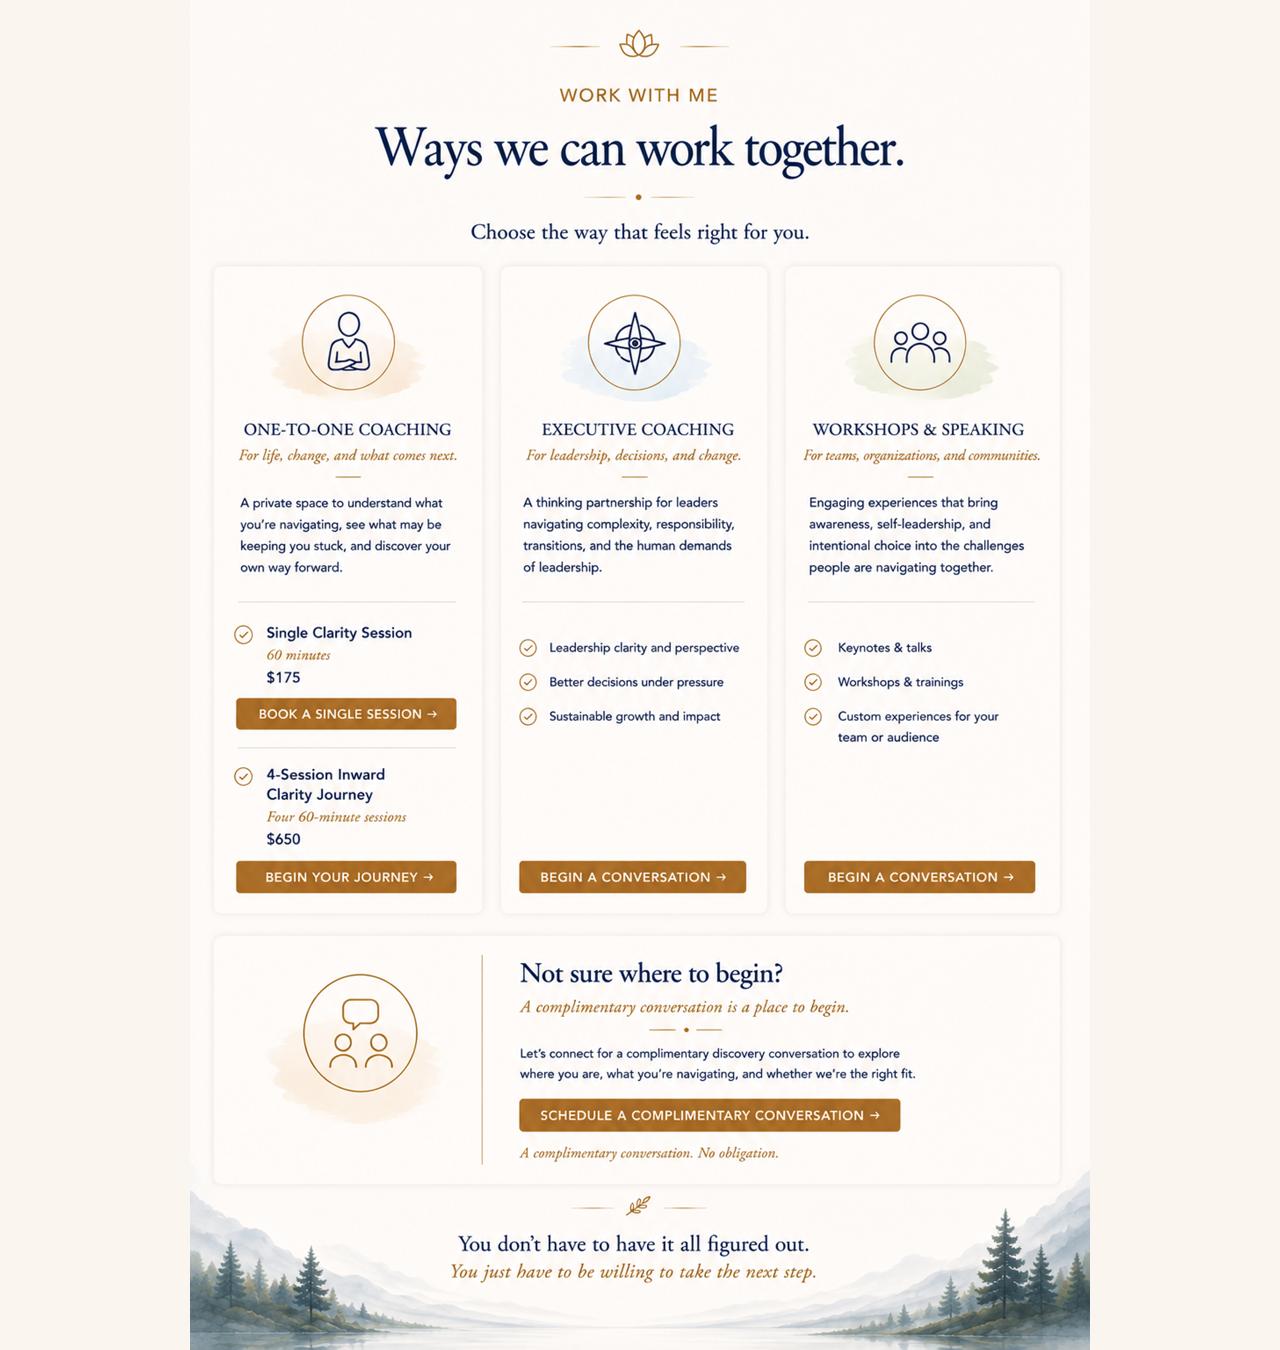
<file: ways-to-work-together/index.html>
<!doctype html>
<html lang="en"><head><meta charset="utf-8"><meta name="viewport" content="width=device-width,initial-scale=1">
<title>Ways We Can Work Together — Inward Clarity</title><link rel="stylesheet" href="styles.css"></head>
<body><main class="screen">
<img src="screen-12.png" alt="Ways we can work together">
<a class="single" href="#" aria-label="Book a single session"></a>
<a class="journey" href="#" aria-label="Begin your journey"></a>
<a class="executive" href="#" aria-label="Begin a conversation about executive coaching"></a>
<a class="workshops" href="#" aria-label="Begin a conversation about workshops and speaking"></a>
<a class="complimentary" href="#" aria-label="Schedule a complimentary conversation"></a>
</main></body></html>
</file>
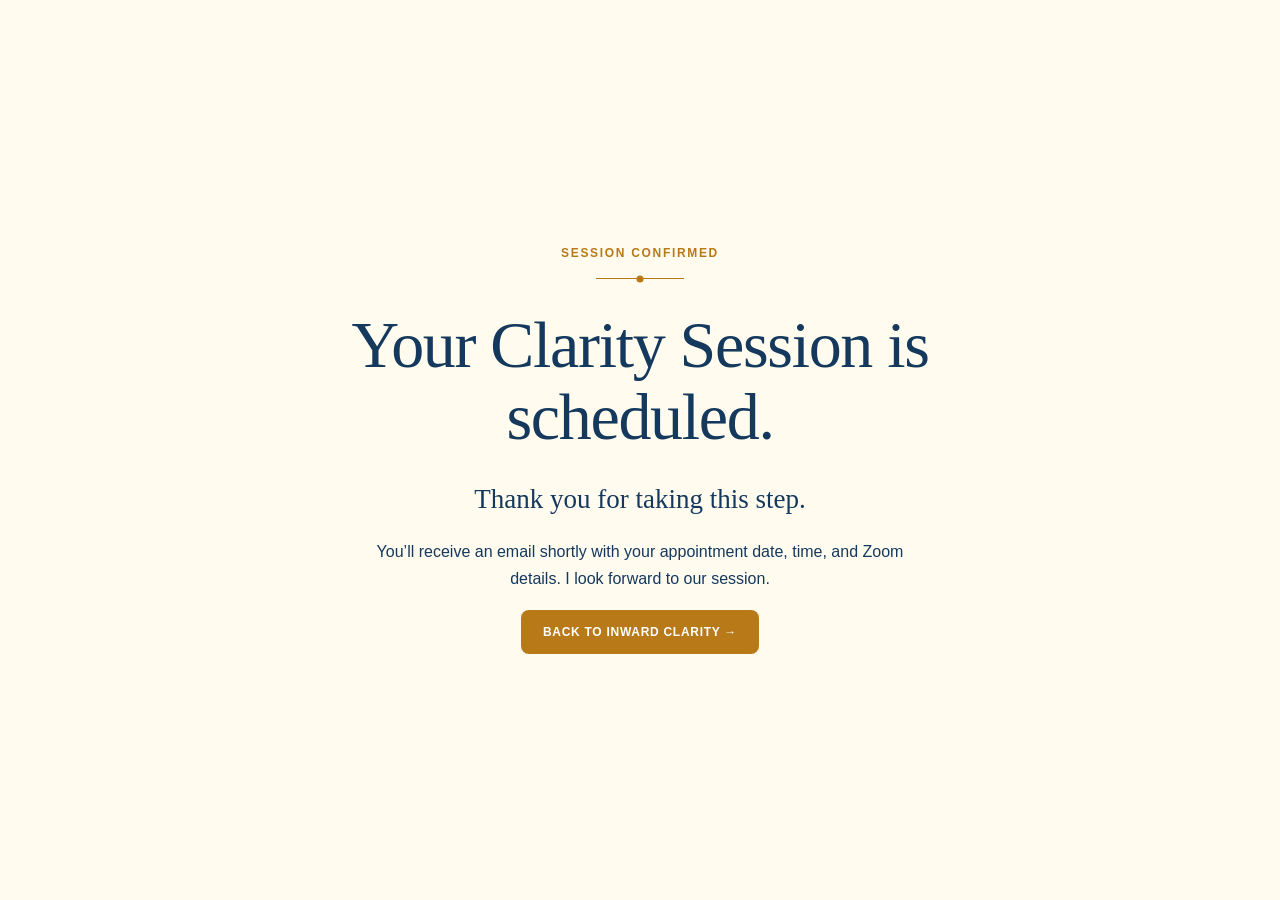
<file: clarity-session-confirmed.html>
<!doctype html>
<html lang="en">
<head>
  <meta charset="utf-8" />
  <meta name="viewport" content="width=device-width, initial-scale=1" />
  <title>Your Clarity Session Is Scheduled | Inward Clarity</title>
  <style>
    :root{
      --ivory:#FFFCEF;
      --navy:#15385D;
      --gold:#B87918;
      --white:#FFFFFF;
    }
    *{box-sizing:border-box;}
    html,body{margin:0;min-height:100%;background:var(--ivory);color:var(--navy);}
    body{font-family:Arial,Helvetica,sans-serif;}
    .page{
      min-height:100vh;min-height:100svh;
      display:flex;align-items:center;justify-content:center;
      padding:48px 24px;background:var(--ivory);
    }
    .content{width:min(760px,100%);text-align:center;margin:0 auto;}
    .eyebrow{
      margin:0 0 18px;font-size:12px;line-height:1.2;letter-spacing:.14em;
      font-weight:700;color:var(--gold);text-transform:uppercase;
    }
    .rule{
      width:88px;height:1px;background:var(--gold);margin:0 auto 30px;position:relative;
    }
    .rule::after{
      content:"";width:7px;height:7px;border-radius:50%;background:var(--gold);
      position:absolute;left:50%;top:50%;transform:translate(-50%,-50%);
    }
    h1{
      margin:0 auto;max-width:720px;font-family:Georgia,"Times New Roman",serif;
      font-weight:400;font-size:clamp(38px,6vw,66px);line-height:1.08;letter-spacing:-.02em;
      color:var(--navy);
    }
    .lead{
      margin:28px auto 0;max-width:560px;font-family:Georgia,"Times New Roman",serif;
      font-size:clamp(20px,2.8vw,27px);line-height:1.45;color:var(--navy);
    }
    .detail{
      margin:20px auto 0;max-width:560px;font-size:16px;line-height:1.65;color:var(--navy);
    }
    .return-note{margin:36px auto 0;font-size:13px;line-height:1.5;color:var(--navy);opacity:.78;}
    .cta{
      display:inline-flex;align-items:center;justify-content:center;margin-top:18px;
      padding:13px 22px;min-height:44px;border-radius:8px;background:var(--gold);
      color:var(--white);text-decoration:none;font-size:12px;line-height:1;
      letter-spacing:.06em;font-weight:700;text-transform:uppercase;
    }
    .cta:focus-visible{outline:3px solid var(--navy);outline-offset:4px;}
    @media (max-width:600px){
      .page{padding:36px 22px;}
      .eyebrow{margin-bottom:16px;}
      .rule{margin-bottom:26px;}
      .lead{margin-top:24px;}
      .detail{font-size:15px;}
      .return-note{margin-top:30px;}
    }
  </style>
</head>
<body>
  <main class="page" aria-labelledby="confirmation-title">
    <section class="content">
      <p class="eyebrow">Session Confirmed</p>
      <div class="rule" aria-hidden="true"></div>
      <h1 id="confirmation-title">Your Clarity Session is scheduled.</h1>
      <p class="lead">Thank you for taking this step.</p>
      <p class="detail">
        You’ll receive an email shortly with your appointment date, time, and Zoom details.
        I look forward to our session.
      </p>
      
      <a class="cta" href="/">Back to Inward Clarity →</a>
    </section>
  </main>
</body>
</html>
</file>
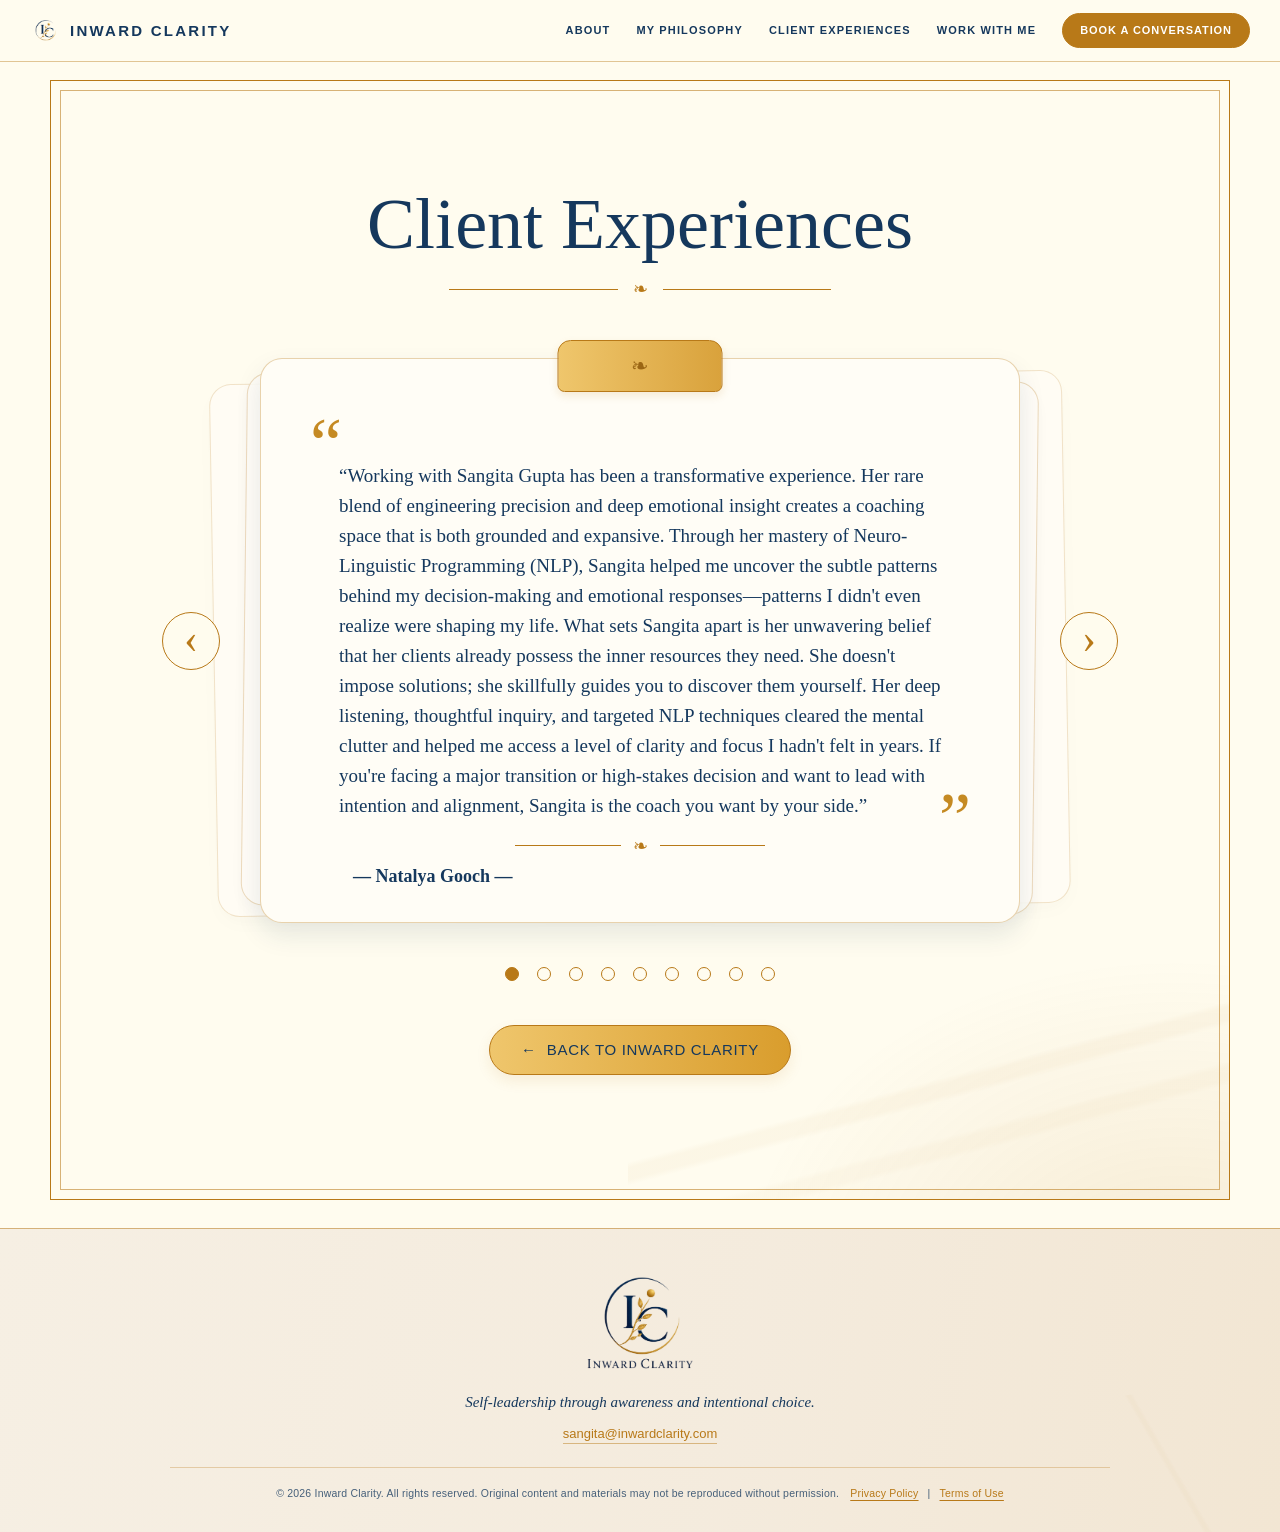
<file: client-experiences.html>
<!doctype html><html lang="en"><head><meta charset="utf-8"><meta name="viewport" content="width=device-width, initial-scale=1, viewport-fit=cover"><title>Client Experiences | Inward Clarity</title>
<style>
:root{--ivory:#FFFCEF;--navy:#15385D;--gold:#B87918;--paper:#fffdf6;--line:rgba(184,121,24,.76)}*{box-sizing:border-box}html,body{margin:0;background:var(--ivory);color:var(--navy)}body{font-family:Georgia,'Times New Roman',serif;-webkit-font-smoothing:antialiased}
.shell{position:relative;width:min(1180px,calc(100% - 32px));margin:18px auto 28px;min-height:1120px;padding:105px 80px 42px;overflow:hidden;border:1.5px solid var(--gold);background:var(--ivory)}.shell:before{content:"";position:absolute;inset:9px;border:1px solid rgba(184,121,24,.56);pointer-events:none}.shell:after{content:"";position:absolute;right:-11%;bottom:-7%;width:62%;height:36%;background:radial-gradient(ellipse at 75% 100%,rgba(184,121,24,.13),transparent 56%),linear-gradient(165deg,transparent 0 48%,rgba(184,121,24,.045) 49% 51%,transparent 52% 58%,rgba(184,121,24,.032) 59% 61%,transparent 62%);pointer-events:none}
.content{position:relative;z-index:3;max-width:980px;margin:auto}h1{font-size:clamp(48px,5.7vw,72px);font-weight:500;line-height:1.06;text-align:center;margin:0 0 16px;color:var(--navy)}.orn{display:flex;align-items:center;gap:15px;width:39%;margin:0 auto 58px;color:var(--gold)}.orn:before,.orn:after,.card-orn:before,.card-orn:after{content:"";height:1px;background:var(--gold);flex:1}.orn span,.card-orn span{font-size:18px}
.deck{position:relative;width:min(760px,80vw);height:565px;margin:0 auto 44px}.deck:before,.deck:after{content:"";position:absolute;left:50%;top:19px;transform:translateX(-50%);height:94%;border:1px solid rgba(184,121,24,.30);border-radius:22px;background:#fffdf7;box-shadow:0 8px 20px rgba(21,56,93,.035)}.deck:before{width:112%;transform:translateX(-50%) rotate(-1deg);opacity:.65}.deck:after{width:104%;transform:translateX(-50%) rotate(.7deg);opacity:.86}.tab{position:absolute;z-index:8;left:50%;top:-18px;transform:translateX(-50%);width:165px;height:52px;border:1px solid var(--gold);border-radius:13px 13px 7px 7px;background:linear-gradient(90deg,#efc66c,#d9a23c);box-shadow:0 4px 9px rgba(184,121,24,.14)}.tab:after{content:"❧";position:absolute;inset:0;display:grid;place-items:center;color:#9b6614;font-size:21px}
.card{position:absolute;z-index:6;inset:0;display:none;flex-direction:column;border:1px solid rgba(184,121,24,.33);border-radius:22px;background:#fffdf6;box-shadow:0 12px 26px rgba(21,56,93,.10);padding:74px 58px 34px}.card.active{display:flex}.quote-sign{position:absolute;color:#c58a23;font-size:72px;line-height:1;font-family:Georgia,serif}.quote-sign.open{top:49px;left:49px}.quote-sign.close{right:48px;bottom:68px}.quote-scroll{flex:1;min-height:0;overflow-y:auto;padding:24px 18px 8px 20px;margin-top:4px;scrollbar-width:thin;scrollbar-color:rgba(184,121,24,.55) transparent}.quote-scroll::-webkit-scrollbar{width:7px}.quote-scroll::-webkit-scrollbar-thumb{background:rgba(184,121,24,.48);border-radius:10px}.quote-scroll p{margin:0;font-size:19px;line-height:1.58;font-style:normal;text-align:left;color:var(--navy)}.card-orn{display:flex;align-items:center;gap:12px;width:39%;margin:10px auto 8px;color:var(--gold)}.person{flex:none;text-align:left;padding-left:34px;font-size:18px;font-weight:700;line-height:1.3;color:var(--navy)}
.arrow{position:absolute;z-index:10;top:50%;transform:translateY(-50%);width:58px;height:58px;border-radius:50%;border:1.5px solid var(--gold);background:rgba(255,252,239,.94);color:var(--gold);font:300 42px/1 Georgia,serif;cursor:pointer;display:grid;place-items:center;padding:0 0 4px}.prev{left:-98px}.next{right:-98px}.dots{display:flex;justify-content:center;gap:18px;margin:0 0 44px}.dot{width:14px;height:14px;padding:0;border:1.5px solid var(--gold);border-radius:50%;background:transparent;cursor:pointer}.dot.active{background:var(--gold)}.back-wrap{text-align:center}.back{display:inline-flex;align-items:center;gap:10px;background:linear-gradient(90deg,#efc66c,#d99d2d);color:var(--navy);text-decoration:none;border:1px solid var(--gold);border-radius:999px;padding:15px 31px;font:500 15px/1.2 Arial,sans-serif;letter-spacing:.045em;box-shadow:0 6px 14px rgba(184,121,24,.11)}
.botanical{position:absolute;z-index:1;pointer-events:none}.botanical path{fill:none;stroke-linecap:round;stroke-linejoin:round}.topbranch{right:-5px;top:4px;width:240px;height:320px;opacity:.68}.topbranch path{stroke:var(--gold);stroke-width:1.15}.topbranch .navy{stroke:var(--navy);opacity:.7}.leftbranch{left:-25px;bottom:55px;width:160px;height:460px;opacity:.58}.leftbranch path{stroke:var(--gold);stroke-width:1.15}.tree{right:2px;bottom:44px;width:310px;height:470px;opacity:.12}.tree path{stroke:var(--gold);stroke-width:1.05}
@media(max-width:980px){.shell{width:100%;margin:0;min-height:100vh;padding:66px 22px 34px;border-left:0;border-right:0}.shell:before{inset:7px}h1{font-size:42px}.orn{width:60%;margin-bottom:42px}.deck{width:calc(100% - 54px);height:540px}.deck:before{width:108%}.deck:after{width:103%}.card{padding:66px 38px 30px}.quote-scroll{padding:18px 10px 8px 12px}.quote-scroll p{font-size:17px;line-height:1.55}.quote-sign{font-size:58px}.quote-sign.open{top:44px;left:30px}.quote-sign.close{right:28px;bottom:64px}.person{font-size:16px;padding-left:12px}.prev{left:-42px}.next{right:-42px}.arrow{width:48px;height:48px;font-size:34px}.topbranch{width:150px;opacity:.34}.leftbranch{width:95px;opacity:.22}.tree{width:190px;opacity:.06}.dots{gap:11px}.dot{width:11px;height:11px}}

.botanical,.tree,.scenery,.landscape{display:none!important}
</style><link rel="stylesheet" href="site-chrome.css">
</head><body>
<header class="ic-header" id="site-header">
  <div class="ic-header-inner">
    <a class="ic-brand" href="index.html#welcome"><img class="ic-brand-mark" src="assets/header-logo-mark.png" alt=""><span>INWARD CLARITY</span></a>
    <button class="ic-menu-toggle" type="button" aria-label="Open navigation" aria-expanded="false"><span></span><span></span><span></span></button>
    <nav class="ic-nav" aria-label="Primary navigation">
      <a href="index.html#screen9">ABOUT</a>
      <a href="index.html#my-philosophy">MY PHILOSOPHY</a>
      <a href="client-experiences.html">CLIENT EXPERIENCES</a>
      <a href="index.html#begin-where-you-are">WORK WITH ME</a>
      <a class="ic-book" href="https://app.paperbell.com/checkout/bookings/new?package_id=143138">BOOK A CONVERSATION</a>
    </nav>
  </div>
</header>
<main class="shell">
<div class="content"><h1>Client Experiences</h1><div class="orn"><span>❧</span></div><div class="deck"><div class="tab" aria-hidden="true"></div><article class="card active" data-index="0" aria-hidden="false"><div class="quote-sign open">“</div><div class="quote-scroll"><p>“Working with Sangita Gupta has been a transformative experience. Her rare blend of engineering precision and deep emotional insight creates a coaching space that is both grounded and expansive. Through her mastery of Neuro-Linguistic Programming (NLP), Sangita helped me uncover the subtle patterns behind my decision-making and emotional responses—patterns I didn't even realize were shaping my life. What sets Sangita apart is her unwavering belief that her clients already possess the inner resources they need. She doesn't impose solutions; she skillfully guides you to discover them yourself. Her deep listening, thoughtful inquiry, and targeted NLP techniques cleared the mental clutter and helped me access a level of clarity and focus I hadn't felt in years. If you're facing a major transition or high-stakes decision and want to lead with intention and alignment, Sangita is the coach you want by your side.”</p></div><div class="quote-sign close">”</div><div class="card-orn"><span>❧</span></div><div class="person">— Natalya Gooch —</div></article><article class="card" data-index="1" aria-hidden="true"><div class="quote-sign open">“</div><div class="quote-scroll"><p>“I'm grateful for my hour-long coaching session with Sangita at RLLB2025. She created a calm, focused space and acted as a precise mirror, reflecting my own language back to me so I could clearly hear the patterns in my thinking. Together we mapped where those patterns help, where they get in the way, and what they tend to protect. Sangita offered straightforward practices for noticing when I'm slipping into unhelpful loops and for interrupting and redirecting them. The session felt both insightful and actionable. I left with clarity, a couple of easy habits to apply immediately, and renewed confidence. I would wholeheartedly recommend working with her.”</p></div><div class="quote-sign close">”</div><div class="card-orn"><span>❧</span></div><div class="person">— Gabriel Saunders —</div></article><article class="card" data-index="2" aria-hidden="true"><div class="quote-sign open">“</div><div class="quote-scroll"><p>“Working with Sangita as my life coach has been truly transformative. Her calm, grounded presence created a safe space for me to navigate some of the most difficult times in my life. With her support, I was able to reach milestones I never thought possible. Healing wasn't a quick fix—it was a journey, and Sangita walked every step of it with me. I'm deeply grateful for her patience and wisdom, and I couldn't recommend her more highly to anyone looking for real, lasting change. It's truly an inward clarity that simple review won't give it justice.”</p></div><div class="quote-sign close">”</div><div class="card-orn"><span>❧</span></div><div class="person">— Nermine George —</div></article><article class="card" data-index="3" aria-hidden="true"><div class="quote-sign open">“</div><div class="quote-scroll"><p>“I've sampled a lot of "executive coaching," and this was the first session that felt both human and actionable. Sangita built rapid trust, mirrored my story accurately, and then—through precise, well-timed questions—helped me turn vague frustration into a specific routine I can start today. I liked how she connected mindset to environment (who's in the room, what I see, what success looks like) and anchored it with NLP techniques. If you want clarity plus promptly usable steps, she delivers.”</p></div><div class="quote-sign close">”</div><div class="card-orn"><span>❧</span></div><div class="person">— Marc Mandel (Wellness Company General Counsel) —</div></article><article class="card" data-index="4" aria-hidden="true"><div class="quote-sign open">“</div><div class="quote-scroll"><p>“Working with Sangita was an incredibly valuable experience! She has a natural ability to engage deeply in conversation, asking thoughtful and insightful questions that unlocked clarity and guided me toward practical next steps. What stood out to me most was how seamlessly she created a space for reflection, while also grounding our session in actionable strategies I could immediately apply. Although executive coaching is often seen as a resource for more experienced professionals, I found it immeasurable in my early career. Sangita provided tools and perspectives that are already helping me strengthen my skill set, build authority, and position myself for long-term advancement. I left the session not only with greater clarity, but also with a renewed sense of confidence and purpose in how I can grow as a professional. I would recommend Sangita's coaching to professionals at any stage of their careers who are serious about elevating their impact and unlocking new levels of growth.”</p></div><div class="quote-sign close">”</div><div class="card-orn"><span>❧</span></div><div class="person">— Tatiana Milner —</div></article><article class="card" data-index="5" aria-hidden="true"><div class="quote-sign open">“</div><div class="quote-scroll"><p>“Working with Sangita has been truly transformational. Her calm presence and deep listening created a space of trust where I felt seen and understood. She helped me raise awareness, reframe limiting beliefs that no longer served me, and open up to new perspectives. As a result, I've made wiser decisions and adjusted my behavior in ways that feel more aligned, authentic, and supportive of my goals. Sangita's strong rapport, clarity, and intuitive guidance make her an exceptional coach.”</p></div><div class="quote-sign close">”</div><div class="card-orn"><span>❧</span></div><div class="person">— Ségolène Thiébeauld —</div></article><article class="card" data-index="6" aria-hidden="true"><div class="quote-sign open">“</div><div class="quote-scroll"><p>“I really enjoyed my session with Sangita during a business conference in August. Though our time was short, I found her insights and guidance incredibly helpful and empowering. She was incredibly gentle as I talked through some of the challenges I wanted to overcome in my professional career and helped me realize what could be the sources of these issues and how I might overcome them. I hope to work with Sangita again. She has incredible energy, and I know I have much to learn from her.”</p></div><div class="quote-sign close">”</div><div class="card-orn"><span>❧</span></div><div class="person">— Arianna Recidoro —</div></article><article class="card" data-index="7" aria-hidden="true"><div class="quote-sign open">“</div><div class="quote-scroll"><p>“I had the chance to work with Sangita Gupta during the Running Legal Like a Business conference, and it was such a valuable experience. She gave me clear and thoughtful guidance on how to approach a challenging situation at work. She encouraged me to clarify my own intentions and go into difficult conversations with more openness and confidence. It was simple but powerful advice that really shifted my perspective on handling a difficult situation. Sangita has a warm and approachable style, and I left our session with tools I could use immediately. I'd highly recommend her to anyone looking for practical, supportive and insightful coaching.”</p></div><div class="quote-sign close">”</div><div class="card-orn"><span>❧</span></div><div class="person">— Anna Wirth-Granlund —</div></article><article class="card" data-index="8" aria-hidden="true"><div class="quote-sign open">“</div><div class="quote-scroll"><p>“When I think of an exceptional coach, Sangita immediately comes to mind. She has a rare ability to hold a deep, spacious presence; one that allows you to explore the inner landscape of your thoughts, behaviors, and intentions without fear or judgment. What sets Sangita apart is her gentle, intuitive way of guiding you back to your own strength. With kindness and unwavering support, she asks just the right questions, the kind that shift your perspective and bring you back to resourcefulness, even in the toughest moments. Sangita supported me through one of the most challenging times of my life,  a time marked by grief and a deep sense of uncertainty. With her, I felt completely seen. Not just understood, but truly seen for who I am at my core. Her getting me was transformative in its own merit but it didn’t stop there, she then supported me in finding my own solution- I felt so empowered and supported which set me straight to the path of taking action towards my desired goal. Sangita has a powerful magic, the ability to recognize your true nature and help you flourish , whether it’s a state of mind, a newfound confidence, or a clear, actionable strategy. What makes Sangita truly extraordinary is her belief in your potential. She wants you to succeed on your own terms, and she brings her full presence and skill to help you get there from feeling stuck, to realization, to meaningful action, and ultimately, to measurable success. I can’t recommend Sangita enough to anyone who is navigating a major transition and seeking real, lasting success through self-empowerment. Working with her has been a gift.”</p></div><div class="quote-sign close">”</div><div class="card-orn"><span>❧</span></div><div class="person">— Antigona Ulndreaj —</div></article><button class="arrow prev" aria-label="Previous client experience">‹</button><button class="arrow next" aria-label="Next client experience">›</button></div><div class="dots"><button class="dot active" data-go="0" aria-label="Show client experience 1"></button><button class="dot" data-go="1" aria-label="Show client experience 2"></button><button class="dot" data-go="2" aria-label="Show client experience 3"></button><button class="dot" data-go="3" aria-label="Show client experience 4"></button><button class="dot" data-go="4" aria-label="Show client experience 5"></button><button class="dot" data-go="5" aria-label="Show client experience 6"></button><button class="dot" data-go="6" aria-label="Show client experience 7"></button><button class="dot" data-go="7" aria-label="Show client experience 8"></button><button class="dot" data-go="8" aria-label="Show client experience 9"></button></div><div class="back-wrap"><a class="back" href="index.html#client-experiences">← <span>BACK TO INWARD CLARITY</span></a></div></div></main>
<script>const cards=[...document.querySelectorAll('.card')],dots=[...document.querySelectorAll('.dot')];let current=0;function show(n){current=(n+cards.length)%cards.length;cards.forEach((c,i)=>{c.classList.toggle('active',i===current);c.setAttribute('aria-hidden',i===current?'false':'true');if(i===current)c.querySelector('.quote-scroll').scrollTop=0});dots.forEach((d,i)=>d.classList.toggle('active',i===current));}document.querySelector('.prev').onclick=()=>show(current-1);document.querySelector('.next').onclick=()=>show(current+1);dots.forEach(d=>d.onclick=()=>show(+d.dataset.go));document.addEventListener('keydown',e=>{if(e.key==='ArrowLeft')show(current-1);if(e.key==='ArrowRight')show(current+1)});</script>
<footer class="ic-footer">
  <div class="ic-footer-brand"><img class="ic-footer-logo" src="assets/footer-logo-full.png" alt="Inward Clarity"></div>
  <p class="ic-footer-tagline">Self-leadership through awareness and intentional choice.</p>
  <a class="ic-footer-email" href="mailto:sangita@inwardclarity.com">sangita@inwardclarity.com</a>
  <div class="ic-footer-legal">
    © 2026 Inward Clarity. All rights reserved. Original content and materials may not be reproduced without permission.
    <span class="legal-links"><a href="privacy-policy.html">Privacy Policy</a><span aria-hidden="true">|</span><a href="terms-of-use.html">Terms of Use</a></span>
  </div>
</footer>
<script>
(function(){var h=document.getElementById('site-header');if(!h)return;var b=h.querySelector('.ic-menu-toggle');b.addEventListener('click',function(){var o=h.classList.toggle('menu-open');b.setAttribute('aria-expanded',o?'true':'false')});h.querySelectorAll('.ic-nav a').forEach(function(a){a.addEventListener('click',function(){h.classList.remove('menu-open');b.setAttribute('aria-expanded','false')})});})();
</script>

</body></html>
</file>
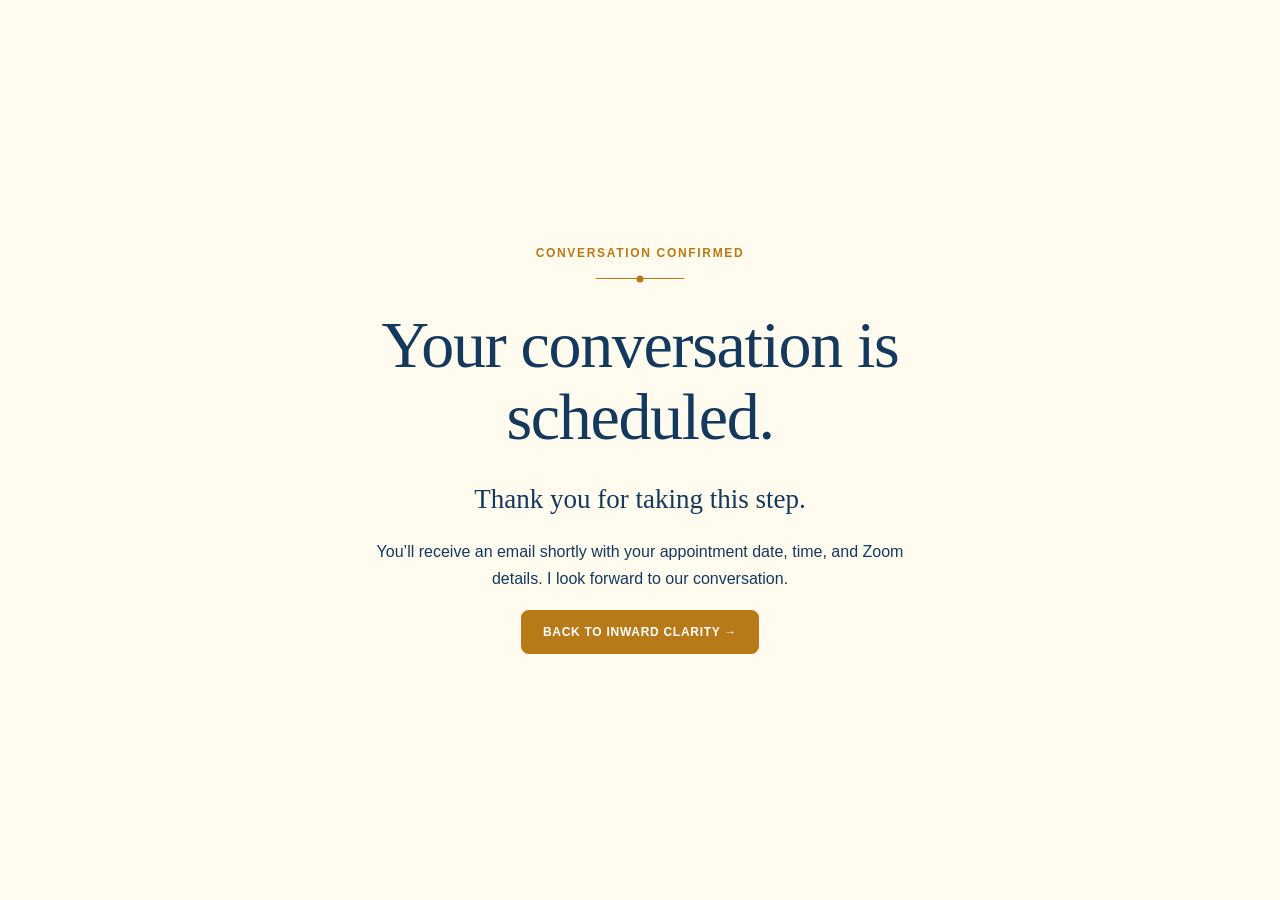
<file: conversation-confirmed.html>
<!doctype html>
<html lang="en">
<head>
  <meta charset="utf-8" />
  <meta name="viewport" content="width=device-width, initial-scale=1" />
  <title>Your Conversation Is Scheduled | Inward Clarity</title>
  <style>
    :root{
      --ivory:#FFFCEF;
      --navy:#15385D;
      --gold:#B87918;
      --white:#FFFFFF;
    }
    *{box-sizing:border-box;}
    html,body{margin:0;min-height:100%;background:var(--ivory);color:var(--navy);}
    body{font-family:Arial,Helvetica,sans-serif;}
    .page{
      min-height:100vh;min-height:100svh;
      display:flex;align-items:center;justify-content:center;
      padding:48px 24px;background:var(--ivory);
    }
    .content{width:min(760px,100%);text-align:center;margin:0 auto;}
    .eyebrow{
      margin:0 0 18px;font-size:12px;line-height:1.2;letter-spacing:.14em;
      font-weight:700;color:var(--gold);text-transform:uppercase;
    }
    .rule{
      width:88px;height:1px;background:var(--gold);margin:0 auto 30px;position:relative;
    }
    .rule::after{
      content:"";width:7px;height:7px;border-radius:50%;background:var(--gold);
      position:absolute;left:50%;top:50%;transform:translate(-50%,-50%);
    }
    h1{
      margin:0 auto;max-width:720px;font-family:Georgia,"Times New Roman",serif;
      font-weight:400;font-size:clamp(38px,6vw,66px);line-height:1.08;letter-spacing:-.02em;
      color:var(--navy);
    }
    .lead{
      margin:28px auto 0;max-width:560px;font-family:Georgia,"Times New Roman",serif;
      font-size:clamp(20px,2.8vw,27px);line-height:1.45;color:var(--navy);
    }
    .detail{
      margin:20px auto 0;max-width:560px;font-size:16px;line-height:1.65;color:var(--navy);
    }
    .return-note{margin:36px auto 0;font-size:13px;line-height:1.5;color:var(--navy);opacity:.78;}
    .cta{
      display:inline-flex;align-items:center;justify-content:center;margin-top:18px;
      padding:13px 22px;min-height:44px;border-radius:8px;background:var(--gold);
      color:var(--white);text-decoration:none;font-size:12px;line-height:1;
      letter-spacing:.06em;font-weight:700;text-transform:uppercase;
    }
    .cta:focus-visible{outline:3px solid var(--navy);outline-offset:4px;}
    @media (max-width:600px){
      .page{padding:36px 22px;}
      .eyebrow{margin-bottom:16px;}
      .rule{margin-bottom:26px;}
      .lead{margin-top:24px;}
      .detail{font-size:15px;}
      .return-note{margin-top:30px;}
    }
  </style>
</head>
<body>
  <main class="page" aria-labelledby="confirmation-title">
    <section class="content">
      <p class="eyebrow">Conversation Confirmed</p>
      <div class="rule" aria-hidden="true"></div>
      <h1 id="confirmation-title">Your conversation is scheduled.</h1>
      <p class="lead">Thank you for taking this step.</p>
      <p class="detail">
        You’ll receive an email shortly with your appointment date, time, and Zoom details.
        I look forward to our conversation.
      </p>
      
      <a class="cta" href="/">Back to Inward Clarity →</a>
    </section>
  </main>
</body>
</html>
</file>
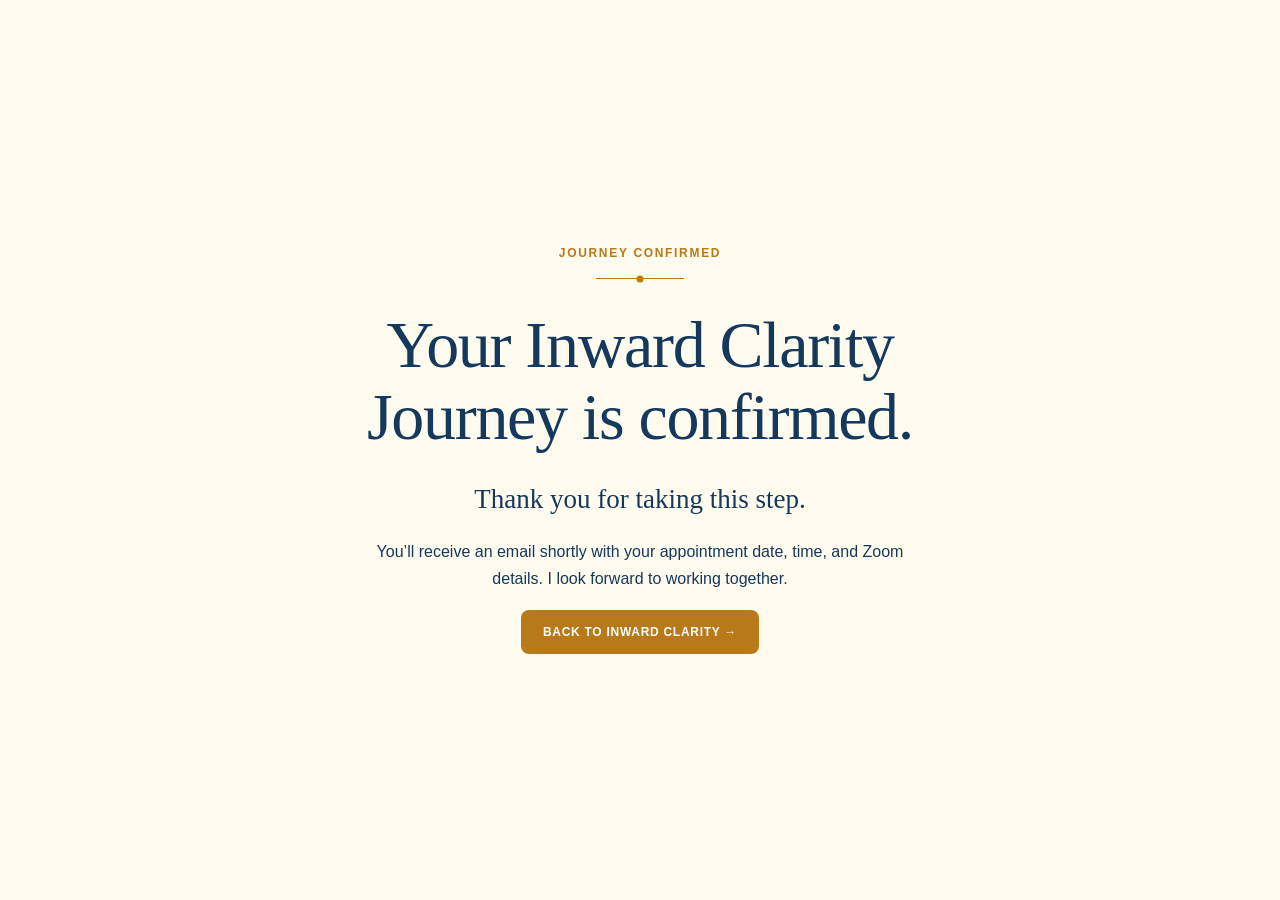
<file: inward-clarity-journey-confirmed.html>
<!doctype html>
<html lang="en">
<head>
  <meta charset="utf-8" />
  <meta name="viewport" content="width=device-width, initial-scale=1" />
  <title>Your Inward Clarity Journey Is Confirmed | Inward Clarity</title>
  <style>
    :root{
      --ivory:#FFFCEF;
      --navy:#15385D;
      --gold:#B87918;
      --white:#FFFFFF;
    }
    *{box-sizing:border-box;}
    html,body{margin:0;min-height:100%;background:var(--ivory);color:var(--navy);}
    body{font-family:Arial,Helvetica,sans-serif;}
    .page{
      min-height:100vh;min-height:100svh;
      display:flex;align-items:center;justify-content:center;
      padding:48px 24px;background:var(--ivory);
    }
    .content{width:min(760px,100%);text-align:center;margin:0 auto;}
    .eyebrow{
      margin:0 0 18px;font-size:12px;line-height:1.2;letter-spacing:.14em;
      font-weight:700;color:var(--gold);text-transform:uppercase;
    }
    .rule{
      width:88px;height:1px;background:var(--gold);margin:0 auto 30px;position:relative;
    }
    .rule::after{
      content:"";width:7px;height:7px;border-radius:50%;background:var(--gold);
      position:absolute;left:50%;top:50%;transform:translate(-50%,-50%);
    }
    h1{
      margin:0 auto;max-width:720px;font-family:Georgia,"Times New Roman",serif;
      font-weight:400;font-size:clamp(38px,6vw,66px);line-height:1.08;letter-spacing:-.02em;
      color:var(--navy);
    }
    .lead{
      margin:28px auto 0;max-width:560px;font-family:Georgia,"Times New Roman",serif;
      font-size:clamp(20px,2.8vw,27px);line-height:1.45;color:var(--navy);
    }
    .detail{
      margin:20px auto 0;max-width:560px;font-size:16px;line-height:1.65;color:var(--navy);
    }
    .return-note{margin:36px auto 0;font-size:13px;line-height:1.5;color:var(--navy);opacity:.78;}
    .cta{
      display:inline-flex;align-items:center;justify-content:center;margin-top:18px;
      padding:13px 22px;min-height:44px;border-radius:8px;background:var(--gold);
      color:var(--white);text-decoration:none;font-size:12px;line-height:1;
      letter-spacing:.06em;font-weight:700;text-transform:uppercase;
    }
    .cta:focus-visible{outline:3px solid var(--navy);outline-offset:4px;}
    @media (max-width:600px){
      .page{padding:36px 22px;}
      .eyebrow{margin-bottom:16px;}
      .rule{margin-bottom:26px;}
      .lead{margin-top:24px;}
      .detail{font-size:15px;}
      .return-note{margin-top:30px;}
    }
  </style>
</head>
<body>
  <main class="page" aria-labelledby="confirmation-title">
    <section class="content">
      <p class="eyebrow">Journey Confirmed</p>
      <div class="rule" aria-hidden="true"></div>
      <h1 id="confirmation-title">Your Inward Clarity Journey is confirmed.</h1>
      <p class="lead">Thank you for taking this step.</p>
      <p class="detail">
        You’ll receive an email shortly with your appointment date, time, and Zoom details.
        I look forward to working together.
      </p>
      
      <a class="cta" href="/">Back to Inward Clarity →</a>
    </section>
  </main>
</body>
</html>
</file>
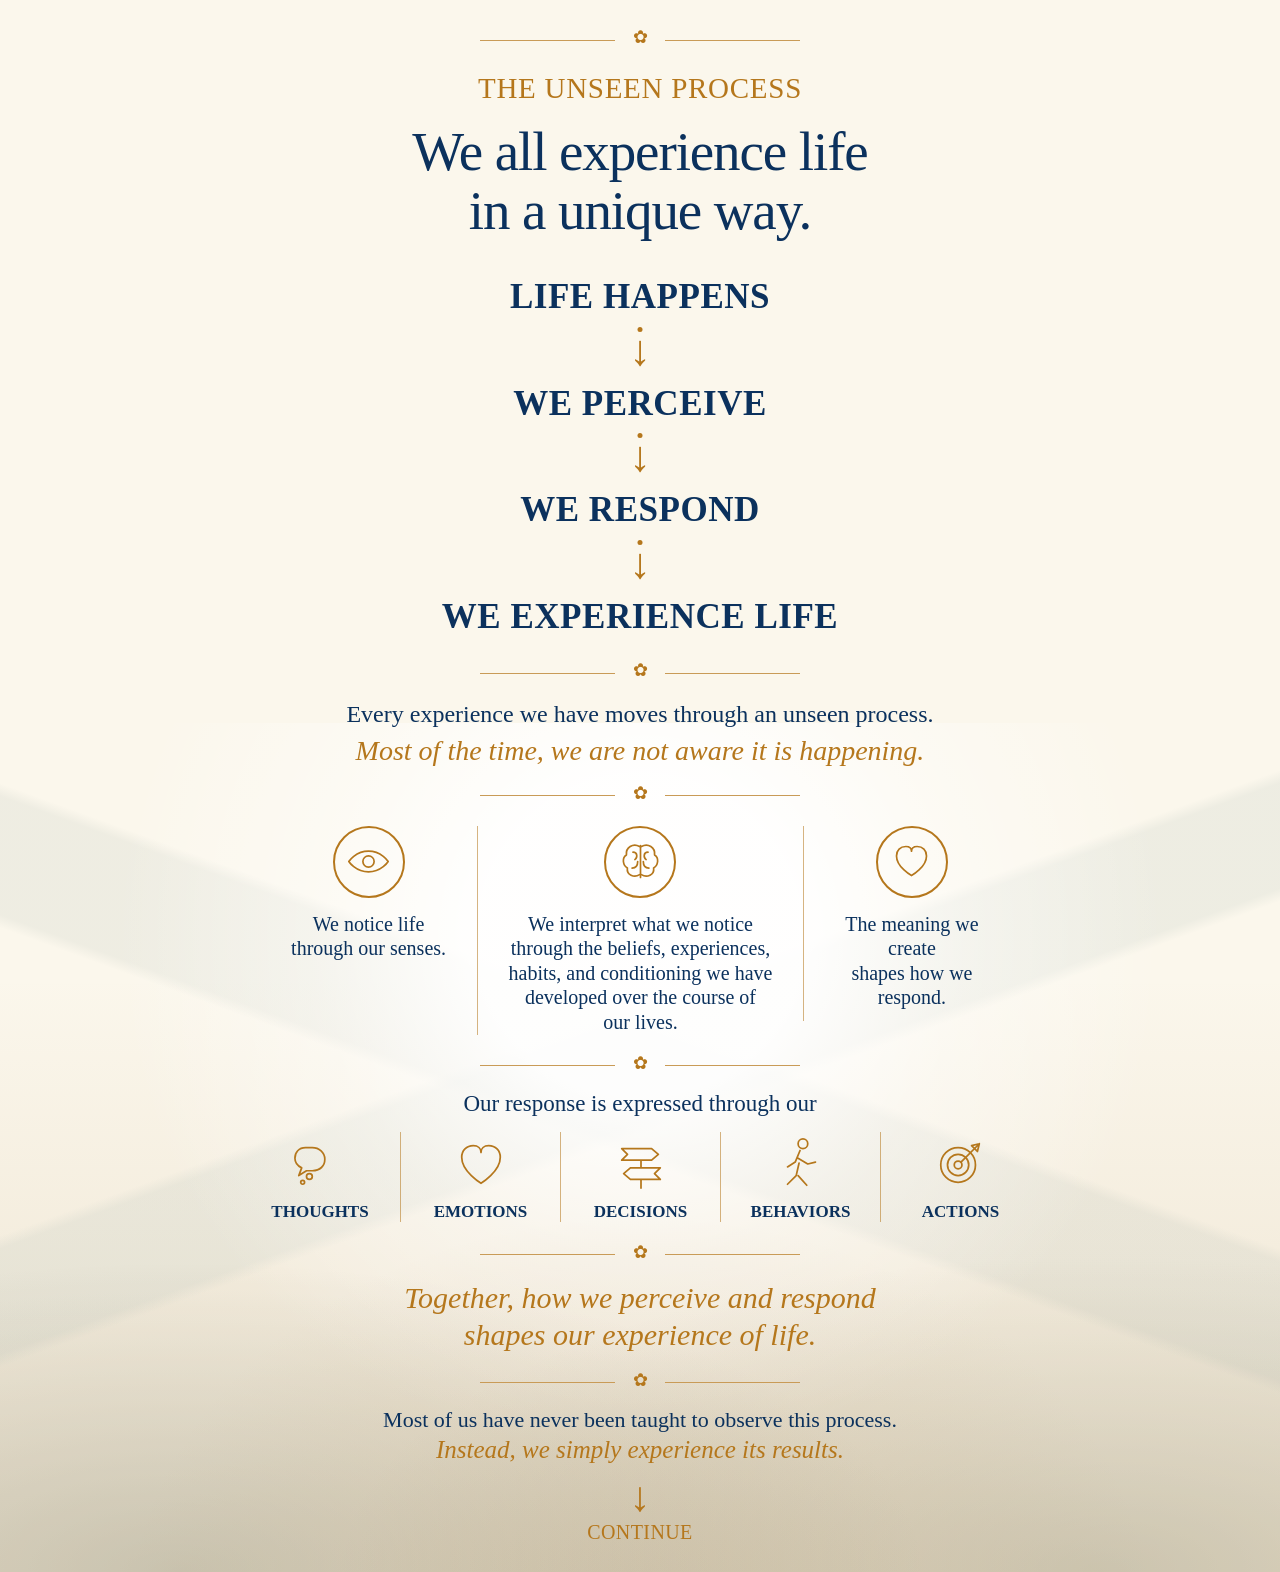
<file: Inward_Clarity_Screen4_Responsive_v1.html>
<!doctype html>
<html lang="en">
<head>
<meta charset="utf-8">
<meta name="viewport" content="width=device-width, initial-scale=1, viewport-fit=cover">
<title>Inward Clarity — The Unseen Process</title>
<style>
:root{
  --ivory:#fbf7ec;
  --navy:#0b315d;
  --gold:#b5771c;
  --gold-soft:#c99b57;
  --serif: Georgia, "Times New Roman", serif;
}
*{box-sizing:border-box}
html{scroll-behavior:smooth}
body{
  margin:0;
  background:var(--ivory);
  color:var(--navy);
  font-family:var(--serif);
}
.screen4{
  position:relative;
  isolation:isolate;
  overflow:hidden;
  min-height:100vh;
  background:
    linear-gradient(to bottom,
      rgba(251,247,236,1) 0%,
      rgba(251,247,236,1) 48%,
      rgba(251,247,236,.92) 60%,
      rgba(251,247,236,.52) 79%,
      rgba(251,247,236,.14) 100%);
}
.screen4::before{
  content:"";
  position:absolute;
  z-index:-2;
  left:0; right:0; bottom:0;
  height:54%;
  background:
    radial-gradient(ellipse at 50% 25%, rgba(255,255,255,.94) 0 18%, rgba(255,255,255,.40) 36%, transparent 58%),
    linear-gradient(160deg, transparent 0 39%, rgba(184,196,188,.20) 40% 48%, transparent 49%),
    linear-gradient(200deg, transparent 0 40%, rgba(181,190,181,.18) 41% 50%, transparent 51%),
    linear-gradient(to top, rgba(188,155,107,.24), transparent 70%);
}
.screen4::after{
  content:"";
  position:absolute;
  z-index:-1;
  left:0; right:0; bottom:0;
  height:29%;
  opacity:.72;
  background:
    radial-gradient(ellipse at 14% 100%, rgba(87,96,76,.32), transparent 48%),
    radial-gradient(ellipse at 86% 100%, rgba(99,103,76,.32), transparent 49%),
    radial-gradient(ellipse at 50% 112%, rgba(176,130,71,.20), transparent 57%);
}
.inner{
  width:min(900px, 100%);
  margin:0 auto;
  padding:32px 42px 28px;
  text-align:center;
}
.divider{
  display:flex;
  width:min(320px, 55%);
  margin:0 auto;
  align-items:center;
  justify-content:center;
  gap:17px;
  color:var(--gold);
}
.divider::before,.divider::after{
  content:"";
  height:1px;
  background:var(--gold-soft);
  flex:1 1 auto;
}
.rosette{
  display:block;
  width:16px;
  height:16px;
  position:relative;
  flex:0 0 16px;
}
.rosette::before{
  content:"✿";
  position:absolute;
  inset:-4px 0 0;
  font-size:18px;
  line-height:18px;
  color:var(--gold);
}
.top-divider{margin-bottom:25px}
.eyebrow{
  margin:0 0 20px;
  color:var(--gold);
  font-size:29px;
  line-height:1.05;
  font-weight:500;
  letter-spacing:.025em;
}
h1{
  margin:0 auto 38px;
  max-width:650px;
  font-size:55px;
  line-height:1.06;
  font-weight:500;
  letter-spacing:-.02em;
}
.process{
  margin:0 auto 29px;
}
.process-step{
  font-size:35px;
  line-height:1.1;
  font-weight:700;
  letter-spacing:.015em;
}
.down{
  height:68px;
  position:relative;
  color:var(--gold);
}
.down::before{
  content:"";
  position:absolute;
  left:50%;
  top:10px;
  width:5px;height:5px;
  border-radius:50%;
  background:var(--gold);
  transform:translateX(-50%);
}
.down::after{
  content:"↓";
  position:absolute;
  left:50%;
  top:12px;
  transform:translateX(-50%);
  font-size:43px;
  font-weight:400;
  line-height:1;
}
.mid-divider{margin-top:25px;margin-bottom:18px}
.explain{
  margin:0 auto 19px;
  max-width:720px;
  font-size:24px;
  line-height:1.28;
}
.explain em{
  display:block;
  margin-top:3px;
  color:var(--gold);
  font-size:28px;
}
.detail-divider{margin-bottom:22px}
.three{
  display:grid;
  grid-template-columns:1fr 1.5fr 1fr;
  align-items:start;
  margin:0 auto 23px;
  max-width:760px;
}
.detail{
  padding:0 22px;
  min-height:195px;
}
.detail + .detail{border-left:1px solid rgba(181,119,28,.55)}
.icon{
  width:72px;height:72px;
  margin:0 auto 14px;
  border:2px solid var(--gold);
  border-radius:50%;
  display:grid;
  place-items:center;
  color:var(--gold);
}
.icon svg{
  width:45px;height:45px;
  fill:none;
  stroke:currentColor;
  stroke-width:1.8;
  stroke-linecap:round;
  stroke-linejoin:round;
}
.detail p{
  margin:0;
  font-size:20px;
  line-height:1.23;
}
.response-divider{margin-bottom:17px}
.response-intro{
  margin:0 0 15px;
  font-size:23px;
}
.response-grid{
  display:grid;
  grid-template-columns:repeat(5,1fr);
  max-width:800px;
  margin:0 auto 25px;
}
.response-item{
  padding:0 15px;
}
.response-item + .response-item{border-left:1px solid rgba(181,119,28,.55)}
.response-icon{
  height:65px;
  display:grid;
  place-items:center;
  color:var(--gold);
}
.response-icon svg{
  width:54px;height:54px;
  fill:none;
  stroke:currentColor;
  stroke-width:1.8;
  stroke-linecap:round;
  stroke-linejoin:round;
}
.response-label{
  margin-top:5px;
  font-size:17px;
  font-weight:700;
}
.together-divider{margin-bottom:16px}
.together{
  margin:0 auto 21px;
  max-width:690px;
  color:var(--gold);
  font-size:30px;
  line-height:1.25;
  font-style:italic;
}
.final-divider{margin-bottom:15px}
.final{
  margin:0 auto;
  max-width:690px;
  font-size:22px;
  line-height:1.28;
}
.final em{
  display:block;
  color:var(--gold);
  font-size:25px;
}
.continue{
  display:inline-flex;
  flex-direction:column;
  align-items:center;
  margin-top:13px;
  color:var(--gold);
  text-decoration:none;
  font-size:20px;
  letter-spacing:.02em;
}
.continue .arrow{
  font-size:42px;
  line-height:.9;
  margin-bottom:4px;
}

@media (max-width:600px){
  .inner{
    padding:34px 24px 38px;
  }
  .divider{
    width:min(330px, 72%);
    gap:14px;
  }
  .top-divider{margin-bottom:22px}
  .eyebrow{
    font-size:21px;
    margin-bottom:18px;
  }
  h1{
    max-width:355px;
    font-size:40px;
    line-height:1.09;
    margin-bottom:35px;
  }
  .process{
    margin-bottom:24px;
  }
  .process-step{
    font-size:26px;
  }
  .down{
    height:57px;
  }
  .down::after{
    font-size:37px;
  }
  .mid-divider{
    margin-top:20px;
    margin-bottom:18px;
  }
  .explain{
    max-width:355px;
    font-size:19px;
    line-height:1.35;
    margin-bottom:18px;
  }
  .explain em{
    font-size:21px;
    line-height:1.3;
  }
  .detail-divider{
    margin-bottom:24px;
  }
  .three{
    display:block;
    max-width:370px;
    margin-bottom:24px;
  }
  .detail{
    min-height:0;
    padding:0 5px 27px;
  }
  .detail + .detail{
    border-left:0;
    border-top:1px solid rgba(181,119,28,.45);
    padding-top:27px;
  }
  .icon{
    width:66px;height:66px;
    margin-bottom:13px;
  }
  .icon svg{width:41px;height:41px}
  .detail p{
    font-size:18px;
    line-height:1.3;
    max-width:330px;
    margin:auto;
  }
  .response-divider{
    margin-bottom:17px;
  }
  .response-intro{
    font-size:19px;
    line-height:1.3;
    margin-bottom:20px;
  }
  .response-grid{
    grid-template-columns:repeat(2,1fr);
    max-width:370px;
    margin-bottom:25px;
  }
  .response-item{
    padding:17px 8px 18px;
    border-bottom:1px solid rgba(181,119,28,.42);
  }
  .response-item + .response-item{
    border-left:0;
  }
  .response-item:nth-child(even){
    border-left:1px solid rgba(181,119,28,.42);
  }
  .response-item:last-child{
    grid-column:1 / -1;
    border-left:0;
    border-bottom:0;
    width:50%;
    justify-self:center;
  }
  .response-icon{height:58px}
  .response-icon svg{width:49px;height:49px}
  .response-label{font-size:16px}
  .together-divider{margin-bottom:17px}
  .together{
    max-width:360px;
    font-size:24px;
    line-height:1.28;
    margin-bottom:22px;
  }
  .final-divider{margin-bottom:17px}
  .final{
    max-width:360px;
    font-size:19px;
    line-height:1.32;
  }
  .final em{
    font-size:21px;
    line-height:1.3;
    margin-top:3px;
  }
  .continue{
    margin-top:17px;
    font-size:18px;
  }
  .continue .arrow{font-size:39px}
  .screen4::before{height:52%}
  .screen4::after{height:24%}
}
</style>
</head>
<body>
<section class="screen4" id="unseen-process">
  <div class="inner">

    <div class="divider top-divider"><span class="rosette" aria-hidden="true"></span></div>

    <div class="eyebrow">THE UNSEEN PROCESS</div>
    <h1>We all experience life<br>in a unique way.</h1>

    <div class="process" aria-label="Life happens, we perceive, we respond, we experience life">
      <div class="process-step">LIFE HAPPENS</div>
      <div class="down" aria-hidden="true"></div>
      <div class="process-step">WE PERCEIVE</div>
      <div class="down" aria-hidden="true"></div>
      <div class="process-step">WE RESPOND</div>
      <div class="down" aria-hidden="true"></div>
      <div class="process-step">WE EXPERIENCE LIFE</div>
    </div>

    <div class="divider mid-divider"><span class="rosette" aria-hidden="true"></span></div>

    <p class="explain">
      Every experience we have moves through an unseen process.
      <em>Most of the time, we are not aware it is happening.</em>
    </p>

    <div class="divider detail-divider"><span class="rosette" aria-hidden="true"></span></div>

    <div class="three">
      <div class="detail">
        <div class="icon" aria-hidden="true">
          <svg viewBox="0 0 48 48"><path d="M3 24s7-11 21-11 21 11 21 11-7 11-21 11S3 24 3 24Z"/><circle cx="24" cy="24" r="6"/></svg>
        </div>
        <p>We notice life<br>through our senses.</p>
      </div>

      <div class="detail">
        <div class="icon" aria-hidden="true">
          <svg viewBox="0 0 48 48"><path d="M23 8c-7-4-15 1-14 9-5 3-4 11 1 14-1 7 7 11 13 7"/><path d="M25 8c7-4 15 1 14 9 5 3 4 11-1 14 1 7-7 11-13 7"/><path d="M24 7v34M16 14c5 0 5 6 2 8m14-8c-5 0-5 6-2 8M15 31c4 0 6-3 6-7m12 7c-4 0-6-3-6-7"/></svg>
        </div>
        <p>We interpret what we notice<br>through the beliefs, experiences,<br>habits, and conditioning we have<br>developed over the course of<br>our lives.</p>
      </div>

      <div class="detail">
        <div class="icon" aria-hidden="true">
          <svg viewBox="0 0 48 48"><path d="M24 39S8 30 8 18c0-6 4-10 10-10 4 0 6 2 6 5 0-3 2-5 6-5 6 0 10 4 10 10 0 12-16 21-16 21Z"/></svg>
        </div>
        <p>The meaning we create<br>shapes how we respond.</p>
      </div>
    </div>

    <div class="divider response-divider"><span class="rosette" aria-hidden="true"></span></div>

    <p class="response-intro">Our response is expressed through our</p>

    <div class="response-grid">
      <div class="response-item">
        <div class="response-icon" aria-hidden="true">
          <svg viewBox="0 0 56 56"><path d="M13 11c-7 0-11 5-11 11 0 5 3 8 7 10l-3 8 8-5h6c8 0 13-5 13-12S27 11 20 11Z"/><circle cx="10" cy="47" r="2"/><circle cx="17" cy="41" r="3"/></svg>
        </div>
        <div class="response-label">THOUGHTS</div>
      </div>
      <div class="response-item">
        <div class="response-icon" aria-hidden="true">
          <svg viewBox="0 0 56 56"><path d="M28 48S8 36 8 21c0-7 5-12 12-12 5 0 8 3 8 7 0-4 3-7 8-7 7 0 12 5 12 12 0 15-20 27-20 27Z"/></svg>
        </div>
        <div class="response-label">EMOTIONS</div>
      </div>
      <div class="response-item">
        <div class="response-icon" aria-hidden="true">
          <svg viewBox="0 0 56 56"><path d="M8 12h31l7 6-7 6H8l6-6-6-6Zm40 20H17l-7 6 7 6h31l-6-6 6-6ZM28 24v8m0 12v9"/></svg>
        </div>
        <div class="response-label">DECISIONS</div>
      </div>
      <div class="response-item">
        <div class="response-icon" aria-hidden="true">
          <svg viewBox="0 0 56 56"><circle cx="30" cy="7" r="5"/><path d="M27 14l-5 12-8 5m11-9 10 6 8-2m-17 1-3 13-9 9m11-9 9 10"/></svg>
        </div>
        <div class="response-label">BEHAVIORS</div>
      </div>
      <div class="response-item">
        <div class="response-icon" aria-hidden="true">
          <svg viewBox="0 0 56 56"><circle cx="25" cy="29" r="18"/><circle cx="25" cy="29" r="11"/><circle cx="25" cy="29" r="4"/><path d="M28 26 47 7m-8 2 8-2-2 8m-6-6 6 6"/></svg>
        </div>
        <div class="response-label">ACTIONS</div>
      </div>
    </div>

    <div class="divider together-divider"><span class="rosette" aria-hidden="true"></span></div>

    <p class="together">Together, how we perceive and respond<br>shapes our experience of life.</p>

    <div class="divider final-divider"><span class="rosette" aria-hidden="true"></span></div>

    <p class="final">
      Most of us have never been taught to observe this process.
      <em>Instead, we simply experience its results.</em>
    </p>

    <a class="continue" href="#next-screen">
      <span class="arrow" aria-hidden="true">↓</span>
      <span>CONTINUE</span>
    </a>

  </div>
</section>
<div id="next-screen"></div>
</body>
</html>
</file>
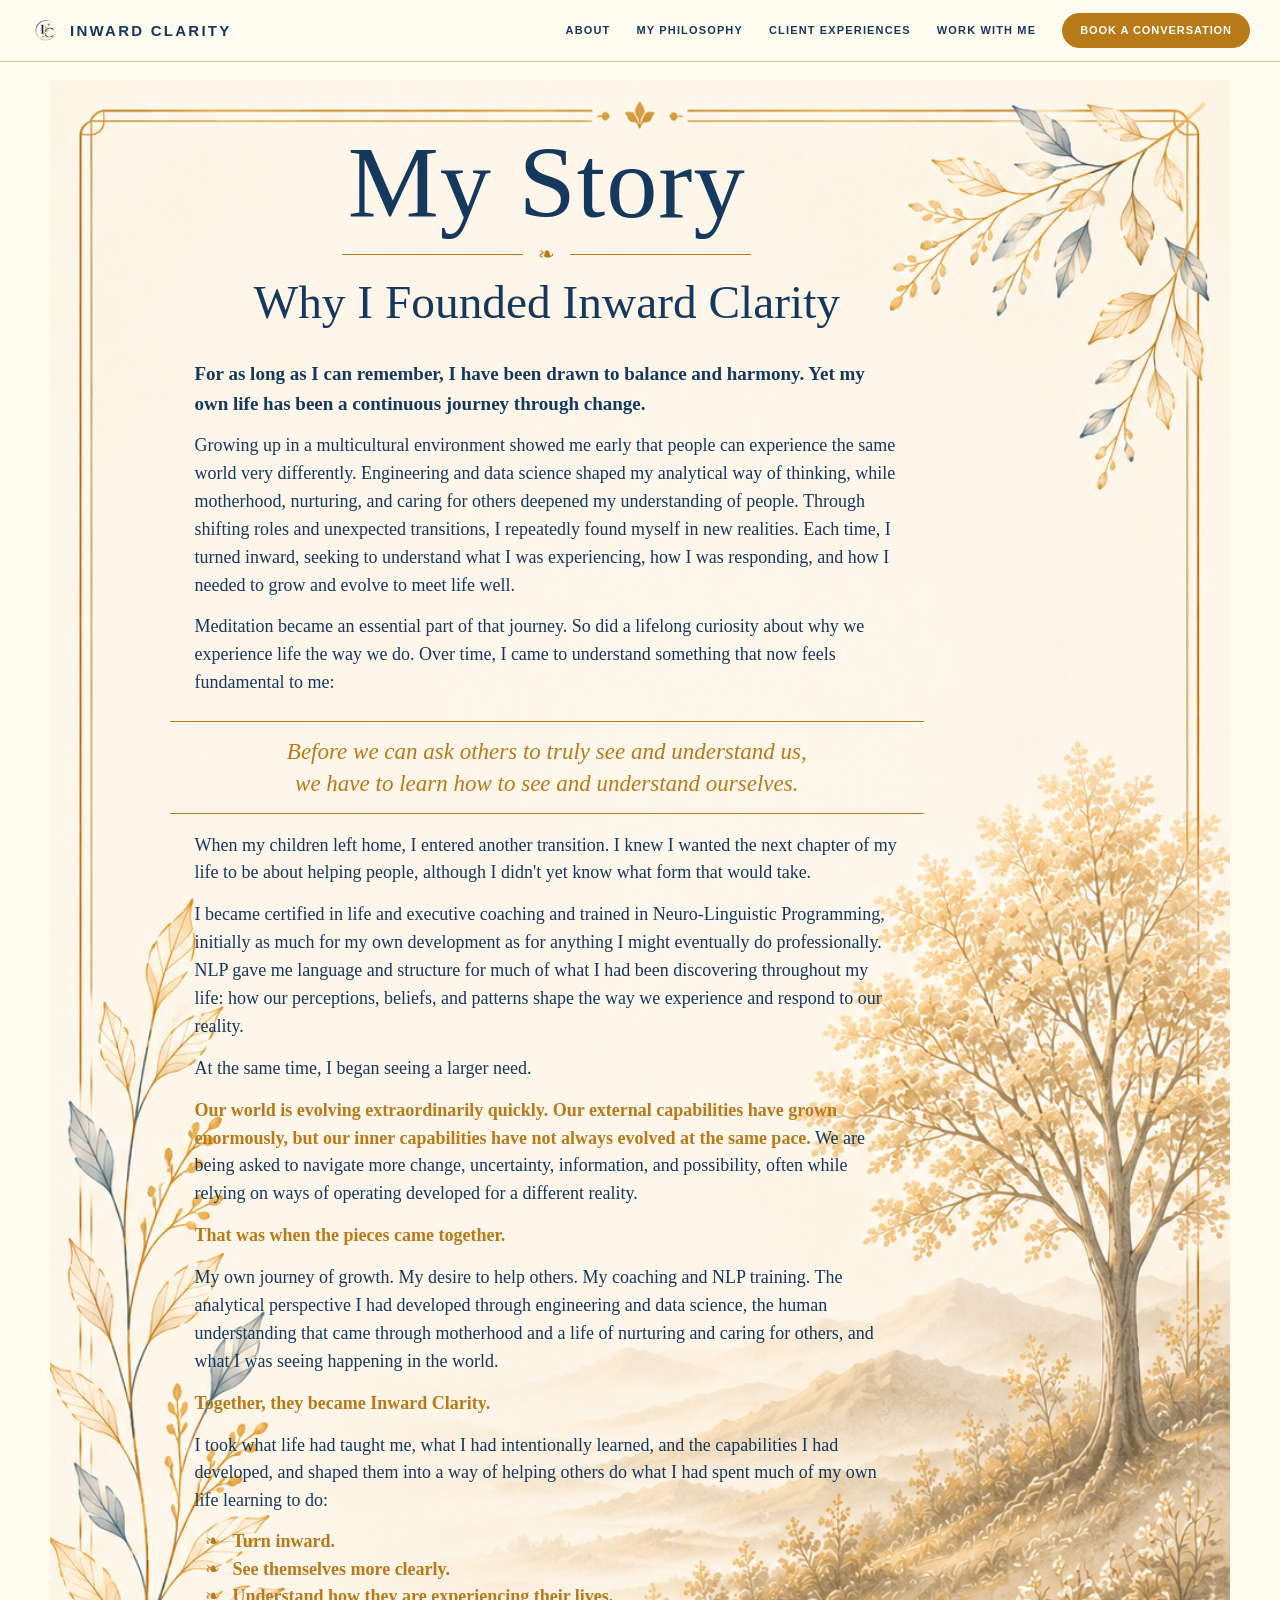
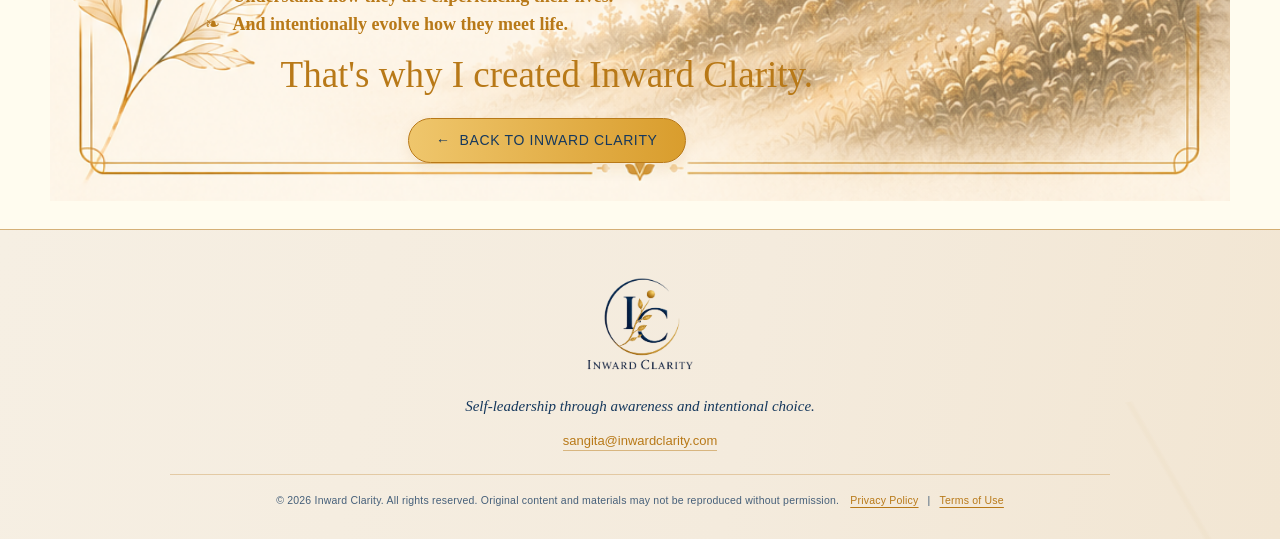
<file: my-story.html>
<!doctype html>
<html lang="en">
<head>
<meta charset="utf-8">
<meta name="viewport" content="width=device-width, initial-scale=1, viewport-fit=cover">
<title>My Story | Inward Clarity</title>
<style>
:root{--ivory:#FFFCEF;--navy:#15385D;--gold:#B87918;--paper:#fffdf6;--line:rgba(184,121,24,.82)}
*{box-sizing:border-box}html,body{margin:0;background:var(--ivory);color:var(--navy)}
body{font-family:Georgia,'Times New Roman',serif;-webkit-font-smoothing:antialiased}
.story-page{position:relative;width:min(1180px,calc(100% - 32px));margin:18px auto 28px;padding:56px 72px 38px;min-height:1480px;background:var(--ivory) url('assets/my-story/my-story-scenic-background.png') center top/100% 100% no-repeat;overflow:hidden;border:0}
.story-page:before{display:none}
.story-page:after{display:none}
.content{position:relative;z-index:3;width:min(760px,68%);margin-left:7%;}
.script{font-family:'Snell Roundhand','Apple Chancery','Bradley Hand','Segoe Print',cursive;font-weight:400}
.story-title{margin:0 0 14px;text-align:center;font-size:clamp(68px,8vw,104px);line-height:.92;letter-spacing:.01em;color:var(--navy)}
.title-ornament,.quote-ornament{display:flex;align-items:center;justify-content:center;gap:15px;color:var(--gold)}
.title-ornament{width:58%;margin:0 auto 12px}.title-ornament:before,.title-ornament:after,.quote-ornament:before,.quote-ornament:after{content:"";height:1px;background:var(--gold);flex:1}.leafmark{font-size:20px;line-height:1}
h1{font-size:clamp(38px,3.7vw,48px);font-weight:500;line-height:1.12;text-align:center;margin:0 -70px 30px;color:var(--navy);white-space:nowrap}
p{font-size:18px;line-height:1.55;margin:0 0 14px}.lead{font-size:19px}.content strong{font-weight:700}.content p:not(.lead) strong,.turning strong{color:var(--gold)}
.pullquote{margin:24px -25px 18px;padding:14px 12px 12px;border-top:1px solid var(--gold);border-bottom:1px solid var(--gold);color:var(--gold);font-size:23px;line-height:1.4;text-align:center;font-style:italic}.pullquote .quote-line{display:block;white-space:nowrap}
.turning{list-style:none;margin:14px 0 8px 38px;padding:0;font-size:18px;line-height:1.42}.turning li{margin:2px 0}.turning li:before{content:"❧";color:var(--gold);display:inline-block;width:28px;margin-left:-28px}
.closing{color:var(--gold);font-size:37px;line-height:1.2;text-align:center;margin:16px 0 20px}
.back-wrap{text-align:center;margin-top:16px}.back{display:inline-flex;align-items:center;gap:9px;background:linear-gradient(90deg,#efc66c,#d99d2d);color:var(--navy);text-decoration:none;border:1px solid var(--gold);border-radius:999px;padding:13px 27px;font:500 14px/1.2 Arial,sans-serif;letter-spacing:.045em;box-shadow:0 6px 14px rgba(184,121,24,.12)}
@media(max-width:900px){h1{white-space:normal;margin-left:0;margin-right:0}.pullquote{margin-left:0;margin-right:0}.pullquote .quote-line{white-space:normal}.story-page{width:100%;margin:0;padding:44px 24px 34px;min-height:0;border:0;background-size:cover;background-position:center top}.story-page:before{inset:7px}.content{width:100%;margin:0 auto;max-width:720px}.story-title{font-size:64px;padding-top:8px}h1{font-size:36px}.branch-top{width:170px;height:220px;opacity:.34}.branch-left{width:105px;height:330px;opacity:.24}.tree{width:230px;height:420px;opacity:.08}p,.lead,.turning{font-size:17px}.pullquote{font-size:21px;margin:22px 0}.closing{font-size:31px}.title-ornament{width:72%}}
</style>
<link rel="stylesheet" href="site-chrome.css">
</head>
<body>
<header class="ic-header" id="site-header">
  <div class="ic-header-inner">
    <a class="ic-brand" href="index.html#welcome"><img class="ic-brand-mark" src="assets/header-logo-mark.png" alt=""><span>INWARD CLARITY</span></a>
    <button class="ic-menu-toggle" type="button" aria-label="Open navigation" aria-expanded="false"><span></span><span></span><span></span></button>
    <nav class="ic-nav" aria-label="Primary navigation">
      <a href="index.html#screen9">ABOUT</a>
      <a href="index.html#my-philosophy">MY PHILOSOPHY</a>
      <a href="client-experiences.html">CLIENT EXPERIENCES</a>
      <a href="index.html#begin-where-you-are">WORK WITH ME</a>
      <a class="ic-book" href="https://app.paperbell.com/checkout/bookings/new?package_id=143138">BOOK A CONVERSATION</a>
    </nav>
  </div>
</header>

<main class="story-page">
<div class="content">
<h2 class="story-title script">My Story</h2>
<div class="title-ornament"><span class="leafmark">❧</span></div>
<h1>Why I Founded Inward Clarity</h1>
<p class="lead"><strong>For as long as I can remember, I have been drawn to balance and harmony. Yet my own life has been a continuous journey through change.</strong></p>
<p>Growing up in a multicultural environment showed me early that people can experience the same world very differently. Engineering and data science shaped my analytical way of thinking, while motherhood, nurturing, and caring for others deepened my understanding of people. Through shifting roles and unexpected transitions, I repeatedly found myself in new realities. Each time, I turned inward, seeking to understand what I was experiencing, how I was responding, and how I needed to grow and evolve to meet life well.</p>
<p>Meditation became an essential part of that journey. So did a lifelong curiosity about why we experience life the way we do. Over time, I came to understand something that now feels fundamental to me:</p>
<div class="pullquote"><span class="quote-line">Before we can ask others to truly see and understand us,</span><span class="quote-line">we have to learn how to see and understand ourselves.</span></div>
<p>When my children left home, I entered another transition. I knew I wanted the next chapter of my life to be about helping people, although I didn't yet know what form that would take.</p>
<p>I became certified in life and executive coaching and trained in Neuro-Linguistic Programming, initially as much for my own development as for anything I might eventually do professionally. NLP gave me language and structure for much of what I had been discovering throughout my life: how our perceptions, beliefs, and patterns shape the way we experience and respond to our reality.</p>
<p>At the same time, I began seeing a larger need.</p>
<p><strong>Our world is evolving extraordinarily quickly. Our external capabilities have grown enormously, but our inner capabilities have not always evolved at the same pace.</strong> We are being asked to navigate more change, uncertainty, information, and possibility, often while relying on ways of operating developed for a different reality.</p>
<p><strong>That was when the pieces came together.</strong></p>
<p>My own journey of growth. My desire to help others. My coaching and NLP training. The analytical perspective I had developed through engineering and data science, the human understanding that came through motherhood and a life of nurturing and caring for others, and what I was seeing happening in the world.</p>
<p><strong>Together, they became Inward Clarity.</strong></p>
<p>I took what life had taught me, what I had intentionally learned, and the capabilities I had developed, and shaped them into a way of helping others do what I had spent much of my own life learning to do:</p>
<ul class="turning"><li><strong>Turn inward.</strong></li><li><strong>See themselves more clearly.</strong></li><li><strong>Understand how they are experiencing their lives.</strong></li><li><strong>And intentionally evolve how they meet life.</strong></li></ul>
<p class="closing script">That's why I created Inward Clarity.</p>
<div class="back-wrap"><a class="back" href="index.html#screen9">← <span>BACK TO INWARD CLARITY</span></a></div>
</div>
</main>

<footer class="ic-footer">
  <div class="ic-footer-brand"><img class="ic-footer-logo" src="assets/footer-logo-full.png" alt="Inward Clarity"></div>
  <p class="ic-footer-tagline">Self-leadership through awareness and intentional choice.</p>
  <a class="ic-footer-email" href="mailto:sangita@inwardclarity.com">sangita@inwardclarity.com</a>
  <div class="ic-footer-legal">
    © 2026 Inward Clarity. All rights reserved. Original content and materials may not be reproduced without permission.
    <span class="legal-links"><a href="privacy-policy.html">Privacy Policy</a><span aria-hidden="true">|</span><a href="terms-of-use.html">Terms of Use</a></span>
  </div>
</footer>
<script>
(function(){var h=document.getElementById('site-header');if(!h)return;var b=h.querySelector('.ic-menu-toggle');b.addEventListener('click',function(){var o=h.classList.toggle('menu-open');b.setAttribute('aria-expanded',o?'true':'false')});h.querySelectorAll('.ic-nav a').forEach(function(a){a.addEventListener('click',function(){h.classList.remove('menu-open');b.setAttribute('aria-expanded','false')})});})();
</script>

</body></html>
</file>
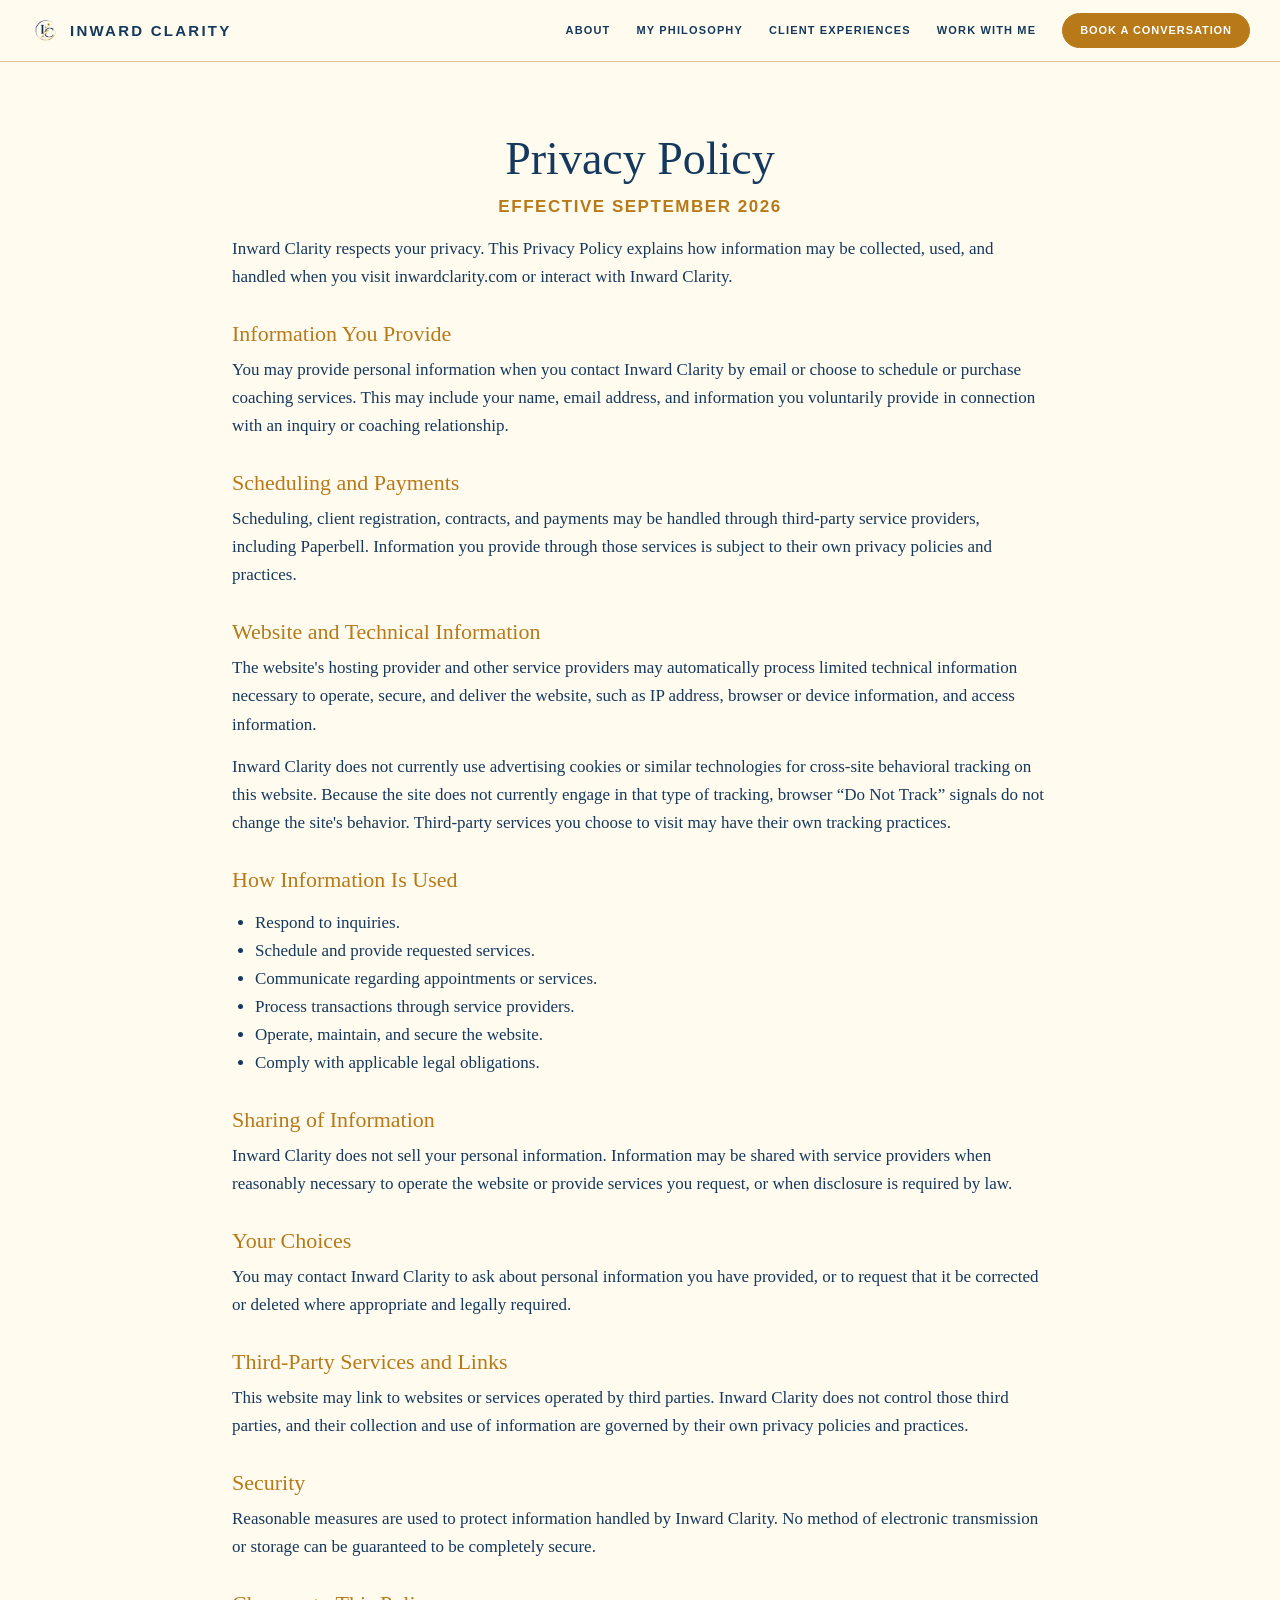
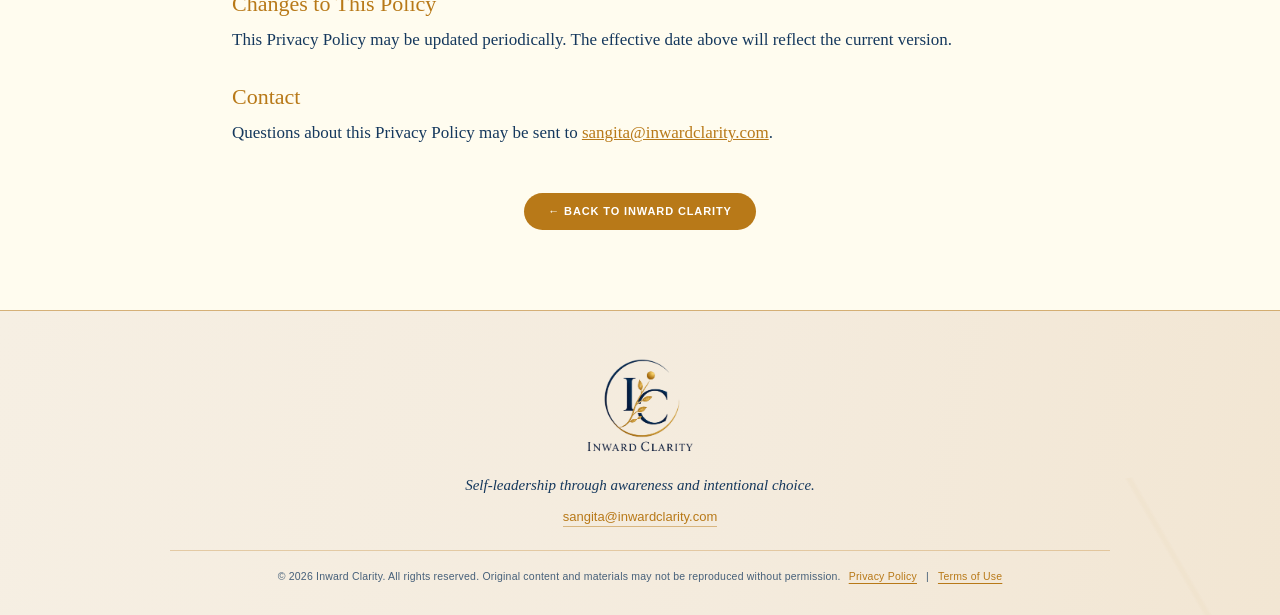
<file: privacy-policy.html>
<!doctype html><html lang="en"><head><meta charset="utf-8"><meta name="viewport" content="width=device-width,initial-scale=1,viewport-fit=cover"><title>Privacy Policy | Inward Clarity</title><style>:root{--ivory:#FFFCEF;--navy:#15385D;--gold:#B87918}*{box-sizing:border-box}html,body{margin:0;background:var(--ivory);color:var(--navy)}body{font-family:Georgia,'Times New Roman',serif}.legal-page{max-width:900px;margin:0 auto;padding:70px 42px 80px}.legal-page h1{text-align:center;font-size:46px;font-weight:500;margin:0 0 8px}.effective{text-align:center;color:var(--gold);font:600 12px/1.4 Arial,sans-serif;letter-spacing:.09em;margin:0 0 44px}.legal-page h2{font-size:22px;font-weight:500;color:var(--gold);margin:30px 0 9px}.legal-page p,.legal-page li{font-size:17px;line-height:1.65}.legal-page p{margin:0 0 14px}.legal-page ul{padding-left:23px}.legal-page a{color:var(--gold)}.back-legal{text-align:center;margin-top:46px}.back-legal a{display:inline-block;background:var(--gold);color:#fff;text-decoration:none;border-radius:999px;padding:13px 24px;font:600 11px/1 Arial,sans-serif;letter-spacing:.08em}@media(max-width:700px){.legal-page{padding:46px 24px 60px}.legal-page h1{font-size:36px}.legal-page p,.legal-page li{font-size:16px}}</style><link rel="stylesheet" href="site-chrome.css"></head><body><header class="ic-header" id="site-header"><div class="ic-header-inner"><a class="ic-brand" href="index.html#welcome"><img class="ic-brand-mark" src="assets/header-logo-mark.png" alt=""><span>INWARD CLARITY</span></a><button class="ic-menu-toggle" type="button" aria-label="Open navigation" aria-expanded="false"><span></span><span></span><span></span></button><nav class="ic-nav" aria-label="Primary navigation"><a href="index.html#screen9">ABOUT</a><a href="index.html#my-philosophy">MY PHILOSOPHY</a><a href="client-experiences.html">CLIENT EXPERIENCES</a><a href="index.html#begin-where-you-are">WORK WITH ME</a><a class="ic-book" href="https://app.paperbell.com/checkout/bookings/new?package_id=143138">BOOK A CONVERSATION</a></nav></div></header><main class="legal-page"><h1>Privacy Policy</h1><p class="effective">EFFECTIVE SEPTEMBER 2026</p><p>Inward Clarity respects your privacy. This Privacy Policy explains how information may be collected, used, and handled when you visit inwardclarity.com or interact with Inward Clarity.</p><h2>Information You Provide</h2><p>You may provide personal information when you contact Inward Clarity by email or choose to schedule or purchase coaching services. This may include your name, email address, and information you voluntarily provide in connection with an inquiry or coaching relationship.</p><h2>Scheduling and Payments</h2><p>Scheduling, client registration, contracts, and payments may be handled through third-party service providers, including Paperbell. Information you provide through those services is subject to their own privacy policies and practices.</p><h2>Website and Technical Information</h2><p>The website's hosting provider and other service providers may automatically process limited technical information necessary to operate, secure, and deliver the website, such as IP address, browser or device information, and access information.</p><p>Inward Clarity does not currently use advertising cookies or similar technologies for cross-site behavioral tracking on this website. Because the site does not currently engage in that type of tracking, browser “Do Not Track” signals do not change the site's behavior. Third-party services you choose to visit may have their own tracking practices.</p><h2>How Information Is Used</h2><ul><li>Respond to inquiries.</li><li>Schedule and provide requested services.</li><li>Communicate regarding appointments or services.</li><li>Process transactions through service providers.</li><li>Operate, maintain, and secure the website.</li><li>Comply with applicable legal obligations.</li></ul><h2>Sharing of Information</h2><p>Inward Clarity does not sell your personal information. Information may be shared with service providers when reasonably necessary to operate the website or provide services you request, or when disclosure is required by law.</p><h2>Your Choices</h2><p>You may contact Inward Clarity to ask about personal information you have provided, or to request that it be corrected or deleted where appropriate and legally required.</p><h2>Third-Party Services and Links</h2><p>This website may link to websites or services operated by third parties. Inward Clarity does not control those third parties, and their collection and use of information are governed by their own privacy policies and practices.</p><h2>Security</h2><p>Reasonable measures are used to protect information handled by Inward Clarity. No method of electronic transmission or storage can be guaranteed to be completely secure.</p><h2>Changes to This Policy</h2><p>This Privacy Policy may be updated periodically. The effective date above will reflect the current version.</p><h2>Contact</h2><p>Questions about this Privacy Policy may be sent to <a href="mailto:sangita@inwardclarity.com">sangita@inwardclarity.com</a>.</p><div class="back-legal"><a href="index.html">← BACK TO INWARD CLARITY</a></div></main><footer class="ic-footer"><div class="ic-footer-brand"><img class="ic-footer-logo" src="assets/footer-logo-full.png" alt="Inward Clarity"></div><p class="ic-footer-tagline">Self-leadership through awareness and intentional choice.</p><a class="ic-footer-email" href="mailto:sangita@inwardclarity.com">sangita@inwardclarity.com</a><div class="ic-footer-legal">© 2026 Inward Clarity. All rights reserved. Original content and materials may not be reproduced without permission.<span class="legal-links"><a href="privacy-policy.html">Privacy Policy</a><span aria-hidden="true">|</span><a href="terms-of-use.html">Terms of Use</a></span></div></footer><script>(function(){var h=document.getElementById('site-header');if(!h)return;var b=h.querySelector('.ic-menu-toggle');b.addEventListener('click',function(){var o=h.classList.toggle('menu-open');b.setAttribute('aria-expanded',o?'true':'false')});h.querySelectorAll('.ic-nav a').forEach(function(a){a.addEventListener('click',function(){h.classList.remove('menu-open');b.setAttribute('aria-expanded','false')})});})();</script></body></html>
</file>
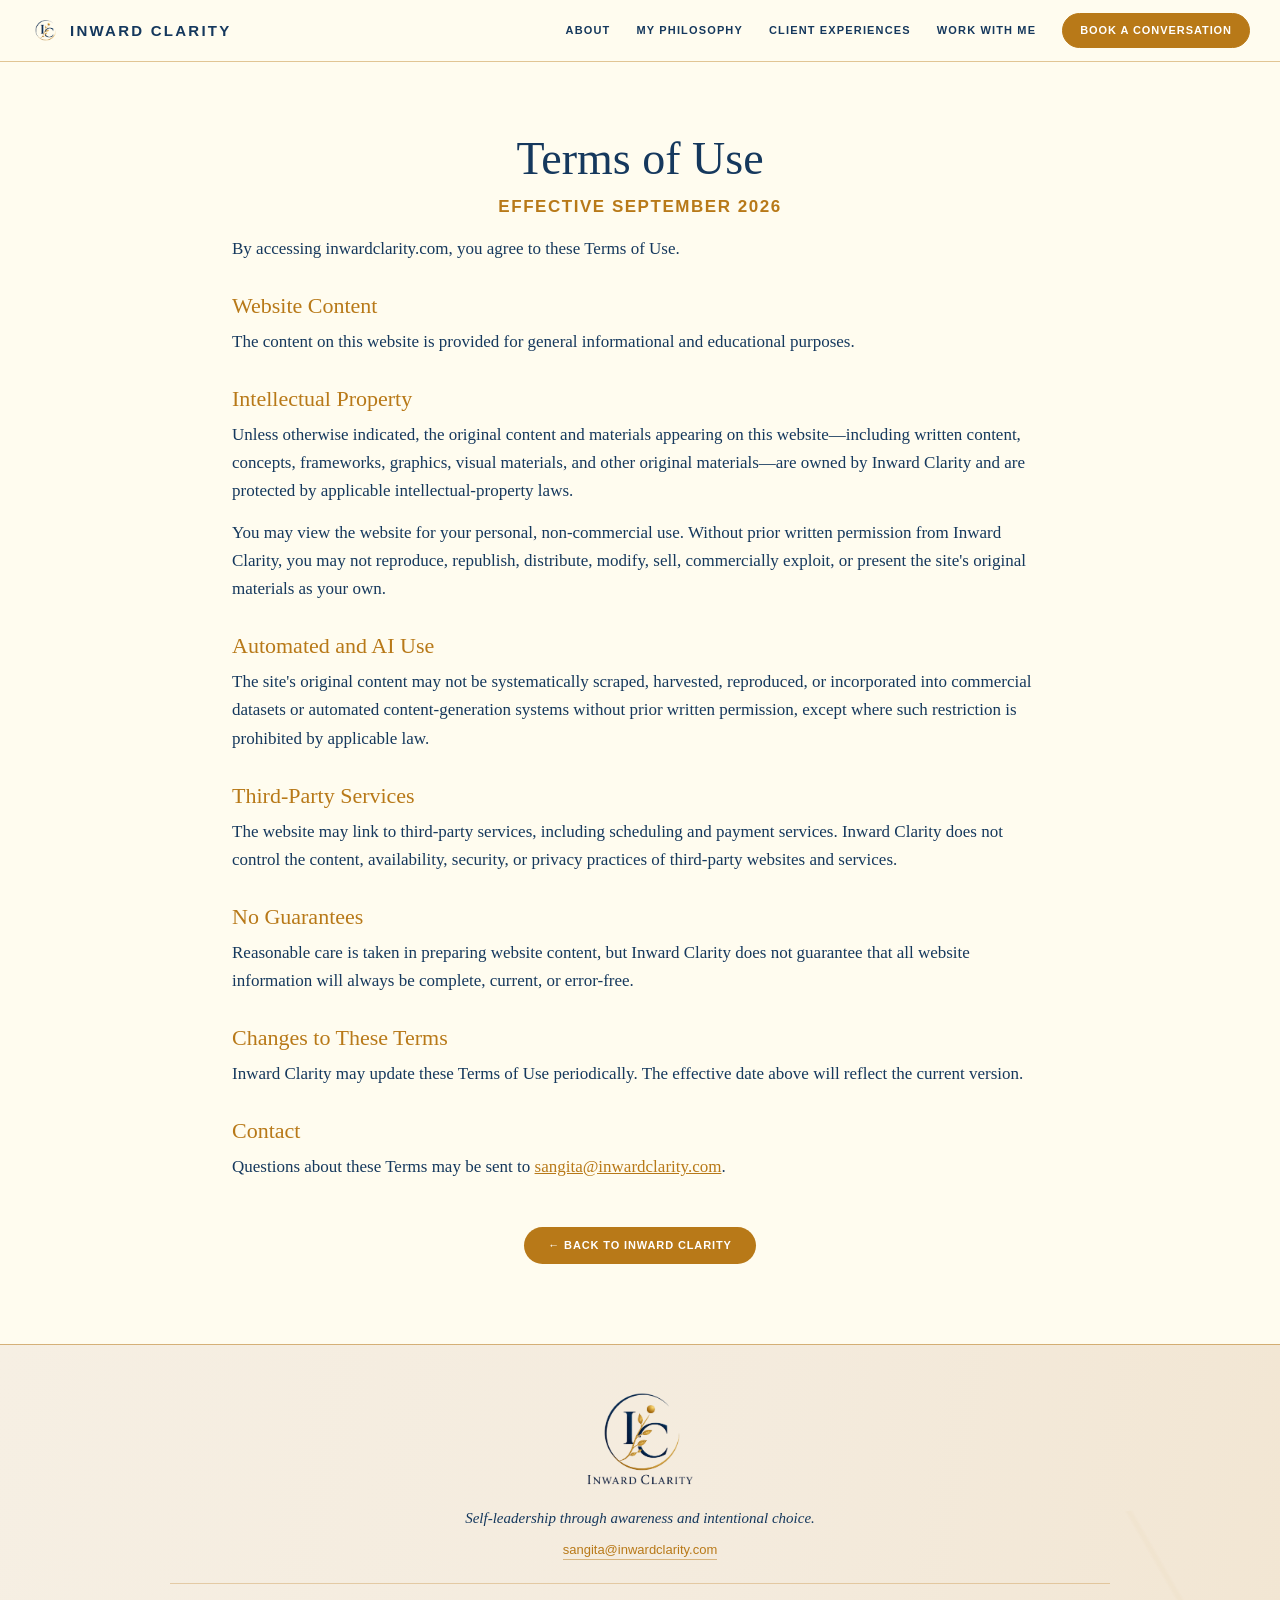
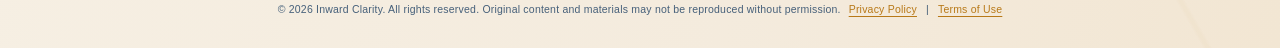
<file: terms-of-use.html>
<!doctype html><html lang="en"><head><meta charset="utf-8"><meta name="viewport" content="width=device-width,initial-scale=1,viewport-fit=cover"><title>Terms of Use | Inward Clarity</title><style>:root{--ivory:#FFFCEF;--navy:#15385D;--gold:#B87918}*{box-sizing:border-box}html,body{margin:0;background:var(--ivory);color:var(--navy)}body{font-family:Georgia,'Times New Roman',serif}.legal-page{max-width:900px;margin:0 auto;padding:70px 42px 80px}.legal-page h1{text-align:center;font-size:46px;font-weight:500;margin:0 0 8px}.effective{text-align:center;color:var(--gold);font:600 12px/1.4 Arial,sans-serif;letter-spacing:.09em;margin:0 0 44px}.legal-page h2{font-size:22px;font-weight:500;color:var(--gold);margin:30px 0 9px}.legal-page p,.legal-page li{font-size:17px;line-height:1.65}.legal-page p{margin:0 0 14px}.legal-page ul{padding-left:23px}.legal-page a{color:var(--gold)}.back-legal{text-align:center;margin-top:46px}.back-legal a{display:inline-block;background:var(--gold);color:#fff;text-decoration:none;border-radius:999px;padding:13px 24px;font:600 11px/1 Arial,sans-serif;letter-spacing:.08em}@media(max-width:700px){.legal-page{padding:46px 24px 60px}.legal-page h1{font-size:36px}.legal-page p,.legal-page li{font-size:16px}}</style><link rel="stylesheet" href="site-chrome.css"></head><body><header class="ic-header" id="site-header"><div class="ic-header-inner"><a class="ic-brand" href="index.html#welcome"><img class="ic-brand-mark" src="assets/header-logo-mark.png" alt=""><span>INWARD CLARITY</span></a><button class="ic-menu-toggle" type="button" aria-label="Open navigation" aria-expanded="false"><span></span><span></span><span></span></button><nav class="ic-nav" aria-label="Primary navigation"><a href="index.html#screen9">ABOUT</a><a href="index.html#my-philosophy">MY PHILOSOPHY</a><a href="client-experiences.html">CLIENT EXPERIENCES</a><a href="index.html#begin-where-you-are">WORK WITH ME</a><a class="ic-book" href="https://app.paperbell.com/checkout/bookings/new?package_id=143138">BOOK A CONVERSATION</a></nav></div></header><main class="legal-page"><h1>Terms of Use</h1><p class="effective">EFFECTIVE SEPTEMBER 2026</p><p>By accessing inwardclarity.com, you agree to these Terms of Use.</p><h2>Website Content</h2><p>The content on this website is provided for general informational and educational purposes.</p><h2>Intellectual Property</h2><p>Unless otherwise indicated, the original content and materials appearing on this website—including written content, concepts, frameworks, graphics, visual materials, and other original materials—are owned by Inward Clarity and are protected by applicable intellectual-property laws.</p><p>You may view the website for your personal, non-commercial use. Without prior written permission from Inward Clarity, you may not reproduce, republish, distribute, modify, sell, commercially exploit, or present the site's original materials as your own.</p><h2>Automated and AI Use</h2><p>The site's original content may not be systematically scraped, harvested, reproduced, or incorporated into commercial datasets or automated content-generation systems without prior written permission, except where such restriction is prohibited by applicable law.</p><h2>Third-Party Services</h2><p>The website may link to third-party services, including scheduling and payment services. Inward Clarity does not control the content, availability, security, or privacy practices of third-party websites and services.</p><h2>No Guarantees</h2><p>Reasonable care is taken in preparing website content, but Inward Clarity does not guarantee that all website information will always be complete, current, or error-free.</p><h2>Changes to These Terms</h2><p>Inward Clarity may update these Terms of Use periodically. The effective date above will reflect the current version.</p><h2>Contact</h2><p>Questions about these Terms may be sent to <a href="mailto:sangita@inwardclarity.com">sangita@inwardclarity.com</a>.</p><div class="back-legal"><a href="index.html">← BACK TO INWARD CLARITY</a></div></main><footer class="ic-footer"><div class="ic-footer-brand"><img class="ic-footer-logo" src="assets/footer-logo-full.png" alt="Inward Clarity"></div><p class="ic-footer-tagline">Self-leadership through awareness and intentional choice.</p><a class="ic-footer-email" href="mailto:sangita@inwardclarity.com">sangita@inwardclarity.com</a><div class="ic-footer-legal">© 2026 Inward Clarity. All rights reserved. Original content and materials may not be reproduced without permission.<span class="legal-links"><a href="privacy-policy.html">Privacy Policy</a><span aria-hidden="true">|</span><a href="terms-of-use.html">Terms of Use</a></span></div></footer><script>(function(){var h=document.getElementById('site-header');if(!h)return;var b=h.querySelector('.ic-menu-toggle');b.addEventListener('click',function(){var o=h.classList.toggle('menu-open');b.setAttribute('aria-expanded',o?'true':'false')});h.querySelectorAll('.ic-nav a').forEach(function(a){a.addEventListener('click',function(){h.classList.remove('menu-open');b.setAttribute('aria-expanded','false')})});})();</script></body></html>
</file>
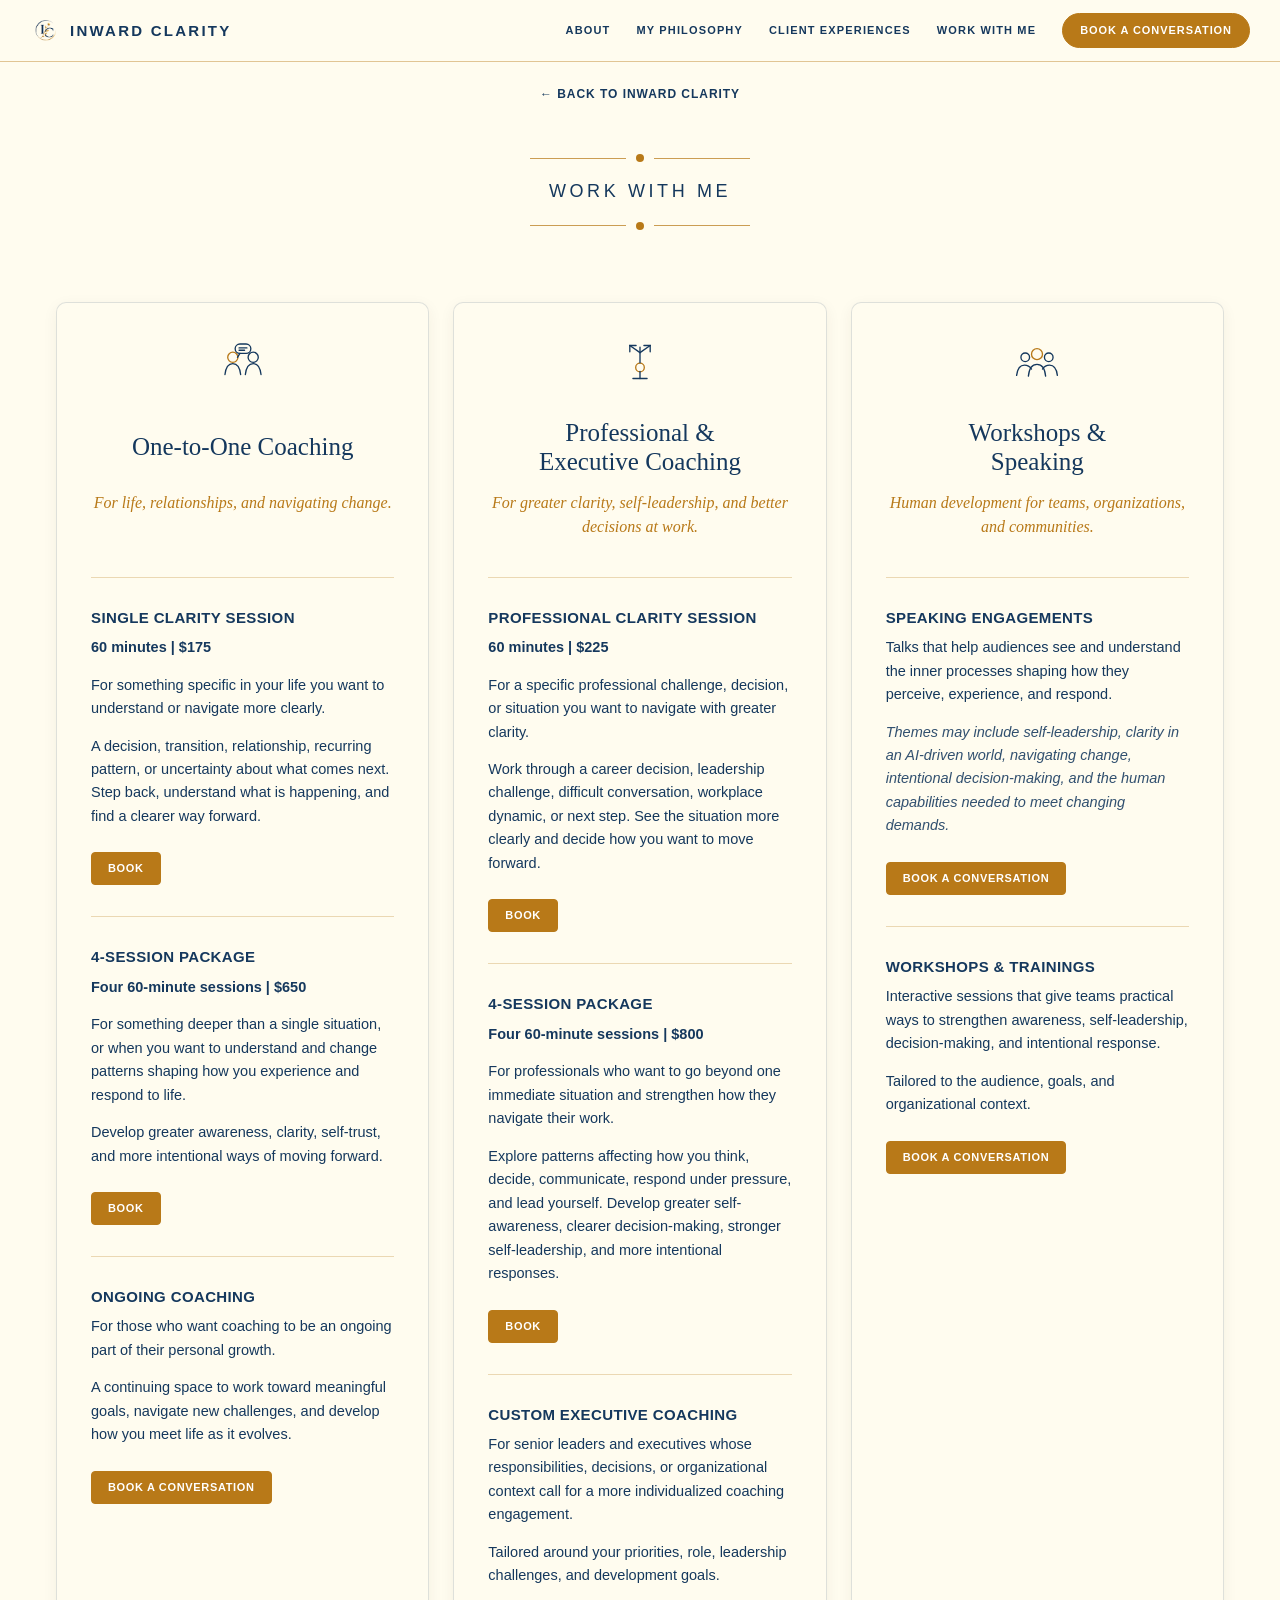
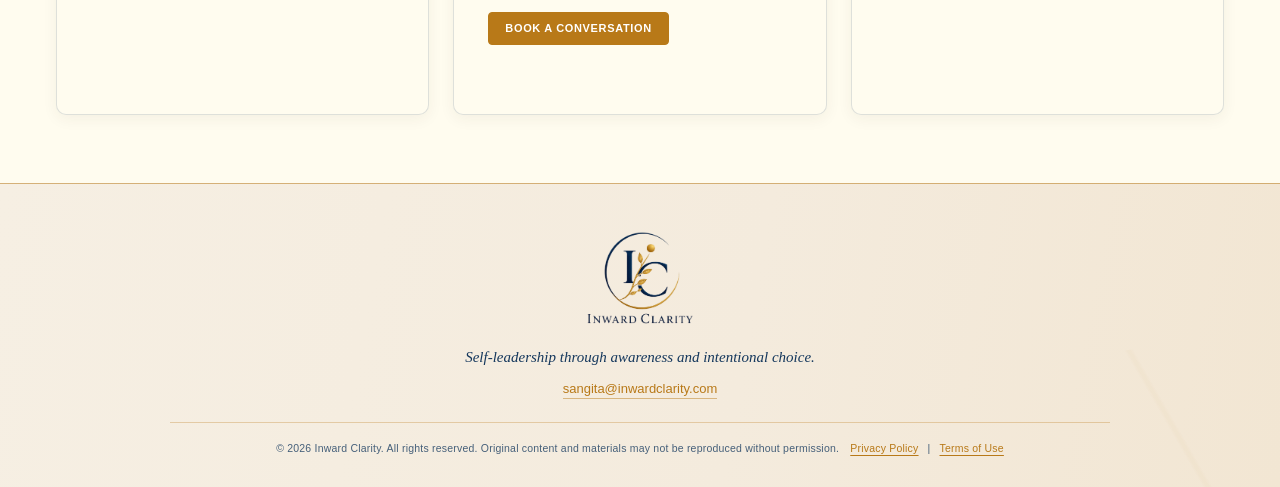
<file: work-with-me.html>
<!DOCTYPE html>

<html lang="en">
<head>
<meta charset="utf-8"/>
<meta content="width=device-width, initial-scale=1" name="viewport"/>
<title>Work With Me | Inward Clarity</title>
<link href="styles.css" rel="stylesheet"/>
<style>
    body{margin:0;background:#FFFCEF;}
    .work-page-home{display:block;text-align:center;padding:22px 20px 0;background:#FFFCEF;}
    .work-page-home a{color:#15385D;text-decoration:none;font:600 12px/1 Arial,sans-serif;letter-spacing:.08em;}
    .work-page-home a:hover{text-decoration:underline;}
  </style>
<link href="site-chrome.css" rel="stylesheet"/>
</head>
<body class="screen12-open work-with-me-redesign">
<header class="ic-header" id="site-header">
<div class="ic-header-inner">
<a class="ic-brand" href="index.html#welcome"><img alt="" class="ic-brand-mark" src="assets/header-logo-mark.png"/><span>INWARD CLARITY</span></a>
<button aria-expanded="false" aria-label="Open navigation" class="ic-menu-toggle" type="button"><span></span><span></span><span></span></button>
<nav aria-label="Primary navigation" class="ic-nav">
<a href="index.html#screen9">ABOUT</a><a href="index.html#my-philosophy">MY PHILOSOPHY</a><a href="client-experiences.html">CLIENT EXPERIENCES</a><a href="index.html#begin-where-you-are">WORK WITH ME</a><a class="ic-book" href="https://app.paperbell.com/checkout/bookings/new?package_id=143138">BOOK A CONVERSATION</a>
</nav>
</div>
</header>
<div class="work-page-home"><a href="index.html#begin-where-you-are">← BACK TO INWARD CLARITY</a></div>
<main class="wwm-page">
<section class="wwm-intro wwm-intro-v44">
  <div aria-hidden="true" class="wwm-top-rule"><span></span><b></b><span></span></div>
  <p class="wwm-eyebrow">WORK WITH ME</p>
  <div aria-hidden="true" class="wwm-bottom-rule"><span></span><b></b><span></span></div>
</section>
<section aria-label="Ways to work together" class="wwm-columns">
<article class="wwm-column">
<div class="wwm-card-icon"><svg aria-hidden="true" viewbox="0 0 74 74"><circle cx="24" cy="31" r="6.5"></circle><circle cx="50" cy="31" r="6.5"></circle><path d="M14 53c1-9 4.5-14 10-14s9 5 10 14"></path><path d="M40 53c1-9 4.5-14 10-14s9 5 10 14"></path><rect height="12" rx="6" width="20" x="27" y="14"></rect><path d="M33 26l-3 5"></path><path d="M32 19h10"></path><path d="M32 22h7"></path></svg></div>
<div class="wwm-column-body"><h2>One-to-One Coaching</h2><p class="wwm-column-sub">For life, relationships, and navigating change.</p>
<div class="wwm-offer"><h3>Single Clarity Session</h3><p class="wwm-meta">60 minutes | $175</p><p>For something specific in your life you want to understand or navigate more clearly.</p><p>A decision, transition, relationship, recurring pattern, or uncertainty about what comes next. Step back, understand what is happening, and find a clearer way forward.</p><a class="wwm-book" href="https://app.paperbell.com/checkout/bookings/new?package_id=142945">BOOK</a></div>
<div class="wwm-offer"><h3>4-Session Package</h3><p class="wwm-meta">Four 60-minute sessions | $650</p><p>For something deeper than a single situation, or when you want to understand and change patterns shaping how you experience and respond to life.</p><p>Develop greater awareness, clarity, self-trust, and more intentional ways of moving forward.</p><a class="wwm-book" href="https://app.paperbell.com/checkout/bookings/new?package_id=143130">BOOK</a></div>
<div class="wwm-offer"><h3>Ongoing Coaching</h3><p>For those who want coaching to be an ongoing part of their personal growth.</p><p>A continuing space to work toward meaningful goals, navigate new challenges, and develop how you meet life as it evolves.</p><a class="wwm-conversation" href="https://app.paperbell.com/checkout/bookings/new?package_id=143138">BOOK A CONVERSATION</a></div>
</div>
</article>
<article class="wwm-column">
<div class="wwm-card-icon"><svg aria-hidden="true" viewbox="0 0 74 74"><circle cx="37" cy="44" r="5.5"></circle><path d="M37 38V18"></path><path d="M37 25L24 16"></path><path d="M37 25L50 16"></path><path d="M24 16h8"></path><path d="M24 16v8"></path><path d="M50 16h-8"></path><path d="M50 16v8"></path><path d="M37 49v9"></path><path d="M28 58h18"></path></svg></div>
<div class="wwm-column-body"><h2>Professional &amp;<br/>Executive Coaching</h2><p class="wwm-column-sub">For greater clarity, self-leadership, and better decisions at work.</p>
<div class="wwm-offer"><h3>Professional Clarity Session</h3><p class="wwm-meta">60 minutes | $225</p><p>For a specific professional challenge, decision, or situation you want to navigate with greater clarity.</p><p>Work through a career decision, leadership challenge, difficult conversation, workplace dynamic, or next step. See the situation more clearly and decide how you want to move forward.</p><a class="wwm-book" href="https://app.paperbell.com/checkout/bookings/new?package_id=143125">BOOK</a></div>
<div class="wwm-offer"><h3>4-Session Package</h3><p class="wwm-meta">Four 60-minute sessions | $800</p><p>For professionals who want to go beyond one immediate situation and strengthen how they navigate their work.</p><p>Explore patterns affecting how you think, decide, communicate, respond under pressure, and lead yourself. Develop greater self-awareness, clearer decision-making, stronger self-leadership, and more intentional responses.</p><a class="wwm-book" href="https://app.paperbell.com/checkout/bookings/new?package_id=143121">BOOK</a></div>
<div class="wwm-offer"><h3>Custom Executive Coaching</h3><p>For senior leaders and executives whose responsibilities, decisions, or organizational context call for a more individualized coaching engagement.</p><p>Tailored around your priorities, role, leadership challenges, and development goals.</p><a class="wwm-conversation" href="https://app.paperbell.com/checkout/bookings/new?package_id=143138">BOOK A CONVERSATION</a></div>
</div>
</article>
<article class="wwm-column">
<div class="wwm-card-icon"><svg aria-hidden="true" viewbox="0 0 74 74"><circle cx="37" cy="27" r="7"></circle><circle cx="22" cy="31" r="5.5"></circle><circle cx="52" cy="31" r="5.5"></circle><path d="M26 55c1-10 4.5-15 11-15s10 5 11 15"></path><path d="M11 54c1-8 4-13 10-13 4 0 7 2 9 5"></path><path d="M63 54c-1-8-4-13-10-13-4 0-7 2-9 5"></path></svg></div>
<div class="wwm-column-body"><h2>Workshops &amp;<br/>Speaking</h2><p class="wwm-column-sub">Human development for teams, organizations, and communities.</p>
<div class="wwm-offer"><h3>Speaking Engagements</h3><p>Talks that help audiences see and understand the inner processes shaping how they perceive, experience, and respond.</p><p class="wwm-themes">Themes may include self-leadership, clarity in an AI-driven world, navigating change, intentional decision-making, and the human capabilities needed to meet changing demands.</p><a class="wwm-conversation" href="https://app.paperbell.com/checkout/bookings/new?package_id=143138">BOOK A CONVERSATION</a></div>
<div class="wwm-offer"><h3>Workshops &amp; Trainings</h3><p>Interactive sessions that give teams practical ways to strengthen awareness, self-leadership, decision-making, and intentional response.</p><p>Tailored to the audience, goals, and organizational context.</p><a class="wwm-conversation" href="https://app.paperbell.com/checkout/bookings/new?package_id=143138">BOOK A CONVERSATION</a></div>
</div>
</article>
</section>

</main>
<footer class="ic-footer">
<div class="ic-footer-brand"><img alt="Inward Clarity" class="ic-footer-logo" src="assets/footer-logo-full.png"/></div>
<p class="ic-footer-tagline">Self-leadership through awareness and intentional choice.</p>
<a class="ic-footer-email" href="mailto:sangita@inwardclarity.com">sangita@inwardclarity.com</a>
<div class="ic-footer-legal">
    © 2026 Inward Clarity. All rights reserved. Original content and materials may not be reproduced without permission.
    <span class="legal-links"><a href="privacy-policy.html">Privacy Policy</a><span aria-hidden="true">|</span><a href="terms-of-use.html">Terms of Use</a></span>
</div>
</footer>
<script>
(function(){var h=document.getElementById('site-header');if(!h)return;var b=h.querySelector('.ic-menu-toggle');b.addEventListener('click',function(){var o=h.classList.toggle('menu-open');b.setAttribute('aria-expanded',o?'true':'false')});h.querySelectorAll('.ic-nav a').forEach(function(a){a.addEventListener('click',function(){h.classList.remove('menu-open');b.setAttribute('aria-expanded','false')})});})();
</script>
</body>
</html>
</file>
<file: ways-to-work-together/styles.css>
*{box-sizing:border-box}html,body{margin:0;background:#faf6ef}
body{display:flex;justify-content:center}.screen{position:relative;width:min(100vw,900px);line-height:0}
.screen img{display:block;width:100%;height:auto}.screen a{position:absolute;display:block;cursor:pointer;border-radius:7px}
.single{left:5.1%;top:51.45%;width:24.6%;height:2.55%}.journey{left:5.1%;top:63.45%;width:24.6%;height:2.55%}
.executive{left:36.6%;top:63.45%;width:25.2%;height:2.55%}.workshops{left:68.2%;top:63.45%;width:25.8%;height:2.55%}
.complimentary{left:36.6%;top:81.05%;width:42.3%;height:2.55%}
.screen a:focus-visible{outline:3px solid #fff;box-shadow:0 0 0 6px #b47a2d}
</file>
<file: site-chrome.css>
:root{--ic-ivory:#FFFCEF;--ic-navy:#15385D;--ic-gold:#B87918;--ic-sand:#F4EBDD}
html{scroll-padding-top:74px}
body{padding-top:62px}
.ic-header{position:fixed;top:0;left:0;right:0;height:62px;z-index:9999;background:rgba(255,252,239,.97);border-bottom:1px solid rgba(184,121,24,.42);backdrop-filter:blur(8px);-webkit-backdrop-filter:blur(8px);font-family:Arial,Helvetica,sans-serif}
.ic-header-inner{height:100%;max-width:1440px;margin:0 auto;padding:0 30px;display:flex;align-items:center;justify-content:space-between;gap:26px}
.ic-brand{color:var(--ic-navy);font-size:15px;line-height:1;text-decoration:none;letter-spacing:.15em;font-weight:600;white-space:nowrap}
.ic-nav{display:flex;align-items:center;gap:26px;margin-left:auto}
.ic-nav a{color:var(--ic-navy);text-decoration:none;font-size:11px;line-height:1;letter-spacing:.105em;font-weight:600;white-space:nowrap}
.ic-nav a:hover{color:var(--ic-gold)}
.ic-nav .ic-book{background:var(--ic-gold);color:#fff;border:1px solid var(--ic-gold);border-radius:999px;padding:11px 17px;letter-spacing:.085em}
.ic-nav .ic-book:hover{color:#fff;filter:brightness(.96)}
.ic-menu-toggle{display:none;background:none;border:0;color:var(--ic-navy);width:42px;height:42px;padding:8px;cursor:pointer}
.ic-menu-toggle span{display:block;width:22px;height:1.5px;background:currentColor;margin:5px auto}
.ic-footer{position:relative;overflow:hidden;background:linear-gradient(100deg,#F6EFE3 0%,var(--ic-sand) 58%,#F2E6D3 100%);border-top:1px solid rgba(184,121,24,.52);padding:38px 34px 30px;color:var(--ic-navy);text-align:center;font-family:Arial,Helvetica,sans-serif}
.ic-footer:after{content:"";position:absolute;right:-22px;bottom:-46px;width:235px;height:190px;opacity:.08;pointer-events:none;background:radial-gradient(ellipse at 44% 82%,rgba(184,121,24,.38) 0 2px,transparent 3px),linear-gradient(68deg,transparent 47%,rgba(184,121,24,.34) 48% 49%,transparent 50%);transform:rotate(-8deg)}
.ic-footer>*{position:relative;z-index:1}
.ic-footer-brand{font-family:Georgia,'Times New Roman',serif;font-size:19px;letter-spacing:.08em;margin:0 0 8px}
.ic-footer-tagline{font-family:Georgia,'Times New Roman',serif;font-size:15px;font-style:italic;margin:0 0 13px}
.ic-footer-email{display:inline-block;color:var(--ic-gold);font-size:13px;text-decoration:none;border-bottom:1px solid rgba(184,121,24,.48);padding-bottom:2px;margin-bottom:23px}
.ic-footer-email:hover{color:var(--ic-navy);border-bottom-color:var(--ic-navy)}
.ic-footer-legal{padding-top:17px;border-top:1px solid rgba(184,121,24,.30);max-width:940px;margin:0 auto;font-size:10.5px;line-height:1.65;letter-spacing:.02em;color:rgba(21,56,93,.78)}
.ic-footer-legal .legal-links{display:inline-flex;gap:9px;margin-left:8px}
.ic-footer-legal .legal-links a{color:var(--ic-gold);text-decoration:underline;text-underline-offset:3px}.ic-footer-legal .legal-links a:hover{color:var(--ic-navy)}
@media(max-width:900px){
  body{padding-top:56px} html{scroll-padding-top:68px}
  .ic-header{height:56px}.ic-header-inner{padding:0 18px}.ic-brand{font-size:13px;letter-spacing:.12em}
  .ic-menu-toggle{display:block}.ic-nav{display:none;position:absolute;top:56px;left:0;right:0;background:var(--ic-ivory);border-bottom:1px solid rgba(184,121,24,.42);padding:16px 22px 20px;flex-direction:column;align-items:stretch;gap:0;box-shadow:0 8px 18px rgba(21,56,93,.08)}
  .ic-header.menu-open .ic-nav{display:flex}.ic-nav a{padding:13px 4px;text-align:center;font-size:11px;border-bottom:1px solid rgba(184,121,24,.12)}
  .ic-nav .ic-book{margin-top:10px;border-bottom:0;padding:13px 16px}
  .ic-footer{padding:32px 18px 26px}.ic-footer-legal{font-size:10px}.ic-footer-legal .legal-links{display:flex;justify-content:center;margin:7px 0 0}
}

/* v12 — approved Inward Clarity branding in site chrome only */
.ic-brand{display:inline-flex;align-items:center;gap:9px}
.ic-brand-mark{display:block;width:31px;height:31px;object-fit:contain;flex:0 0 auto}
.ic-footer-brand{margin:0 0 10px}
.ic-footer-logo{display:block;width:112px;height:auto;margin:0 auto}
@media(max-width:900px){
  .ic-brand{gap:7px}
  .ic-brand-mark{width:28px;height:28px}
  .ic-footer-logo{width:100px}
}

/* =========================================================
   V13 — floating section navigation (homepage only)
   Isolated addition; no existing page styles changed.
   ========================================================= */
.ic-section-jump {
  position: fixed;
  right: 26px;
  bottom: 26px;
  z-index: 1200;
  width: 46px;
  height: 46px;
  border-radius: 50%;
  border: 1px solid rgba(184,121,24,.72);
  background: rgba(255,252,239,.94);
  color: #15385D;
  display: grid;
  place-items: center;
  padding: 0;
  font-family: Georgia, 'Times New Roman', serif;
  font-size: 25px;
  line-height: 1;
  box-shadow: 0 5px 18px rgba(21,56,93,.10);
  cursor: pointer;
  -webkit-backdrop-filter: blur(6px);
  backdrop-filter: blur(6px);
  transition: transform .18s ease, box-shadow .18s ease, background-color .18s ease;
}
.ic-section-jump:hover,
.ic-section-jump:focus-visible {
  transform: translateY(-2px);
  box-shadow: 0 7px 22px rgba(21,56,93,.15);
  background: #FFFCEF;
}
.ic-section-jump:focus-visible {
  outline: 2px solid #15385D;
  outline-offset: 3px;
}
.ic-section-jump .ic-jump-arrow {
  display: block;
  transform: translateY(-1px);
}
.ic-section-jump.is-up .ic-jump-arrow {
  transform: translateY(1px);
}
@media (max-width: 700px) {
  .ic-section-jump {
    width: 42px;
    height: 42px;
    right: 15px;
    bottom: calc(16px + env(safe-area-inset-bottom));
    font-size: 23px;
  }
}
@media (prefers-reduced-motion: reduce) {
  .ic-section-jump { transition: none; }
}
</file>
<file: styles.css>
:root{
  /* Exact outer ivory is taken from Screen 2 v11 source CSS. */
  --shared-ivory:#fffcef;

  /* Welcome v6 locked internal design tokens. */
  --breathing:var(--shared-ivory);
  --panel:#fbf7ef;
  --navy:#15385d;
  --gold:#b67825;
  --line:#c89d68;
  --cta-top:#c98a30;
  --cta-bottom:#b8751e;
}
*{box-sizing:border-box}
html,body{margin:0;background:var(--shared-ivory)}
body{overflow-x:hidden;overflow-y:auto}

/* =========================================================
   SCREEN 1 — WELCOME v6
   LOCKED INTERNAL COMPOSITION.
   Only --breathing resolves to Screen 2's exact source ivory.
   ========================================================= */
.welcome-module{width:100%;background:var(--shared-ivory)}
.desktop-screen{
  position:relative;
  width:100vw;
  height:100vh;
  background:var(--breathing);
  display:flex;
  align-items:center;
  justify-content:center;
  overflow:hidden;
}
/* Approved section breathing treatment: use existing Welcome breathing room,
   without adding height or moving either locked screen. 48px is carried from
   the v6 source's existing breathing minimum rather than introducing a new value. */
.desktop-screen::after{
  content:"";
  position:absolute;
  left:0;
  right:0;
  bottom:0;
  height:20px;
  background:#fff;
  pointer-events:none;
}
.desktop-band-wrap{
  position:relative;
  width:min(96vw,120vh);
  aspect-ratio:3/2;
  max-height:80vh;
}
.desktop-approved-band{
  display:block;
  width:100%;
  height:100%;
  object-fit:contain;
}
.desktop-cta-hotspot{
  position:absolute;
  left:52.4%;
  top:81.7%;
  width:38.6%;
  height:9.2%;
  border-radius:8px;
}
@media (max-height:700px) and (min-width:701px){
  .desktop-band-wrap{
    max-height:84vh;
    width:min(96vw,126vh);
  }
}
.mobile-screen{display:none}

@media (max-width:700px){
  .desktop-screen{display:none}
  .mobile-screen{
    display:block;
    width:100%;
    min-height:100svh;
    background:var(--breathing);
  }

  .mobile-breathing{
    height:8svh;
    min-height:48px;
    background:var(--breathing);
  }

  .mobile-panel{
    background:var(--panel);
    width:100%;
  }

  .mobile-portrait{
    position:relative;
    width:100%;
    height:43svh;
    min-height:285px;
    max-height:390px;
    overflow:hidden;
    background:var(--panel);
  }
  .mobile-portrait img{
    display:block;
    width:100%;
    height:100%;
    object-fit:cover;
    object-position:50% 20%;
    -webkit-mask-image:
      linear-gradient(to bottom,
        #000 0%,
        #000 68%,
        rgba(0,0,0,.96) 78%,
        rgba(0,0,0,.55) 90%,
        transparent 100%),
      radial-gradient(ellipse 76% 92% at 50% 47%,
        #000 0%,
        #000 66%,
        rgba(0,0,0,.93) 77%,
        rgba(0,0,0,.45) 90%,
        transparent 100%);
    -webkit-mask-composite: source-in;
    mask-image:
      linear-gradient(to bottom,
        #000 0%,
        #000 68%,
        rgba(0,0,0,.96) 78%,
        rgba(0,0,0,.55) 90%,
        transparent 100%),
      radial-gradient(ellipse 76% 92% at 50% 47%,
        #000 0%,
        #000 66%,
        rgba(0,0,0,.93) 77%,
        rgba(0,0,0,.45) 90%,
        transparent 100%);
    mask-composite: intersect;
  }
  .mobile-portrait-fade{
    position:absolute;
    inset:0;
    pointer-events:none;
    background:
      linear-gradient(to bottom,
        rgba(251,247,239,0) 0%,
        rgba(251,247,239,0) 70%,
        rgba(251,247,239,.12) 80%,
        rgba(251,247,239,.45) 90%,
        rgba(251,247,239,1) 100%);
  }

  .mobile-copy{
    padding:2vw 7vw 8vw;
    display:flex;
    flex-direction:column;
    align-items:center;
    text-align:center;
    color:var(--navy);
    font-family:Baskerville,Georgia,"Times New Roman",serif;
  }

  .mobile-copy h1{
    margin:0;
    color:var(--gold);
    font-weight:400;
    font-size:9.6vw;
    line-height:1.03;
    letter-spacing:-.03em;
  }

  .mobile-divider{
    width:31vw;
    display:flex;
    align-items:center;
    gap:2.2vw;
    margin:4.8vw 0 4.5vw;
    color:var(--gold);
  }
  .mobile-divider span{
    flex:1;
    height:1px;
    background:var(--line);
  }
  .mobile-divider b{
    font-size:3.2vw;
    font-weight:400;
    line-height:1;
  }

  .mobile-copy p{
    margin:0;
    max-width:86vw;
    font-size:4.55vw;
    line-height:1.5;
    letter-spacing:-.008em;
  }

  .mobile-signature{
    font-size:7vw;
    line-height:1.05;
    margin-bottom:5vw;
  }

  .mobile-cta{
    width:min(88vw,430px);
    min-height:13vw;
    padding:3vw 4vw;
    display:flex;
    align-items:center;
    justify-content:center;
    gap:.55em;
    border-radius:8px;
    background:linear-gradient(var(--cta-top),var(--cta-bottom));
    color:#fff;
    text-decoration:none;
    font-family:Arial,Helvetica,sans-serif;
    font-size:3.55vw;
    line-height:1.15;
    letter-spacing:.045em;
    box-shadow:0 2px 5px rgba(70,45,10,.18), inset 0 1px 0 rgba(255,255,255,.18);
  }

  .bottom-breathing{
    position:relative;
    height:8svh;
    min-height:48px;
    background:var(--breathing);
  }
  .bottom-breathing::after{
    content:"";
    position:absolute;
    left:0;
    right:0;
    bottom:0;
    height:20px;
    background:#fff;
    pointer-events:none;
  }
}

@media (max-width:390px){
  .mobile-copy p{font-size:4.7vw}
  .mobile-copy h1{font-size:9.8vw}
  .mobile-cta{font-size:3.7vw}
}

/* =========================================================
   SCREEN 2 — v11 LOCK CANDIDATE
   Internal v11 styles are unchanged. Integration changes:
   1) full-width outer section uses the ivory sampled from the actual v11 background asset edge (#fffcef)
   2) no viewport-height wrapper/clipping is introduced
   3) the exact 900×1350 desktop composition remains centered and complete
   ========================================================= */
.life-module{
  width:100%;
  background:var(--shared-ivory);
  display:flex;
  justify-content:center;
}
.life-module .frame{
  width:min(100vw,900px);
  aspect-ratio:2/3;
  overflow:hidden;
}
.life-module .screen{
  position:relative;
  width:900px;
  height:1350px;
  transform-origin:top left;
  font-family:Baskerville, Georgia, "Times New Roman", serif;
  color:#153656;
}
.life-module .bg{position:absolute;inset:0;width:900px;height:1350px;object-fit:cover}
.life-module .text{position:absolute;left:0;width:900px;text-align:center;white-space:nowrap}
.life-module .title1{
  top:48px;
  font-size:48px;
  line-height:1;
  font-weight:400;
  letter-spacing:-1.2px;
}
.life-module .title2{
  top:112px;
  font-size:57px;
  line-height:1;
  font-style:italic;
  color:#b27a33;
  letter-spacing:-1.4px;
}
.life-module .divider{
  position:absolute;
  left:360px;
  width:180px;
  height:18px;
  display:flex;
  align-items:center;
  gap:10px;
  color:#b27a33;
}
.life-module .divider span{height:1px;flex:1;background:#cba676}
.life-module .divider b{font-size:15px;line-height:1;font-weight:400}
.life-module .d1{top:200px}
.life-module .d2{top:356px}
.life-module .d3{top:594px}
.life-module .d4{top:724px}
.life-module .d5{top:846px}
.life-module .d6{top:1092px}

.life-module .transition-row{
  position:absolute;
  top:238px;
  left:48px;
  width:804px;
  height:44px;
  display:flex;
  align-items:center;
  justify-content:center;
  gap:18px;
  font-size:20px;
  line-height:1;
  white-space:nowrap;
}
.life-module .transition-row i{
  width:1px;
  height:43px;
  background:#cba676;
  flex:none;
}
.life-module .simply{
  top:302px;
  font-size:24px;
  line-height:1;
  font-style:italic;
  color:#b27a33;
}
.life-module .statement{
  font-size:36px;
  line-height:1.12;
  font-weight:400;
  letter-spacing:-0.7px;
}
.life-module .reality{top:392px}
.life-module .small{
  font-size:22px;
  line-height:1.35;
  font-weight:400;
  letter-spacing:-0.1px;
}
.life-module .friction{top:486px}
.life-module .once{top:632px}
.life-module .shaped{top:754px}
.life-module .inward{top:878px}
.life-module .inward em{
  color:#b27a33;
  font-style:normal;
}
.life-module .evolve{top:962px}
.life-module .begin{
  top:1148px;
  font-size:34px;
}
.life-module .cta{
  position:absolute;
  left:214px;
  top:1201px;
  width:472px;
  height:52px;
  display:flex;
  align-items:center;
  justify-content:center;
  gap:10px;
  border-radius:7px;
  background:linear-gradient(#c88e3d,#b87926);
  color:white;
  text-decoration:none;
  font-family:Arial,Helvetica,sans-serif;
  font-size:17px;
  letter-spacing:.6px;
}
.life-module .cta span{font-size:19px}

@media (max-width:899px){
  .life-module .screen{transform:scale(calc(100vw / 900))}
}

@media (max-width:700px){
  .life-module{background:var(--shared-ivory)}
  .life-module .frame{width:100%;aspect-ratio:auto;overflow:visible}
  .life-module .screen{
    width:100%;
    height:auto;
    min-height:100vh;
    transform:none !important;
    overflow:hidden;
    padding:7vw 5.5vw 7.5vw;
    display:flex;
    flex-direction:column;
    align-items:center;
  }
  .life-module .bg{
    position:absolute;
    inset:0;
    width:100%;
    height:100%;
    object-fit:cover;
    object-position:center bottom;
    z-index:0;
  }

  .life-module .text,.life-module .divider,.life-module .transition-row,.life-module .cta{
    position:relative !important;
    top:auto !important;
    left:auto !important;
    width:auto !important;
    height:auto !important;
    z-index:1;
    transform:none !important;
  }
  .life-module .text{white-space:normal;width:100% !important}

  .life-module .title1{
    order:1;
    font-size:8.6vw;
    line-height:1.05;
    letter-spacing:-.035em;
  }
  .life-module .title2{
    order:2;
    margin-top:1.6vw;
    font-size:9.5vw;
    line-height:1.03;
    letter-spacing:-.03em;
  }

  .life-module .d1{order:3;margin-top:6.5vw}

  .life-module .transition-row{
    order:4;
    margin-top:5vw;
    width:100% !important;
    padding:0 1vw;
    display:flex;
    flex-wrap:wrap;
    justify-content:center;
    gap:2.2vw 3vw;
    font-size:4.25vw;
    line-height:1.25;
    white-space:normal;
  }
  .life-module .transition-row i{display:none}

  .life-module .simply{
    order:5;
    margin-top:5vw;
    font-size:4.8vw;
    line-height:1.3;
    padding:0 5vw;
  }

  .life-module .d2{order:6;margin-top:6vw}
  .life-module .reality{order:7;margin-top:4.8vw}
  .life-module .friction{order:8;margin-top:3.2vw}
  .life-module .d3{order:9;margin-top:6vw}
  .life-module .once{order:10;margin-top:4.8vw}
  .life-module .d4{order:11;margin-top:6vw}
  .life-module .shaped{order:12;margin-top:4.8vw}
  .life-module .d5{order:13;margin-top:6vw}
  .life-module .inward{order:14;margin-top:4.8vw}
  .life-module .evolve{order:15;margin-top:3.2vw}
  .life-module .d6{order:16;margin-top:6vw}
  .life-module .begin{
    order:17;
    margin-top:4.8vw;
    font-size:7vw;
    line-height:1.12;
  }

  .life-module .cta{
    order:18;
    margin-top:4vw;
    width:min(88%,430px) !important;
    min-height:13vw;
    padding:3.2vw 5vw;
    border-radius:8px;
    font-size:3.65vw;
    line-height:1.15;
    text-align:center;
  }

  .life-module .divider{
    width:34vw !important;
    display:flex;
    align-items:center;
    gap:2.2vw;
  }
  .life-module .divider b{font-size:3.3vw}

  .life-module .statement{
    font-size:7.1vw;
    line-height:1.14;
    letter-spacing:-.025em;
  }
  .life-module .small{
    font-size:4.5vw;
    line-height:1.42;
    letter-spacing:0;
    padding:0 2vw;
  }

  .life-module .reality br,.life-module .once br,.life-module .shaped br,.life-module .inward br,.life-module .friction br,.life-module .evolve br{
    display:none;
  }
}

@media (max-width:390px){
  .life-module .title1{font-size:8.9vw}
  .life-module .title2{font-size:9.8vw}
  .life-module .statement{font-size:7.25vw}
  .life-module .small{font-size:4.65vw}
  .life-module .transition-row{font-size:4.35vw}
  .life-module .simply{font-size:4.9vw}
  .life-module .cta{font-size:3.8vw}
}

/* =========================================================
   SCREEN 3 — WHY DO WE EXPERIENCE INTERNAL FRICTION?
   New live HTML/CSS recreation from the approved 900×1350 slide.
   No rules above this point are modified.
   ========================================================= */
.friction-module{
  width:100%;
  background:var(--shared-ivory);
  display:flex;
  flex-direction:column;
  align-items:center;
}
.friction-module::before{
  content:"";
  display:block;
  width:100%;
  height:20px;
  background:#fff;
  flex:none;
}
.friction-frame{
  width:min(100vw,900px);
  aspect-ratio:2/3;
  overflow:hidden;
}
.friction-screen{
  position:relative;
  width:900px;
  height:1350px;
  transform-origin:top left;
  overflow:hidden;
  font-family:Baskerville,Georgia,"Times New Roman",serif;
  color:#153656;
  background:#fffcef;
}
.friction-bg{
  position:absolute;
  inset:0;
  width:900px;
  height:1350px;
  object-fit:cover;
  object-position:center bottom;
  z-index:0;
  filter:saturate(.9) brightness(1.06);
}
.friction-wash{
  position:absolute;
  inset:0;
  z-index:1;
  background:linear-gradient(to bottom,
    rgba(255,252,239,.98) 0%,
    rgba(255,252,239,.96) 47%,
    rgba(255,252,239,.88) 61%,
    rgba(255,252,239,.42) 82%,
    rgba(255,252,239,.06) 100%);
}
.friction-screen > *:not(.friction-bg):not(.friction-wash){position:absolute;z-index:2}
.friction-screen h2{
  top:47px;
  left:90px;
  width:720px;
  margin:0;
  text-align:center;
  font-size:56px;
  line-height:1.02;
  font-weight:400;
  letter-spacing:-1.1px;
}
.s3-divider{
  left:360px;
  width:180px;
  height:18px;
  display:flex;
  align-items:center;
  gap:10px;
  color:#b27a33;
}
.s3-divider span{height:1px;flex:1;background:#cba676}
.s3-divider b{font-size:15px;line-height:1;font-weight:400}
.intro-divider{top:181px}
.s3-intro{
  top:208px;
  left:108px;
  width:684px;
  text-align:center;
  font-size:21px;
  line-height:1.26;
}
.s3-intro p{margin:0 0 17px}
.s3-intro em{color:#b27a33;font-style:normal;font-weight:600}
.gap-label{
  top:438px;
  left:0;
  width:900px;
  text-align:center;
  color:#b27a33;
  font-size:24px;
  letter-spacing:.2px;
}
.gap-diagram{
  top:462px;
  left:120px;
  width:660px;
  height:300px;
}
.gap-card{
  position:absolute;
  top:0;
  width:220px;
  height:300px;
  border:1px solid #d7ad70;
  border-radius:10px;
  background:rgba(255,252,247,.42);
  text-align:center;
  padding:18px 16px;
}
.gap-card.demands{left:0}
.gap-card.operating{right:0}
.card-icon{width:66px;height:66px;margin:0 auto 14px;color:#b27a33}
.card-icon svg{width:100%;height:100%;fill:none;stroke:currentColor;stroke-width:1.6;stroke-linecap:round;stroke-linejoin:round}
.gap-card h3{margin:0;font-size:20px;line-height:1.15;font-weight:600;letter-spacing:.15px}
.mini-divider{display:flex;align-items:center;gap:8px;width:116px;margin:12px auto 10px;color:#b27a33}
.mini-divider span{height:1px;flex:1;background:#d2b183}
.mini-divider b{font-size:8px;font-weight:400}
.gap-card p{margin:0;font-size:16px;line-height:1.52}
.gap-center{position:absolute;left:220px;top:0;width:220px;height:300px}
.gap-arrows{position:absolute;top:57px;width:88px;display:flex;align-items:center;color:#b27a33}
.gap-arrows span{border-top:3px dotted #b27a33;flex:1}
.gap-arrows i{font-style:normal;font-size:15px;line-height:1}
.left-arrow{left:0}.right-arrow{right:0}
.friction-circle{
  position:absolute;
  top:91px;
  left:50px;
  width:120px;
  height:120px;
  border:1.5px dashed #c68a3a;
  border-radius:50%;
  display:flex;
  align-items:center;
  justify-content:center;
  text-align:center;
  font-size:18px;
  line-height:1.22;
  font-weight:600;
  background:rgba(255,252,239,.2);
}
.symptom-title{
  top:795px;
  left:96px;
  width:708px;
  display:flex;
  align-items:center;
  gap:20px;
  color:#b27a33;
}
.symptom-title span{height:1px;background:#d2b183;flex:1}
.symptom-title strong{font-size:18px;font-weight:500;white-space:nowrap;letter-spacing:.2px}
.symptoms{
  top:835px;
  left:82px;
  width:736px;
  height:95px;
  display:grid;
  grid-template-columns:repeat(7,1fr);
}
.symptom{display:flex;flex-direction:column;align-items:center;justify-content:flex-start;border-right:1px solid #d7bea0;font-size:14px;line-height:1.15;text-align:center}
.symptom:last-child{border-right:0}
.symptom-icon{height:52px;width:52px;display:flex;align-items:center;justify-content:center;color:#b27a33;line-height:1}
.symptom-icon svg{width:48px;height:48px;fill:none;stroke:currentColor;stroke-width:1.8;stroke-linecap:round;stroke-linejoin:round}
.closing-divider{top:950px}
.evolve-message{
  top:982px;
  left:144px;
  width:612px;
  text-align:center;
  font-size:31px;
  line-height:1.18;
  letter-spacing:-.35px;
}
.meaning-box{
  top:1114px;
  left:143px;
  width:614px;
  height:104px;
  border:1px solid #d7ad70;
  border-radius:9px;
  background:rgba(255,252,247,.82);
  display:flex;
  align-items:center;
  padding:0 26px;
  gap:24px;
  font-size:21px;
  line-height:1.25;
}
.meaning-box em{color:#b27a33;font-style:italic}
.meaning-icon{
  position:static !important;
  width:58px;
  height:58px;
  flex:none;
  border:2px solid #b27a33;
  border-radius:50%;
  display:flex;
  align-items:center;
  justify-content:center;
  color:#b27a33;
  font-size:35px;
}
.continue-cue{
  top:1237px;
  left:0;
  width:900px;
  display:flex;
  flex-direction:column;
  align-items:center;
  color:#b27a33;
}
.continue-cue span{font-size:45px;line-height:.8;font-family:Georgia,serif}
.continue-cue b{margin-top:14px;font-size:18px;font-weight:500;letter-spacing:.3px}

@media (max-width:899px){
  .friction-screen{transform:scale(calc(100vw / 900))}
}

@media (max-width:700px){
  .friction-module::before{height:20px}
  .friction-frame{width:100%;aspect-ratio:auto;overflow:visible}
  .friction-screen{
    width:100%;
    height:auto;
    min-height:100vh;
    transform:none !important;
    padding:9vw 5.5vw 8vw;
    display:flex;
    flex-direction:column;
    align-items:center;
    overflow:hidden;
  }
  .friction-bg{width:100%;height:100%;object-fit:cover;object-position:center bottom}
  .friction-wash{background:linear-gradient(to bottom,rgba(255,252,239,.98) 0%,rgba(255,252,239,.96) 55%,rgba(255,252,239,.82) 72%,rgba(255,252,239,.2) 100%)}
  .friction-screen > *:not(.friction-bg):not(.friction-wash){position:relative!important;top:auto!important;left:auto!important;width:auto!important;height:auto!important;z-index:2;transform:none!important}
  .friction-screen h2{order:1;margin:0;width:100%!important;font-size:9vw;line-height:1.02;letter-spacing:-.035em}
  .intro-divider{order:2;margin-top:5vw;width:34vw!important}
  .s3-intro{order:3;margin-top:4vw;width:91%!important;font-size:4.55vw;line-height:1.38}
  .s3-intro p{margin:0 0 4.5vw}.s3-intro br{display:none}
  .gap-label{order:4;margin-top:2vw;font-size:5.6vw;color:#b27a33}
  .gap-diagram{order:5;margin-top:4vw;width:100%!important;display:grid;grid-template-columns:1fr 1fr;gap:4vw;align-items:stretch}
  .gap-card{position:relative!important;top:auto!important;left:auto!important;right:auto!important;width:100%;height:auto;min-height:58vw;padding:4vw 3vw;border-radius:9px}
  .card-icon{width:13vw;height:13vw;margin-bottom:2.8vw}
  .gap-card h3{font-size:4.6vw;line-height:1.12}
  .mini-divider{width:23vw;margin:2.8vw auto 2.5vw}
  .gap-card p{font-size:3.75vw;line-height:1.45}
  .gap-center{grid-column:1/-1;position:relative!important;left:auto!important;top:auto!important;width:100%!important;height:32vw!important;margin-top:-1vw}
  .gap-arrows{top:8vw;width:30vw}.left-arrow{left:7vw}.right-arrow{right:7vw}
  .friction-circle{top:0;left:50%;transform:translateX(-50%)!important;width:29vw!important;height:29vw!important;font-size:4.2vw}
  .symptom-title{order:6;margin-top:7vw;width:100%!important;gap:3vw}.symptom-title strong{font-size:4vw;text-align:center;white-space:normal}.symptom-title span{min-width:9vw}
  .symptoms{order:7;margin-top:4vw;width:100%!important;display:grid;grid-template-columns:repeat(4,1fr);gap:4vw 0;height:auto!important}
  .symptom{font-size:3.45vw;min-height:19vw;padding:0 1vw}.symptom:nth-child(4){border-right:0}.symptom-icon{width:11vw!important;height:11vw}.symptom-icon svg{width:10vw;height:10vw;stroke-width:1.8}.symptom:nth-child(n+5){border-top:1px solid rgba(215,190,160,.65);padding-top:3vw}.symptom:nth-child(7){border-right:0}
  .closing-divider{order:8;margin-top:5vw;width:40vw!important}
  .closing-divider span{display:block!important;flex:1 1 auto!important;min-width:12vw;height:1px!important;background:#cba676!important}
  .evolve-message{order:9;margin-top:4vw;width:94%!important;font-size:7vw;line-height:1.16}.evolve-message br{display:none}
  .meaning-box{order:10;margin-top:6vw;width:92%!important;min-height:22vw;padding:4vw 4.5vw;gap:4vw;font-size:4.45vw;border-radius:9px}
  .meaning-icon{width:12vw!important;height:12vw!important;font-size:7vw}
  .continue-cue{order:11;margin-top:5vw;width:100%!important}.continue-cue span{font-size:10vw}.continue-cue b{margin-top:2vw;font-size:4.2vw}
}


/* =========================================================
   SCREEN 3 — MOBILE REFLOW ONLY
   Desktop remains unchanged.
   ========================================================= */
@media (max-width: 700px) {
  .screen3 {
    overflow: visible;
  }

  .screen3 .s3-inner {
    width: 100%;
    max-width: none;
    padding-left: 20px;
    padding-right: 20px;
    box-sizing: border-box;
  }

  .screen3 .s3-title {
    font-size: clamp(40px, 11vw, 56px);
    line-height: 1.03;
    max-width: 92vw;
    margin-left: auto;
    margin-right: auto;
  }

  .screen3 .s3-copy {
    max-width: 92vw;
    margin-left: auto;
    margin-right: auto;
    font-size: clamp(22px, 6vw, 30px);
    line-height: 1.35;
  }

  /* Allow natural mobile wrapping instead of desktop-forced line breaks */
  .screen3 .s3-copy br,
  .screen3 .s3-close br {
    display: none;
  }

  /* GAP area becomes an intentional vertical sequence */
  .screen3 .gap-wrap {
    display: flex;
    flex-direction: column;
    align-items: center;
    gap: 26px;
    width: 100%;
  }

  .screen3 .gap-title {
    order: 0;
    margin-bottom: 6px;
  }

  .screen3 .gap-card.left {
    order: 1;
  }

  .screen3 .gap-center {
    order: 2;
  }

  .screen3 .gap-card.right {
    order: 3;
  }

  .screen3 .gap-card {
    width: min(84vw, 360px);
    min-height: 0;
    height: auto;
    padding: 34px 26px 36px;
    margin: 0 auto;
    box-sizing: border-box;
  }

  .screen3 .gap-center {
    position: relative;
    inset: auto;
    transform: none;
    width: 100%;
    height: auto;
    display: flex;
    justify-content: center;
    align-items: center;
    padding: 6px 0;
  }

  .screen3 .gap-center::before,
  .screen3 .gap-center::after {
    display: none;
  }

  .screen3 .friction-circle {
    position: relative;
    width: 150px;
    height: 150px;
    margin: 0 auto;
  }

  /* Replace desktop horizontal arrows with subtle vertical cues */
  .screen3 .gap-card.left::after,
  .screen3 .gap-card.right::before {
    content: "";
    position: absolute;
    left: 50%;
    width: 2px;
    height: 18px;
    background: transparent;
  }

  /* Friction indicators: deliberate 2-row mobile grid */
  .screen3 .friction-grid {
    display: grid;
    grid-template-columns: repeat(4, minmax(0, 1fr));
    width: 100%;
    max-width: 94vw;
    margin-left: auto;
    margin-right: auto;
    border: 0;
  }

  .screen3 .friction-item {
    min-width: 0;
    padding: 14px 5px 18px;
    border-right: 1px solid rgba(184, 125, 41, .35);
    border-bottom: 1px solid rgba(184, 125, 41, .35);
  }

  .screen3 .friction-item:nth-child(4),
  .screen3 .friction-item:nth-child(7) {
    border-right: 0;
  }

  .screen3 .friction-item:nth-child(n+5) {
    border-bottom: 0;
  }

  .screen3 .friction-item:nth-child(5) {
    grid-column: 1 / 2;
  }
  .screen3 .friction-item:nth-child(6) {
    grid-column: 2 / 3;
  }
  .screen3 .friction-item:nth-child(7) {
    grid-column: 3 / 4;
  }

  .screen3 .friction-item svg {
    width: 46px;
    height: 46px;
  }

  .screen3 .friction-label {
    font-size: clamp(16px, 4.4vw, 21px);
    line-height: 1.12;
    white-space: normal;
  }

  .screen3 .friction-heading {
    width: 100%;
    max-width: 92vw;
    text-align: center;
    line-height: 1.18;
  }

  .screen3 .s3-close {
    max-width: 92vw;
    margin-left: auto;
    margin-right: auto;
    font-size: clamp(34px, 8vw, 48px);
    line-height: 1.22;
  }

  .screen3 .question-box {
    width: min(92vw, 680px);
    padding: 24px 20px;
    gap: 18px;
    box-sizing: border-box;
  }

  .screen3 .question-box .q-text {
    font-size: clamp(22px, 5.6vw, 30px);
    line-height: 1.25;
  }

  .screen3 .continue {
    margin-bottom: 28px;
  }
}


/* =========================================================
   SCREEN 3 — MOBILE GAP ALIGNMENT / ARROWS / TOP DIVIDER ONLY
   ========================================================= */
@media (max-width:700px){

  /* Full gold divider directly beneath the top question */
  .friction-module .intro-divider{
    width:46vw !important;
    max-width:210px !important;
    min-width:170px !important;
    display:flex !important;
    align-items:center !important;
    gap:10px !important;
    margin-left:auto !important;
    margin-right:auto !important;
  }
  .friction-module .intro-divider span{
    display:block !important;
    flex:1 1 auto !important;
    min-width:58px !important;
    height:1px !important;
    background:#cba676 !important;
  }

  /* One centered vertical axis for THE GAP sequence */
  .friction-module .gap-diagram{
    display:flex !important;
    flex-direction:column !important;
    align-items:center !important;
    justify-content:flex-start !important;
    gap:26px !important;
    width:100% !important;
    margin-left:auto !important;
    margin-right:auto !important;
  }

  .friction-module .gap-card{
    position:relative !important;
    left:auto !important;
    right:auto !important;
    top:auto !important;
    width:min(84vw, 360px) !important;
    margin-left:auto !important;
    margin-right:auto !important;
    box-sizing:border-box !important;
  }

  .friction-module .gap-center{
    position:relative !important;
    left:auto !important;
    right:auto !important;
    top:auto !important;
    width:100% !important;
    height:34vw !important;
    min-height:145px !important;
    max-height:180px !important;
    margin:0 auto !important;
    display:block !important;
  }

  .friction-module .friction-circle{
    position:absolute !important;
    left:50% !important;
    top:50% !important;
    transform:translate(-50%,-50%) !important;
    width:29vw !important;
    height:29vw !important;
    max-width:150px !important;
    max-height:150px !important;
    min-width:125px !important;
    min-height:125px !important;
    margin:0 !important;
  }

  /* Keep the two dotted arrows outside the dashed circle */
  .friction-module .gap-arrows{
    top:50% !important;
    transform:translateY(-50%) !important;
    width:22vw !important;
    max-width:105px !important;
    min-width:72px !important;
    display:flex !important;
    align-items:center !important;
  }

  .friction-module .left-arrow{
    left:7vw !important;
    right:auto !important;
  }

  .friction-module .right-arrow{
    right:7vw !important;
    left:auto !important;
  }

  .friction-module .gap-arrows span{
    flex:1 1 auto !important;
    border-top:3px dotted #b27a33 !important;
  }

  .friction-module .gap-arrows i{
    flex:0 0 auto !important;
    font-size:15px !important;
    line-height:1 !important;
  }
}


/* Screen 3 -> Screen 4 breathing band only */
.screen4-merge-breathing{width:100%;height:20px;background:#fff;}

/* Screen 4 locked v7 local design tokens */
.screen4{
  --ivory:#fbf7ec;
  --navy:#0b315d;
  --gold:#b5771c;
  --gold-soft:#c99b57;
  --serif:Georgia,"Times New Roman",serif;
  color:var(--navy);
  font-family:var(--serif);
}
.screen4{
  position:relative;
  isolation:isolate;
  overflow:hidden;
  min-height:100vh;
  background-color:var(--ivory);
  background-image:
    linear-gradient(to bottom,
      rgba(251,247,236,.98) 0%,
      rgba(251,247,236,.94) 34%,
      rgba(251,247,236,.72) 56%,
      rgba(251,247,236,.24) 82%,
      rgba(251,247,236,.08) 100%),
    url("assets/screen4/screen4-scenery-desktop.jpg");
  background-repeat:no-repeat;
  background-position:center top, center bottom;
  background-size:100% 100%, cover;
}
.screen4 .inner{
  width:min(900px, 100%);
  margin:0 auto;
  padding:32px 42px 28px;
  text-align:center;
}
.screen4 .divider{
  display:flex;
  width:min(320px, 55%);
  margin:0 auto;
  align-items:center;
  justify-content:center;
  gap:17px;
  color:var(--gold);
}
.screen4 .divider::before, .screen4 .divider::after{
  content:"";
  height:1px;
  background:var(--gold-soft);
  flex:1 1 auto;
}
.screen4 .rosette{
  display:block;
  width:16px;
  height:16px;
  position:relative;
  flex:0 0 16px;
}
.screen4 .rosette::before{
  content:"✿";
  position:absolute;
  inset:-4px 0 0;
  font-size:18px;
  line-height:18px;
  color:var(--gold);
}
.screen4 .top-divider{margin-bottom:25px}
.screen4 .eyebrow{
  margin:0 0 20px;
  color:var(--gold);
  font-size:29px;
  line-height:1.05;
  font-weight:500;
  letter-spacing:.025em;
}
.screen4 h1{
  margin:0 auto 38px;
  max-width:650px;
  font-size:55px;
  line-height:1.06;
  font-weight:500;
  letter-spacing:-.02em;
}
.screen4 .process{
  margin:0 auto 29px;
}
.screen4 .process-step{
  font-size:35px;
  line-height:1.1;
  font-weight:700;
  letter-spacing:.015em;
}
.screen4 .down{
  height:68px;
  position:relative;
  color:var(--gold);
}
.screen4 .down::before{
  content:"";
  position:absolute;
  left:50%;
  top:10px;
  width:5px;height:5px;
  border-radius:50%;
  background:var(--gold);
  transform:translateX(-50%);
}
.screen4 .down::after{
  content:"↓";
  position:absolute;
  left:50%;
  top:12px;
  transform:translateX(-50%);
  font-size:43px;
  font-weight:400;
  line-height:1;
}
.screen4 .mid-divider{margin-top:25px;margin-bottom:18px}
.screen4 .explain{
  margin:0 auto 19px;
  max-width:720px;
  font-size:24px;
  line-height:1.28;
}
.screen4 .explain em{
  display:block;
  margin-top:3px;
  color:var(--gold);
  font-size:28px;
}
.screen4 .detail-divider{margin-bottom:22px}
.screen4 .three{
  display:grid;
  grid-template-columns:1fr 1.5fr 1fr;
  align-items:start;
  margin:0 auto 23px;
  max-width:760px;
}
.screen4 .detail{
  padding:0 22px;
  min-height:195px;
}
/* Desktop-only: give the center interpretation text a little more usable width.
   Mobile remains governed by the locked max-width:600px rules below. */
.screen4 .detail:nth-child(2){
  padding-left:8px;
  padding-right:8px;
}
.screen4 .detail + .detail{border-left:1px solid rgba(181,119,28,.55)}
.screen4 .icon{
  width:72px;height:72px;
  margin:0 auto 14px;
  border:2px solid var(--gold);
  border-radius:50%;
  display:grid;
  place-items:center;
  color:var(--gold);
}
.screen4 .icon svg{
  width:45px;height:45px;
  fill:none;
  stroke:currentColor;
  stroke-width:1.8;
  stroke-linecap:round;
  stroke-linejoin:round;
}
.screen4 .detail p{
  margin:0;
  font-size:20px;
  line-height:1.23;
}
.screen4 .response-divider{margin-bottom:17px}
.screen4 .response-intro{
  margin:0 0 15px;
  font-size:23px;
}
.screen4 .response-grid{
  display:grid;
  grid-template-columns:repeat(5,1fr);
  max-width:800px;
  margin:0 auto 25px;
}
.screen4 .response-item{
  padding:0 15px;
}
.screen4 .response-item + .response-item{border-left:1px solid rgba(181,119,28,.55)}
.screen4 .response-icon{
  height:65px;
  display:grid;
  place-items:center;
  color:var(--gold);
}
.screen4 .response-icon svg{
  width:54px;height:54px;
  fill:none;
  stroke:currentColor;
  stroke-width:1.8;
  stroke-linecap:round;
  stroke-linejoin:round;
}
.screen4 .response-label{
  margin-top:5px;
  font-size:17px;
  font-weight:700;
}
.screen4 .together-divider{margin-bottom:16px}
.screen4 .together{
  margin:0 auto 21px;
  max-width:690px;
  color:var(--gold);
  font-size:30px;
  line-height:1.25;
  font-style:italic;
}
.screen4 .final-divider{margin-bottom:15px}
.screen4 .final{
  margin:0 auto;
  max-width:690px;
  font-size:22px;
  line-height:1.28;
}
.screen4 .final em{
  display:block;
  color:var(--gold);
  font-size:25px;
}
.screen4 .continue{
  display:inline-flex;
  flex-direction:column;
  align-items:center;
  margin-top:13px;
  color:var(--gold);
  text-decoration:none;
  font-size:20px;
  letter-spacing:.02em;
}
.screen4 .continue .arrow{
  font-size:42px;
  line-height:.9;
  margin-bottom:4px;
}


@media (min-width:601px){
  .screen4 .detail-meaning{
    padding-left:14px;
    padding-right:14px;
  }
  .screen4 .detail-meaning p{
    font-size:19px;
    line-height:1.25;
  }
  .screen4 .detail-meaning .meaning-line{
    white-space:nowrap;
  }
}

@media (max-width:600px){
  .screen4{
    background-image:
      linear-gradient(to bottom,
        rgba(251,247,236,.96) 0%,
        rgba(251,247,236,.88) 42%,
        rgba(251,247,236,.58) 68%,
        rgba(251,247,236,.16) 100%),
      url("assets/screen4/screen4-scenery-mobile.jpg");
    background-position:center top, center bottom;
    background-size:100% 100%, cover;
  }

  .screen4 .inner{
    padding:34px 24px 38px;
  }
  .screen4 .divider{
    width:min(330px, 72%);
    gap:14px;
  }
  .screen4 .top-divider{margin-bottom:22px}
  .screen4 .eyebrow{
    font-size:21px;
    margin-bottom:18px;
  }
  .screen4 h1{
    max-width:355px;
    font-size:40px;
    line-height:1.09;
    margin-bottom:35px;
  }
  .screen4 .process{
    margin-bottom:24px;
  }
  .screen4 .process-step{
    font-size:26px;
  }
  .screen4 .down{
    height:57px;
  }
  .screen4 .down::after{
    font-size:37px;
  }
  .screen4 .mid-divider{
    margin-top:20px;
    margin-bottom:18px;
  }
  .screen4 .explain{
    max-width:355px;
    font-size:19px;
    line-height:1.35;
    margin-bottom:18px;
  }
  .screen4 .explain em{
    font-size:21px;
    line-height:1.3;
  }
  .screen4 .detail-divider{
    margin-bottom:24px;
  }
  .screen4 .three{
    display:block;
    max-width:370px;
    margin-bottom:24px;
  }
  .screen4 .detail{
    min-height:0;
    padding:0 5px 27px;
  }
  .screen4 .detail + .detail{
    border-left:0;
    border-top:1px solid rgba(181,119,28,.45);
    padding-top:27px;
  }
  .screen4 .icon{
    width:66px;height:66px;
    margin-bottom:13px;
  }
  .screen4 .icon svg{width:41px;height:41px}
  .screen4 .detail p{
    font-size:18px;
    line-height:1.3;
    max-width:330px;
    margin:auto;
  }
  .screen4 .response-divider{
    margin-bottom:17px;
  }
  .screen4 .response-intro{
    font-size:19px;
    line-height:1.3;
    margin-bottom:20px;
  }
  .screen4 .response-grid{
    grid-template-columns:repeat(2,1fr);
    max-width:370px;
    margin-bottom:25px;
  }
  .screen4 .response-item{
    padding:17px 8px 18px;
    border-bottom:1px solid rgba(181,119,28,.42);
  }
  .screen4 .response-item + .response-item{
    border-left:0;
  }
  .screen4 .response-item:nth-child(even){
    border-left:1px solid rgba(181,119,28,.42);
  }
  .screen4 .response-item:last-child{
    grid-column:1 / -1;
    border-left:0;
    border-bottom:0;
    width:50%;
    justify-self:center;
  }
  .screen4 .response-icon{height:58px}
  .screen4 .response-icon svg{width:49px;height:49px}
  .screen4 .response-label{font-size:16px}
  .screen4 .together-divider{margin-bottom:17px}
  .screen4 .together{
    max-width:360px;
    width:auto;
    font-size:24px;
    line-height:1.28;
    margin-left:auto;
    margin-right:auto;
    margin-bottom:22px;
    text-align:center;
  }
  .screen4 .together-line{
    white-space:normal;
  }
  .screen4 .final-divider{margin-bottom:17px}
  .screen4 .final{
    max-width:360px;
    font-size:19px;
    line-height:1.32;
  }
  .screen4 .final em{
    font-size:21px;
    line-height:1.3;
    margin-top:3px;
  }
  .screen4 .continue{
    margin-top:17px;
    font-size:18px;
  }
  .screen4 .continue .arrow{font-size:39px}
}


/* =========================================================
   SCREEN 5 — AWARENESS
   Isolated addition. No Screen 1–4 selectors are modified.
   ========================================================= */
.screen5-merge-breathing{
  width:100%;
  height:20px;
  background:#fff;
}
.screen5{
  --s5-navy:#15385d;
  --s5-gold:#b67825;
  --s5-ivory:#fffcef;
  position:relative;
  width:100%;
  min-height:1350px;
  overflow:hidden;
  color:var(--s5-navy);
  font-family:Georgia,"Times New Roman",serif;
  text-align:center;
  background-color:var(--s5-ivory);
  background-image:
    linear-gradient(to bottom,
      rgba(255,252,239,.34) 0%,
      rgba(255,252,239,.28) 54%,
      rgba(255,252,239,.12) 100%),
    url("assets/screen5/screen5-awareness-scenery.png");
  background-repeat:no-repeat;
  background-position:center top, center bottom;
  background-size:100% 100%, cover;
}
.screen5-inner{
  width:min(900px,100%);
  min-height:1350px;
  margin:0 auto;
  padding:56px 42px 34px;
  display:flex;
  flex-direction:column;
  align-items:center;
}
.screen5-question{
  margin:0 0 8px;
  font-size:46px;
  line-height:1.08;
  font-weight:400;
  letter-spacing:-.015em;
}
.screen5-title{
  color:var(--s5-gold);
  font-size:82px;
  line-height:1;
  font-weight:400;
  margin-bottom:18px;
}
.screen5-rule{
  width:150px;
  display:grid;
  grid-template-columns:1fr 10px 1fr;
  align-items:center;
  gap:10px;
  margin:0 auto 17px;
}
.screen5-rule span{height:1px;background:rgba(182,120,37,.55)}
.screen5-rule b{
  width:8px;height:8px;border-radius:50%;background:var(--s5-gold);display:block;
}
.screen5-lead{
  margin:0 0 17px;
  font-size:31px;
  line-height:1.15;
}
.screen5-intro{
  margin:3px auto 0;
  max-width:700px;
  font-size:21px;
  line-height:1.25;
}
.screen5-intro p{margin:0 0 5px}
.screen5-flow{
  margin:58px auto 0;
  display:flex;
  flex-direction:column;
  align-items:center;
}
.screen5-flow-step{
  font-size:28px;
  line-height:1.1;
  font-weight:700;
}
.screen5-flow-step.screen5-awareness{color:var(--s5-gold)}
.screen5-arrow{
  color:var(--s5-gold);
  font-size:45px;
  line-height:1;
  height:72px;
  display:flex;
  align-items:center;
  justify-content:center;
  font-family:Georgia,"Times New Roman",serif;
  font-weight:400;
}
.screen5-rule-lower{margin-top:48px;margin-bottom:17px}
.screen5-space-copy{
  font-size:20px;
  line-height:1.27;
}
.screen5-space-copy p{margin:0 0 4px}
.screen5-space-copy em{
  display:block;
  color:var(--s5-gold);
  margin-top:13px;
  font-size:22px;
  line-height:1.25;
}
.screen5-rule-final{margin-top:25px;margin-bottom:17px}
.screen5-close{
  margin:0;
  font-size:20px;
  line-height:1.3;
}
.screen5-continue{
  margin-top:18px;
  display:inline-flex;
  flex-direction:column;
  align-items:center;
  color:var(--s5-gold);
  text-decoration:none;
  font-size:17px;
  font-weight:400;
}
.screen5-continue span{font-size:43px;line-height:.85;margin-bottom:8px;font-weight:400}
.screen5-continue b{font-weight:400}

@media (min-width:901px){
  .screen5{
    min-height:1350px;
    background-size:100% 100%, min(100vw,1350px) auto;
  }
}

@media (max-width:700px){
  .screen5-merge-breathing{height:20px}
  .screen5{
    min-height:0;
    background-image:
      linear-gradient(to bottom,
        rgba(255,252,239,.38) 0%,
        rgba(255,252,239,.30) 52%,
        rgba(255,252,239,.13) 100%),
      url("assets/screen5/screen5-awareness-scenery.png");
    background-position:center top, center bottom;
    background-size:100% 100%, auto 100%;
  }
  .screen5-inner{
    width:100%;
    min-height:100svh;
    padding:46px 22px 34px;
  }
  .screen5-question{
    font-size:35px;
    line-height:1.1;
    margin-bottom:8px;
  }
  .screen5-title{
    font-size:66px;
    margin-bottom:19px;
  }
  .screen5-rule{
    width:126px;
    gap:9px;
    margin-bottom:17px;
  }
  .screen5-lead{
    font-size:26px;
    line-height:1.17;
    margin-bottom:17px;
  }
  .screen5-intro{
    max-width:390px;
    font-size:18px;
    line-height:1.31;
    margin-top:3px;
  }
  .screen5-intro p{margin-bottom:4px}
  .screen5-flow{margin-top:54px}
  .screen5-flow-step{font-size:24px}
  .screen5-arrow{font-size:39px;height:67px}
  .screen5-rule-lower{margin-top:45px;margin-bottom:16px}
  .screen5-space-copy{
    font-size:18px;
    line-height:1.31;
  }
  .screen5-space-copy em{
    font-size:20px;
    line-height:1.28;
    margin-top:12px;
  }
  .screen5-rule-final{margin-top:24px;margin-bottom:16px}
  .screen5-close{
    font-size:18px;
    line-height:1.33;
  }
  .screen5-continue{
    margin-top:17px;
    font-size:17px;
  }
  .screen5-continue span{font-size:40px}
}

@media (max-width:390px){
  .screen5-inner{padding-left:18px;padding-right:18px}
  .screen5-question{font-size:32px}
  .screen5-title{font-size:60px}
  .screen5-lead{font-size:24px}
  .screen5-intro,.screen5-space-copy,.screen5-close{font-size:17px}
  .screen5-flow-step{font-size:22px}
}


/* =========================================================
   LOCKED CORRECTION — SCREENS 2 & 3 DESKTOP SCENERY ONLY
   Rule: atmospheric scenery spans the full browser width while
   all existing content/layout/typography/spacing remains locked.
   Mobile behavior is unchanged.
   ========================================================= */
@media (min-width: 901px){
  .life-module{
    background-image:url("assets/screen1-clean-bg.jpg");
    background-repeat:no-repeat;
    background-position:center top;
    background-size:100% 100%;
  }
  .life-module .bg{
    visibility:hidden;
  }

  .friction-module{
    background-image:
      linear-gradient(to bottom,
        rgba(255,252,239,.98) 0%,
        rgba(255,252,239,.96) 47%,
        rgba(255,252,239,.88) 61%,
        rgba(255,252,239,.42) 82%,
        rgba(255,252,239,.06) 100%),
      url("assets/screen1-clean-bg.jpg");
    background-repeat:no-repeat,no-repeat;
    background-position:center top,center top;
    background-size:100% 100%,100% 100%;
  }
  .friction-module .friction-bg,
  .friction-module .friction-wash{
    visibility:hidden;
  }
}

/* =========================================================
   SCREEN 3 DESKTOP — APPROVED BACKGROUND-LAYER FIX ONLY
   The full-width scenery already exists. This patch removes
   the opaque central Screen 3 surface so that scenery remains
   continuous behind the locked content. No layout/content/
   typography/mobile changes.
   ========================================================= */
@media (min-width: 901px){
  .friction-module .friction-inner,
  .friction-module .friction-content,
  .friction-module .friction-stage,
  .friction-module .friction-panel,
  .friction-module .friction-shell{
    background:transparent !important;
  }
}

/* =========================================================
   SCREEN 3 DESKTOP — EXACT APPROVED FIX
   Only change: remove the opaque background from the real
   .friction-screen canvas so existing full-width scenery
   remains continuous behind the locked content.
   ========================================================= */
@media (min-width: 901px){
  .friction-screen{
    background:transparent !important;
  }
}

/* =========================================================
   SCREEN 6 — SELF-LEADERSHIP
   Isolated addition. No Screen 1–5 selectors are modified.
   Desktop scenery is full-width; content remains centered.
   ========================================================= */
.screen6-merge-breathing{
  width:100%;
  height:20px;
  background:#fff;
}

.screen6{
  --s6-navy:#15385d;
  --s6-gold:#a56d22;
  --s6-ivory:#fffaf0;
  position:relative;
  width:100%;
  min-height:1350px;
  overflow:hidden;
  color:var(--s6-navy);
  font-family:Georgia,"Times New Roman",serif;
  text-align:center;
  background-color:var(--s6-ivory);
  background-image:
    linear-gradient(to bottom,
      rgba(255,250,240,.30) 0%,
      rgba(255,250,240,.24) 52%,
      rgba(255,250,240,.10) 100%),
    url("assets/screen6/screen6-self-leadership-scenery.png");
  background-repeat:no-repeat,no-repeat;
  background-position:center top,center bottom;
  background-size:100% 100%,100% 100%;
}

.screen6-inner{
  width:min(900px,100%);
  min-height:1350px;
  margin:0 auto;
  padding:54px 42px 30px;
  display:flex;
  flex-direction:column;
  align-items:center;
}

.screen6-question{
  margin:0 0 9px;
  font-size:45px;
  line-height:1.08;
  font-weight:400;
  letter-spacing:-.015em;
}

.screen6-title{
  color:var(--s6-gold);
  font-size:78px;
  line-height:1;
  font-weight:400;
  margin-bottom:23px;
}

.screen6-rule{
  width:190px;
  display:grid;
  grid-template-columns:1fr 8px 1fr;
  align-items:center;
  gap:8px;
  margin:0 auto 26px;
}
.screen6-rule span{
  height:1px;
  background:rgba(165,109,34,.48);
}
.screen6-rule b{
  width:8px;
  height:8px;
  border-radius:50%;
  background:var(--s6-gold);
  display:block;
}

.screen6-lead{
  margin:0;
  font-size:27px;
  line-height:1.27;
  font-weight:400;
}
.screen6-lead em{
  color:var(--s6-gold);
  font-style:italic;
}

.screen6-flow{
  margin:53px auto 0;
  display:flex;
  flex-direction:column;
  align-items:center;
}
.screen6-flow-step{
  font-size:29px;
  line-height:1.1;
  font-weight:700;
  letter-spacing:.01em;
}
.screen6-lead-yourself{
  margin-top:1px;
}
.screen6-arrow-stack{
  height:116px;
  display:flex;
  flex-direction:column;
  align-items:center;
  justify-content:flex-start;
  color:var(--s6-gold);
}
.screen6-arrow-stack b{
  width:9px;
  height:9px;
  margin-top:11px;
  border-radius:50%;
  background:var(--s6-gold);
  display:block;
}
.screen6-arrow-stack span{
  font-size:48px;
  line-height:1;
  margin-top:13px;
  font-weight:400;
}

.screen6-rule-one{
  margin-top:30px;
  margin-bottom:24px;
}
.screen6-choice{
  font-size:20px;
  line-height:1.3;
}
.screen6-choice p{
  margin:0 0 9px;
}
.screen6-choice em{
  display:block;
  color:var(--s6-gold);
  font-size:23px;
  line-height:1.27;
}

.screen6-rule-two{
  margin-top:22px;
  margin-bottom:22px;
}
.screen6-strengthens{
  margin:0;
  font-size:20px;
  line-height:1.28;
}
.screen6-strengthens em{
  color:var(--s6-gold);
  font-style:italic;
}

.screen6-rule-three{
  margin-top:23px;
  margin-bottom:20px;
}
.screen6-close{
  margin:0;
  font-size:20px;
  line-height:1.28;
}
.screen6-close em{
  color:var(--s6-gold);
  font-style:italic;
}

.screen6-continue{
  margin-top:19px;
  display:inline-flex;
  flex-direction:column;
  align-items:center;
  color:var(--s6-gold);
  text-decoration:none;
  font-size:17px;
  font-weight:400;
}
.screen6-continue span{
  font-size:44px;
  line-height:.84;
  margin-bottom:8px;
  font-weight:400;
}
.screen6-continue b{
  font-weight:400;
}

/* Desktop: background scenery spans edge-to-edge; only content is constrained. */
@media (min-width:901px){
  .screen6{
    min-height:1350px;
    background-size:100% 100%,100% 100%;
  }
}

/* Mobile: preserve the same visual hierarchy while reflowing safely. */
@media (max-width:700px){
  .screen6-merge-breathing{height:20px}

  .screen6{
    min-height:0;
    background-image:
      linear-gradient(to bottom,
        rgba(255,250,240,.32) 0%,
        rgba(255,250,240,.25) 50%,
        rgba(255,250,240,.10) 100%),
      url("assets/screen6/screen6-self-leadership-scenery.png");
    background-position:center top,center bottom;
    background-size:100% 100%,auto 100%;
  }

  .screen6-inner{
    width:100%;
    min-height:100svh;
    padding:45px 22px 34px;
  }

  .screen6-question{
    font-size:34px;
    line-height:1.1;
    margin-bottom:10px;
  }

  .screen6-title{
    font-size:58px;
    line-height:1.02;
    margin-bottom:22px;
  }

  .screen6-rule{
    width:150px;
    margin-bottom:22px;
  }

  .screen6-lead{
    font-size:23px;
    line-height:1.3;
  }

  .screen6-flow{
    margin-top:48px;
  }

  .screen6-flow-step{
    font-size:24px;
  }

  .screen6-arrow-stack{
    height:105px;
  }

  .screen6-arrow-stack b{
    margin-top:10px;
  }

  .screen6-arrow-stack span{
    font-size:42px;
    margin-top:12px;
  }

  .screen6-rule-one{
    margin-top:28px;
    margin-bottom:21px;
  }

  .screen6-choice,
  .screen6-strengthens,
  .screen6-close{
    font-size:18px;
    line-height:1.32;
  }

  .screen6-choice em{
    font-size:20px;
  }

  .screen6-rule-two{
    margin-top:22px;
    margin-bottom:20px;
  }

  .screen6-rule-three{
    margin-top:22px;
    margin-bottom:19px;
  }

  .screen6-continue{
    margin-top:18px;
    font-size:17px;
  }

  .screen6-continue span{
    font-size:40px;
  }
}

@media (max-width:390px){
  .screen6-inner{
    padding-left:18px;
    padding-right:18px;
  }
  .screen6-question{font-size:31px}
  .screen6-title{font-size:52px}
  .screen6-lead{font-size:21px}
  .screen6-flow-step{font-size:22px}
  .screen6-choice,
  .screen6-strengthens,
  .screen6-close{font-size:17px}
}

/* =========================================================
   SCREEN 5 — APPROVED DESKTOP SCENERY WIDTH CORRECTION ONLY
   The previous second-layer width cap was min(100vw,1350px).
   This changes only that scenery width at desktop sizes.
   ========================================================= */
@media (min-width:901px){
  .screen5{
    background-size:100% 100%,100% 100%;
  }
}

/* =========================================================
   SCREEN 7 — HUMAN CAPABILITIES
   Isolated addition. Full-width scenery / centered content.
   ========================================================= */
.screen7-merge-breathing{
  width:100%;
  height:20px;
  background:#fff;
}
.screen7{
  --s7-navy:#15385d;
  --s7-gold:#a7742d;
  --s7-ivory:#fffaf1;
  position:relative;
  width:100%;
  min-height:1350px;
  overflow:hidden;
  color:var(--s7-navy);
  font-family:Georgia,"Times New Roman",serif;
  text-align:center;
  background-color:var(--s7-ivory);
  background-image:
    linear-gradient(to bottom,
      rgba(255,250,241,.30) 0%,
      rgba(255,250,241,.25) 47%,
      rgba(255,250,241,.20) 68%,
      rgba(255,250,241,.25) 84%,
      rgba(255,250,241,.31) 100%),
    url("assets/screen7/screen7-human-capability-scenery.png");
  background-repeat:no-repeat,no-repeat;
  background-position:center top,center bottom;
  background-size:100% 100%,100% 100%;
}
.screen7-inner{
  width:min(900px,100%);
  min-height:1350px;
  margin:0 auto;
  padding:42px 38px 27px;
  display:flex;
  flex-direction:column;
  align-items:center;
}
.screen7-question{
  margin:0;
  font-size:37px;
  line-height:1.09;
  font-weight:400;
  letter-spacing:-.01em;
}
.screen7-rule{
  width:170px;
  display:grid;
  grid-template-columns:1fr 8px 1fr;
  align-items:center;
  gap:8px;
  margin:18px auto 15px;
}
.screen7-rule span{height:1px;background:rgba(167,116,45,.48)}
.screen7-rule b{width:7px;height:7px;border-radius:50%;background:var(--s7-gold);display:block}
.screen7-rule-top{margin-top:18px;margin-bottom:12px}
.screen7-title{
  color:var(--s7-gold);
  font-size:60px;
  line-height:1.02;
  font-weight:400;
  letter-spacing:-.015em;
}
.screen7-bridge{
  width:520px;
  max-width:100%;
  margin:2px auto 0;
}
.screen7-bridge-row{
  display:grid;
  grid-template-columns:72px 1fr;
  align-items:center;
  gap:15px;
  text-align:left;
  min-height:70px;
}
.screen7-bridge-icon{
  width:58px;height:58px;
  border:1.5px solid rgba(167,116,45,.72);
  border-radius:50%;
  display:flex;align-items:center;justify-content:center;
  color:var(--s7-gold);
}
.screen7-bridge-icon svg,
.screen7-cap-icon svg,
.screen7-lotus{
  fill:none;
  stroke:currentColor;
  stroke-linecap:round;
  stroke-linejoin:round;
}
.screen7-bridge-icon svg{width:39px;height:39px;stroke-width:1.8}
.screen7-bridge-row p{margin:0;font-size:22px;line-height:1.2}
.screen7-bridge-row em{color:var(--s7-gold);font-style:italic}
.screen7-bridge-dot{
  width:6px;height:6px;border-radius:50%;
  background:var(--s7-gold);
  margin:3px auto;
}
.screen7-capability-wrap{
  position:relative;
  width:520px;
  height:365px;
  max-width:100%;
  margin:18px auto 2px;
}
.screen7-orbit{
  position:absolute;
  left:50%;top:52%;
  width:315px;height:268px;
  transform:translate(-50%,-50%);
  border:1.5px dashed rgba(167,116,45,.55);
  border-radius:50%;
}
.screen7-cap-center{
  position:absolute;
  left:50%;top:53%;
  transform:translate(-50%,-50%);
  width:194px;height:194px;
  border:1.8px solid var(--s7-gold);
  border-radius:50%;
  background:rgba(255,250,241,.60);
  display:flex;
  flex-direction:column;
  align-items:center;
  justify-content:center;
  font-size:27px;
  line-height:1.05;
}
.screen7-lotus{
  width:47px;height:47px;
  color:#d7a850;
  stroke-width:1.8;
  margin-bottom:7px;
}
.screen7-cap{
  position:absolute;
  display:flex;
  flex-direction:column;
  align-items:center;
  gap:6px;
}
.screen7-cap-label{font-size:14px;line-height:1.03;font-weight:700}
.screen7-cap-icon{
  width:60px;height:60px;
  border:1.5px solid rgba(167,116,45,.72);
  border-radius:50%;
  display:flex;align-items:center;justify-content:center;
  color:var(--s7-gold);
  background:rgba(255,250,241,.65);
}
.screen7-cap-icon svg{width:39px;height:39px;stroke-width:1.8}
.screen7-cap-icon-navy{color:var(--s7-navy)}
.screen7-cap-top{left:50%;top:0;transform:translateX(-50%)}
.screen7-cap-right{right:0;top:84px}
.screen7-cap-bottom-right{right:34px;bottom:0}
.screen7-cap-bottom-left{left:47px;bottom:0}
.screen7-cap-left{left:0;top:84px}
.screen7-body{margin:0;font-size:20px;line-height:1.25}
.screen7-body-first{margin-top:28px}
.screen7-rule-copy{width:170px;margin-top:15px;margin-bottom:13px}
.screen7-travel{
  margin:0;
  color:var(--s7-gold);
  font-size:21px;
  line-height:1.2;
  font-style:italic;
}
.screen7-body-final em{color:var(--s7-gold);font-style:italic}
.screen7-continue{
  margin-top:17px;
  display:inline-flex;
  flex-direction:column;
  align-items:center;
  color:var(--s7-gold);
  text-decoration:none;
  font-size:17px;
  letter-spacing:.12em;
}
.screen7-continue span{font-size:42px;line-height:.86;margin-bottom:8px}
.screen7-continue b{font-weight:400}

@media (min-width:901px){
  .screen7{background-size:100% 100%,100% 100%}
}

@media (max-width:700px){
  .screen7-merge-breathing{height:20px}
  .screen7{
    min-height:0;
    background-image:
      linear-gradient(to bottom,
        rgba(255,250,241,.34) 0%,
        rgba(255,250,241,.28) 48%,
        rgba(255,250,241,.23) 72%,
        rgba(255,250,241,.30) 100%),
      url("assets/screen7/screen7-human-capability-scenery.png");
    background-position:center top,center bottom;
    background-size:100% 100%,auto 100%;
  }
  .screen7-inner{
    width:100%;
    min-height:100svh;
    padding:40px 20px 32px;
  }
  .screen7-question{font-size:31px;line-height:1.1}
  .screen7-title{font-size:48px;line-height:1.04}
  .screen7-rule{width:145px}
  .screen7-bridge{width:100%;max-width:390px}
  .screen7-bridge-row{grid-template-columns:62px 1fr;gap:12px;min-height:70px}
  .screen7-bridge-icon{width:52px;height:52px}
  .screen7-bridge-icon svg{width:34px;height:34px}
  .screen7-bridge-row p{font-size:18px;line-height:1.23}
  .screen7-capability-wrap{width:360px;height:330px;margin-top:23px}
  .screen7-orbit{width:235px;height:220px}
  .screen7-cap-center{width:155px;height:155px;font-size:22px}
  .screen7-lotus{width:40px;height:40px}
  .screen7-cap-label{font-size:11px}
  .screen7-cap-icon{width:50px;height:50px}
  .screen7-cap-icon svg{width:32px;height:32px}
  .screen7-cap-right{right:2px;top:83px}
  .screen7-cap-left{left:2px;top:83px}
  .screen7-cap-bottom-right{right:24px}
  .screen7-cap-bottom-left{left:34px}
  .screen7-body{font-size:18px;line-height:1.3}
  .screen7-travel{font-size:19px}
}

@media (max-width:390px){
  .screen7-inner{padding-left:16px;padding-right:16px}
  .screen7-question{font-size:28px}
  .screen7-title{font-size:43px}
  .screen7-capability-wrap{width:330px;height:315px}
  .screen7-orbit{width:215px;height:205px}
  .screen7-cap-center{width:145px;height:145px;font-size:20px}
  .screen7-cap-label{font-size:10px}
  .screen7-cap-icon{width:47px;height:47px}
  .screen7-cap-bottom-right{right:18px}
  .screen7-cap-bottom-left{left:27px}
}

/* =========================================================
   SCREEN 8 — MEETING LIFE WELL
   Isolated addition. Locked Screens 1–7 unchanged.
   Desktop scenery is full-width; content remains centered.
   ========================================================= */
.screen8-merge-breathing{
  width:100%;
  height:20px;
  background:#fff;
}

.screen8{
  --s8-navy:#15385d;
  --s8-gold:#a56d22;
  --s8-ivory:#fffaf1;
  position:relative;
  width:100%;
  min-height:1350px;
  overflow:hidden;
  color:var(--s8-navy);
  font-family:Georgia,"Times New Roman",serif;
  text-align:center;
  background-color:var(--s8-ivory);
  background-image:
    linear-gradient(to bottom,
      rgba(255,250,241,.42) 0%,
      rgba(255,250,241,.28) 33%,
      rgba(255,250,241,.17) 54%,
      rgba(255,250,241,.29) 73%,
      rgba(255,250,241,.72) 100%),
    url("assets/screen8/screen8-meeting-life-well-scenery.png");
  background-repeat:no-repeat,no-repeat;
  background-position:center top,center bottom;
  background-size:100% 100%,100% 100%;
}

.screen8-inner{
  width:min(900px,100%);
  min-height:1350px;
  margin:0 auto;
  padding:48px 34px 30px;
  display:flex;
  flex-direction:column;
  align-items:center;
}

.screen8-eyebrow{
  color:var(--s8-gold);
  font-family:Arial,Helvetica,sans-serif;
  font-size:20px;
  line-height:1;
  letter-spacing:.13em;
  font-weight:500;
  margin-bottom:16px;
}

.screen8-lotus-rule{
  width:545px;
  max-width:78%;
  display:grid;
  grid-template-columns:1fr 46px 1fr;
  gap:12px;
  align-items:center;
  margin-bottom:27px;
}
.screen8-lotus-rule span{
  height:1px;
  background:rgba(165,109,34,.47);
}
.screen8-lotus-rule svg{
  width:42px;
  height:42px;
  fill:none;
  stroke:var(--s8-gold);
  stroke-width:1.7;
  stroke-linecap:round;
  stroke-linejoin:round;
}

.screen8-title{
  margin:0 0 55px;
  font-size:83px;
  line-height:.98;
  font-weight:400;
  letter-spacing:-.025em;
}
.screen8-title span{
  color:var(--s8-gold);
}

.screen8-seasons{
  position:relative;
  width:720px;
  max-width:100%;
  margin-bottom:54px;
  padding-left:65px;
}
.screen8-season-row{
  display:grid;
  grid-template-columns:70px 1fr;
  gap:22px;
  align-items:center;
  text-align:left;
  min-height:78px;
}
.screen8-season-icon{
  width:58px;
  height:58px;
  display:flex;
  align-items:center;
  justify-content:center;
  color:var(--s8-gold);
}
.screen8-season-icon svg{
  width:52px;
  height:52px;
  fill:none;
  stroke:currentColor;
  stroke-width:1.8;
  stroke-linecap:round;
  stroke-linejoin:round;
}
.screen8-season-row p{
  margin:0;
  font-size:25px;
  line-height:1.15;
}
.screen8-season-line{
  position:absolute;
  left:111px;
  top:39px;
  bottom:39px;
  width:1px;
  background:rgba(165,109,34,.72);
}
.screen8-season-line b{
  position:absolute;
  width:7px;
  height:7px;
  border-radius:50%;
  background:var(--s8-gold);
  left:50%;
  bottom:-2px;
  transform:translateX(-50%);
}

.screen8-statement-wrap{
  position:relative;
  width:675px;
  max-width:90%;
  margin:0 auto 30px;
}
.screen8-statement{
  border:1.6px solid var(--s8-gold);
  border-radius:16px;
  background:rgba(255,250,241,.74);
  padding:45px 48px 40px;
}
.screen8-statement p{
  margin:0;
  font-size:29px;
  line-height:1.39;
}
.screen8-statement em{
  color:var(--s8-gold);
  font-style:italic;
}
.screen8-card-lotus{
  position:absolute;
  left:50%;
  top:-27px;
  transform:translateX(-50%);
  width:70px;
  height:54px;
  background:rgba(255,250,241,.94);
  display:flex;
  align-items:center;
  justify-content:center;
  z-index:2;
}
.screen8-card-lotus svg{
  width:53px;
  height:53px;
  fill:none;
  stroke:var(--s8-gold);
  stroke-width:1.8;
  stroke-linecap:round;
  stroke-linejoin:round;
}

.screen8-spark-rule{
  width:220px;
  display:grid;
  grid-template-columns:1fr 24px 1fr;
  gap:8px;
  align-items:center;
  color:var(--s8-gold);
  margin:0 auto 14px;
}
.screen8-spark-rule span{
  height:1px;
  background:rgba(165,109,34,.45);
}
.screen8-spark-rule b{
  font-size:25px;
  line-height:1;
  font-weight:400;
}

.screen8-lower{
  width:610px;
  max-width:100%;
}
.screen8-lower-row{
  display:grid;
  grid-template-columns:72px 1fr;
  align-items:center;
  gap:19px;
  text-align:left;
  min-height:78px;
}
.screen8-lower-icon{
  width:64px;
  height:64px;
  border:1.5px solid rgba(165,109,34,.85);
  border-radius:50%;
  display:flex;
  align-items:center;
  justify-content:center;
  color:var(--s8-gold);
  background:rgba(255,250,241,.52);
}
.screen8-lower-icon svg{
  width:43px;
  height:43px;
  fill:none;
  stroke:currentColor;
  stroke-width:1.8;
  stroke-linecap:round;
  stroke-linejoin:round;
}
.screen8-lower-row p{
  margin:0;
  font-size:23px;
  line-height:1.2;
}
.screen8-lower-strong p{
  font-weight:700;
}

.screen8-bottom-rule{
  width:420px;
  max-width:70%;
  display:grid;
  grid-template-columns:1fr 37px 1fr;
  gap:10px;
  align-items:center;
  margin:17px auto 25px;
}
.screen8-bottom-rule span{
  height:1px;
  background:rgba(165,109,34,.45);
}
.screen8-bottom-rule svg{
  width:32px;
  height:32px;
  fill:none;
  stroke:var(--s8-gold);
  stroke-width:1.8;
  stroke-linecap:round;
  stroke-linejoin:round;
}

.screen8-continue{
  display:inline-flex;
  flex-direction:column;
  align-items:center;
  text-decoration:none;
  color:var(--s8-navy);
  font-family:Arial,Helvetica,sans-serif;
  font-size:17px;
  letter-spacing:.18em;
  font-weight:500;
}
.screen8-continue-circle{
  width:58px;
  height:58px;
  border:1.5px solid var(--s8-gold);
  border-radius:50%;
  color:var(--s8-gold);
  display:flex;
  align-items:center;
  justify-content:center;
  font-family:Georgia,"Times New Roman",serif;
  font-size:39px;
  line-height:1;
  margin-bottom:13px;
}
.screen8-continue b{
  font-weight:500;
}

@media (min-width:901px){
  .screen8{
    background-size:100% 100%,100% 100%;
  }
}

/* Mobile: Screen 8 only. Locked earlier screens are not touched. */
@media (max-width:700px){
  .screen8-merge-breathing{height:20px}

  .screen8{
    min-height:0;
    background-image:
      linear-gradient(to bottom,
        rgba(255,250,241,.52) 0%,
        rgba(255,250,241,.34) 33%,
        rgba(255,250,241,.21) 56%,
        rgba(255,250,241,.40) 76%,
        rgba(255,250,241,.78) 100%),
      url("assets/screen8/screen8-meeting-life-well-scenery.png");
    background-position:center top,center bottom;
    background-size:100% 100%,auto 100%;
  }

  .screen8-inner{
    width:100%;
    min-height:100svh;
    padding:40px 19px 32px;
  }

  .screen8-eyebrow{
    font-size:15px;
    line-height:1.25;
    letter-spacing:.11em;
    margin-bottom:14px;
  }

  .screen8-lotus-rule{
    width:82%;
    max-width:350px;
    grid-template-columns:1fr 39px 1fr;
    gap:8px;
    margin-bottom:20px;
  }
  .screen8-lotus-rule svg{
    width:36px;height:36px;
  }

  .screen8-title{
    font-size:57px;
    line-height:1;
    margin-bottom:39px;
  }

  .screen8-seasons{
    width:100%;
    max-width:420px;
    padding-left:23px;
    margin-bottom:43px;
  }
  .screen8-season-row{
    grid-template-columns:58px 1fr;
    gap:17px;
    min-height:72px;
  }
  .screen8-season-icon{
    width:50px;height:50px;
  }
  .screen8-season-icon svg{
    width:45px;height:45px;
  }
  .screen8-season-row p{
    font-size:20px;
    line-height:1.18;
  }
  .screen8-season-line{
    left:82px;
    top:36px;
    bottom:36px;
  }

  .screen8-statement-wrap{
    width:100%;
    max-width:430px;
    margin-bottom:27px;
  }
  .screen8-statement{
    border-radius:14px;
    padding:42px 24px 32px;
  }
  .screen8-statement p{
    font-size:22px;
    line-height:1.4;
  }
  .screen8-card-lotus{
    width:62px;height:49px;top:-25px;
  }
  .screen8-card-lotus svg{
    width:47px;height:47px;
  }

  .screen8-spark-rule{
    width:180px;
    margin-bottom:12px;
  }

  .screen8-lower{
    width:100%;
    max-width:430px;
  }
  .screen8-lower-row{
    grid-template-columns:60px 1fr;
    gap:14px;
    min-height:76px;
  }
  .screen8-lower-icon{
    width:54px;height:54px;
  }
  .screen8-lower-icon svg{
    width:37px;height:37px;
  }
  .screen8-lower-row p{
    font-size:19px;
    line-height:1.24;
  }

  .screen8-bottom-rule{
    width:72%;
    max-width:310px;
    margin-top:18px;
    margin-bottom:23px;
  }

  .screen8-continue{
    font-size:16px;
  }
  .screen8-continue-circle{
    width:54px;height:54px;font-size:36px;
  }
}

@media (max-width:390px){
  .screen8-inner{
    padding-left:15px;
    padding-right:15px;
  }
  .screen8-eyebrow{font-size:14px}
  .screen8-title{font-size:51px}
  .screen8-season-row p{font-size:18px}
  .screen8-statement p{font-size:20px}
  .screen8-lower-row p{font-size:18px}
}

/* =========================================================
   SCREEN 8 — MOBILE REFINEMENTS v2
   Only approved changes:
   - cleaner boxed-message wrapping
   - rebalance lower icon/text rows
   - icons refined in HTML above
   ========================================================= */
@media (max-width:700px){
  .screen8-statement{
    padding:40px 28px 32px;
  }

  .screen8-statement p{
    font-size:21px;
    line-height:1.36;
  }

  /* Ignore desktop-authored line breaks on mobile so the sentence
     can wrap naturally within the available width. */
  .screen8-statement p br{
    display:none;
  }

  .screen8-lower{
    max-width:440px;
  }

  .screen8-lower-row{
    grid-template-columns:66px minmax(0,1fr);
    gap:16px;
    align-items:center;
    min-height:84px;
  }

  .screen8-lower-icon{
    width:58px;
    height:58px;
  }

  .screen8-lower-icon svg{
    width:39px;
    height:39px;
  }

  .screen8-lower-row p{
    font-size:18.5px;
    line-height:1.24;
    overflow-wrap:normal;
    word-break:normal;
  }

  .screen8-lower-strong p{
    font-size:19px;
    line-height:1.24;
    font-weight:700;
  }
}

@media (max-width:390px){
  .screen8-statement{
    padding-left:22px;
    padding-right:22px;
  }

  .screen8-statement p{
    font-size:19px;
    line-height:1.38;
  }

  .screen8-lower-row{
    grid-template-columns:60px minmax(0,1fr);
    gap:13px;
  }

  .screen8-lower-icon{
    width:54px;
    height:54px;
  }

  .screen8-lower-row p,
  .screen8-lower-strong p{
    font-size:17.5px;
  }
}

/* =========================================================
   SCREEN 8 — MOBILE-ONLY REFINEMENT v3
   Desktop remains locked and unchanged.
   Only:
   1) move lower icon/text groups slightly inward
   2) give lower text column more usable width for cleaner wrapping
   ========================================================= */
@media (max-width:700px){
  .screen8-lower{
    width:100%;
    max-width:460px;
    padding:0 10px;
  }

  .screen8-lower-row{
    grid-template-columns:58px minmax(0,1fr);
    gap:14px;
    padding-left:8px;
    padding-right:2px;
  }

  .screen8-lower-icon{
    width:54px;
    height:54px;
  }

  .screen8-lower-row p{
    font-size:18px;
    line-height:1.22;
  }

  .screen8-lower-strong p{
    font-size:18.5px;
    line-height:1.22;
  }
}

@media (max-width:390px){
  .screen8-lower{
    padding-left:6px;
    padding-right:6px;
  }

  .screen8-lower-row{
    grid-template-columns:56px minmax(0,1fr);
    gap:12px;
    padding-left:6px;
  }

  .screen8-lower-row p,
  .screen8-lower-strong p{
    font-size:17px;
    line-height:1.22;
  }
}



/* SCREEN 9 ONLY — Screens 1–8 remain untouched */
.screen9{position:relative;min-height:100vh;overflow:hidden;background:#fffaf1;color:#0b315d;isolation:isolate}
.screen9-bg{position:absolute;inset:0;z-index:-2;background:url("assets/screen9/screen9-inward-clarity-scenery.png") center/cover no-repeat}
.screen9-bg:after{content:"";position:absolute;inset:0;background:rgba(255,250,241,.10)}
.screen9-content{width:min(1160px,calc(100% - 64px));margin:auto;padding:54px 0 40px;text-align:center}
.screen9-kicker{margin:0;color:#a8660d;font:500 22px/1 Arial,sans-serif;letter-spacing:.26em}
.screen9-lotus-rule,.screen9-diamond-rule,.screen9-mini-rule{display:grid;grid-template-columns:1fr auto 1fr;align-items:center;color:#b87517}
.screen9-lotus-rule{width:min(520px,62%);gap:14px;margin:22px auto 6px;font-size:35px}
.screen9-lotus-rule span,.screen9-diamond-rule span,.screen9-mini-rule span{height:1px;background:currentColor;opacity:.65}
.screen9-title{margin:0;color:#082d5d;font:400 clamp(70px,8vw,124px)/.92 Georgia,serif;letter-spacing:-.045em}
.screen9-title span{color:#b97718}
.screen9-lead{max-width:1080px;margin:45px auto 0;font:400 clamp(26px,2.4vw,38px)/1.28 Georgia,serif}
.screen9 em{color:#a9660d;font-style:italic}
.screen9-diamond-rule{width:210px;gap:10px;margin:30px auto;font-size:8px}
.screen9-story-copy{width:min(1060px,92%);margin:auto;text-align:left;font:400 18px/1.52 Arial,sans-serif;color:#102f58}
.screen9-story-copy p{margin:0 0 18px}
.screen9-insights{width:min(1030px,92%);margin:78px auto 0;display:grid;grid-template-columns:1fr 1px 1fr;gap:46px;align-items:center}
.screen9-round-icon{width:90px;height:90px;margin:0 auto 14px;border:1.7px solid #b87517;border-radius:50%;display:grid;place-items:center;color:#b87517;font:42px Georgia,serif}
.screen9-tree{font-size:38px}
.screen9-insight h3{margin:0;font:400 27px/1.15 Georgia,serif}
.screen9-mini-rule{width:120px;gap:5px;margin:13px auto 17px;font-size:7px}
.screen9-insight p{max-width:390px;margin:auto;font:400 17px/1.55 Arial,sans-serif;color:#102f58}
.screen9-insight-divider{width:1px;height:205px;background:#c99a5d;position:relative}
.screen9-insight-divider b{position:absolute;left:50%;top:50%;transform:translate(-50%,-50%);padding:7px 0;background:#f5ecdd;color:#b87517;font-size:8px}
.screen9-today-card{width:min(1080px,94%);margin:62px auto 0;min-height:168px;border:1.5px solid #b87517;border-radius:16px;background:rgba(255,251,244,.78);display:grid;grid-template-columns:110px 1fr;gap:24px;align-items:center;padding:25px 42px 25px 30px;text-align:left}
.screen9-sprout{color:#b87517;font:72px Georgia,serif;text-align:center}
.screen9-today-card p{margin:0;font:400 23px/1.42 Georgia,serif}
.screen9-story-link{width:max-content;margin:12px auto 0;display:flex;flex-direction:column;align-items:center;color:#0b315d;text-decoration:none}
.screen9-arrow-circle{width:54px;height:54px;border:1.5px solid #b87517;border-radius:50%;display:grid;place-items:center;color:#b87517;font:29px Arial,sans-serif}
.screen9-story-label{margin-top:8px;font:600 18px Arial,sans-serif;letter-spacing:.22em}

@media(max-width:700px){
.screen9-content{width:100%;padding:40px 22px 34px}
.screen9-kicker{font-size:15px;letter-spacing:.24em}
.screen9-lotus-rule{width:78%;margin-top:17px;font-size:27px}
.screen9-title{font-size:clamp(50px,15vw,72px);line-height:.96}
.screen9-lead{margin-top:28px;font-size:23px;line-height:1.34}
.screen9-diamond-rule{width:160px;margin:24px auto}
.screen9-story-copy{width:100%;font-size:16.5px;line-height:1.52}
.screen9-insights{width:100%;margin-top:52px;grid-template-columns:1fr;gap:32px}
.screen9-insight-divider{width:72%;height:1px;margin:auto}
.screen9-insight-divider b{top:50%;padding:0 8px}
.screen9-round-icon{width:80px;height:80px}
.screen9-insight h3{font-size:24px}
.screen9-insight p{font-size:16.5px;line-height:1.5}
.screen9-today-card{width:100%;margin-top:46px;min-height:0;grid-template-columns:56px minmax(0,1fr);gap:14px;padding:24px 18px 24px 14px;border-radius:14px}
.screen9-sprout{font-size:49px}
.screen9-today-card p{font-size:19px;line-height:1.38}
.screen9-story-link{margin-top:16px}
.screen9-arrow-circle{width:50px;height:50px}
.screen9-story-label{font-size:16px}
}
@media(max-width:390px){
.screen9-content{padding-left:18px;padding-right:18px}
.screen9-title{font-size:50px}
.screen9-lead{font-size:21px}
.screen9-story-copy{font-size:16px}
.screen9-today-card{grid-template-columns:48px minmax(0,1fr);gap:11px;padding-left:11px;padding-right:14px}
.screen9-today-card p{font-size:18px}
}

/* =========================================================
   SCREEN 9 — REFERENCE-FIDELITY REFINEMENT v2
   Screen 9 only. Screens 1–8 remain untouched.
   ========================================================= */

/* Top lotus ornament — exact thin gold line treatment */
.screen9-lotus-rule{
  grid-template-columns:1fr 46px 1fr;
  gap:12px;
  font-size:initial;
}
.screen9-lotus-rule svg{
  width:40px;
  height:40px;
  justify-self:center;
  fill:none;
  stroke:#b87517;
  stroke-width:2;
  stroke-linecap:round;
  stroke-linejoin:round;
}

/* Center the narrative copy for continuity with the rest of the site */
.screen9-story-copy{
  text-align:center;
  max-width:1060px;
}
.screen9-story-copy p{
  margin-left:auto;
  margin-right:auto;
}

/* Faithful thin gold insight icons */
.screen9-insight-icon{
  width:92px;
  height:92px;
  margin:0 auto 14px;
  color:#b87517;
}
.screen9-insight-icon svg{
  width:100%;
  height:100%;
  fill:none;
  stroke:currentColor;
  stroke-width:1.8;
  stroke-linecap:round;
  stroke-linejoin:round;
}

/* Match both insight statements to the same optical width/line rhythm */
.screen9-insight p{
  width:100%;
  max-width:405px;
  min-height:80px;
  display:flex;
  align-items:center;
  justify-content:center;
  text-align:center;
  line-height:1.52;
}
.screen9-insight:first-child p{
  max-width:390px;
}
.screen9-insight:last-child p{
  max-width:390px;
}

/* Refined botanical branch in the lower card */
.screen9-branch-icon{
  color:#b87517;
  width:72px;
  height:116px;
  justify-self:center;
}
.screen9-branch-icon svg{
  width:100%;
  height:100%;
  fill:none;
  stroke:currentColor;
  stroke-width:1.8;
  stroke-linecap:round;
  stroke-linejoin:round;
}

@media(max-width:700px){
  .screen9-lotus-rule{
    grid-template-columns:1fr 34px 1fr;
    gap:8px;
  }
  .screen9-lotus-rule svg{
    width:30px;
    height:30px;
  }
  .screen9-story-copy{
    text-align:center;
  }
  .screen9-insight-icon{
    width:82px;
    height:82px;
  }
  .screen9-insight p{
    min-height:0;
    max-width:390px;
  }
  .screen9-branch-icon{
    width:54px;
    height:92px;
  }
}

@media(max-width:390px){
  .screen9-branch-icon{
    width:46px;
    height:82px;
  }
}

/* =========================================================
   APPROVED ICON REMOVAL — SCREENS 8 & 9 ONLY
   No other locked content or styling changed.
   ========================================================= */

/* Screen 8: final two statements no longer reserve an icon column. */
.screen8-lower-row,
.screen8-lower-row.screen8-lower-strong{
  grid-template-columns:1fr;
  gap:0;
  text-align:center;
}
.screen8-lower-row p,
.screen8-lower-strong p{
  text-align:center;
  margin-left:auto;
  margin-right:auto;
}

/* Screen 9: insight statements remain centered without top icons. */
.screen9-insight{
  padding-top:0;
}

/* Screen 9: final boxed statement no longer reserves a botanical-icon column. */
.screen9-today-card{
  grid-template-columns:1fr;
  gap:0;
  text-align:center;
  padding-left:42px;
  padding-right:42px;
}
.screen9-today-card p{
  text-align:center;
  margin-left:auto;
  margin-right:auto;
}

@media(max-width:700px){
  .screen8-lower-row,
  .screen8-lower-row.screen8-lower-strong{
    grid-template-columns:1fr;
    padding-left:0;
    padding-right:0;
  }

  .screen9-today-card{
    grid-template-columns:1fr;
    gap:0;
    padding-left:20px;
    padding-right:20px;
  }
}

@media(max-width:390px){
  .screen9-today-card{
    grid-template-columns:1fr;
    padding-left:16px;
    padding-right:16px;
  }
}

/* =========================================================
   FINAL BUILD — WHITE SPACE BETWEEN SCREEN 8 AND SCREEN 9 ONLY
   ========================================================= */
.screen9-merge-breathing{
  width:100%;
  height:20px;
  background:#fff;
}

/* =========================================================
   FINAL TRUE FIX — SCREEN 4 MOBILE MAIN HEADLINE ONLY
   ========================================================= */
@media (max-width:700px){
  .screen4-mobile-title-fix{
    width:100% !important;
    max-width:none !important;
    margin-left:auto !important;
    margin-right:auto !important;
    padding-left:0 !important;
    padding-right:0 !important;
    font-size:clamp(38px,9.4vw,48px) !important;
    line-height:1.04 !important;
  }
}



/* SCREEN 9 — DESKTOP STORY TEXT WIDTH ONLY */
@media (min-width:701px){
  .screen9-story-copy{
    width:800px;
    max-width:calc(100% - 80px);
  }
}

/* =========================================================
   SCREEN 10 — WHAT IS IT LIKE TO WORK TOGETHER?
   Screens 1–9 remain locked and unchanged.
   ========================================================= */
.screen10-merge-breathing,
.screen11-merge-breathing{
  width:100%;
  height:20px;
  background:#fff;
}

.screen10{
  --navy:#10355f;
  --gold:#a96e19;
  position:relative;
  width:100%;
  min-height:1350px;
  overflow:hidden;
  color:var(--navy);
  font-family:Georgia,"Times New Roman",serif;
  text-align:center;
  background:
    linear-gradient(to bottom,
      rgba(255,252,239,.98) 0%,
      rgba(255,252,239,.98) 42%,
      rgba(255,252,239,.88) 57%,
      rgba(255,252,239,.58) 72%,
      rgba(255,252,239,.30) 100%),
    url("assets/screen10/screen10-work-together-scenery.jpg") center bottom/100% 61% no-repeat,
    #FFFCEF;
}
.screen10-inner{
  width:min(900px,100%);
  min-height:1350px;
  margin:0 auto;
  padding:42px 46px 34px;
  display:flex;
  flex-direction:column;
  align-items:center;
}
.screen10-lotus-rule,
.screen10-bottom-lotus-rule{
  display:grid;
  grid-template-columns:1fr 42px 1fr;
  align-items:center;
  gap:10px;
  width:245px;
  color:var(--gold);
}
.screen10-lotus-rule{margin-bottom:20px}
.screen10-lotus-rule:before,
.screen10-lotus-rule:after,
.screen10-bottom-lotus-rule span{
  content:"";
  height:1px;
  background:rgba(169,110,25,.55);
}
.screen10-lotus-rule svg,
.screen10-bottom-lotus-rule svg{
  width:38px;height:38px;
  fill:none;stroke:currentColor;stroke-width:1.8;
  stroke-linecap:round;stroke-linejoin:round;
}
.screen10-title{
  margin:0;
  font-size:69px;
  line-height:1.02;
  font-weight:400;
  letter-spacing:-.025em;
}
.screen10-dot-rule,
.screen11-dot-rule{
  display:grid;
  grid-template-columns:1fr 8px 1fr;
  gap:8px;
  align-items:center;
  width:185px;
  margin:25px auto 22px;
}
.screen10-dot-rule span,
.screen11-dot-rule span{
  height:1px;background:rgba(169,110,25,.48);
}
.screen10-dot-rule b,
.screen11-dot-rule b{
  width:8px;height:8px;border-radius:50%;
  background:var(--gold);display:block;
}
.screen10-promise p{margin:0}
.screen10-promise p:first-child{
  font-size:33px;
  line-height:1.15;
}
.screen10-promise p:last-child{
  margin-top:5px;
  color:var(--gold);
  font-size:35px;
  line-height:1.15;
}
.screen10-intro{
  margin:38px 0 41px;
  font-size:23px;
  line-height:1.42;
}
.screen10-intro em{
  color:var(--gold);
  font-style:normal;
}
.screen10-columns{
  width:100%;
  display:grid;
  grid-template-columns:repeat(3,1fr);
  margin-top:2px;
}
.screen10-column{
  padding:0 25px;
  min-height:315px;
}
.screen10-column + .screen10-column{
  border-left:1px solid rgba(169,110,25,.45);
}
.screen10-icon{
  width:95px;height:95px;
  margin:0 auto 16px;
  color:var(--navy);
}
.screen10-icon svg{
  width:100%;height:100%;
  fill:none;stroke:currentColor;stroke-width:1.8;
  stroke-linecap:round;stroke-linejoin:round;
}
.screen10-icon circle:first-child{
  stroke:#b77920;
}
.screen10-column h3{
  margin:0;
  font-family:Arial,Helvetica,sans-serif;
  font-size:19px;
  line-height:1.12;
  letter-spacing:.05em;
}
.screen10-mini-rule{
  width:82px;
  display:grid;
  grid-template-columns:1fr 8px 1fr;
  gap:5px;
  align-items:center;
  margin:13px auto 15px;
  color:var(--gold);
}
.screen10-mini-rule span{
  height:1px;background:rgba(169,110,25,.45);
}
.screen10-mini-rule b{font-size:8px}
.screen10-column p{
  margin:0;
  font-family:Arial,Helvetica,sans-serif;
  font-size:16px;
  line-height:1.55;
}
.screen10-quote-rule{
  width:360px;
  max-width:78%;
  display:grid;
  grid-template-columns:1fr 38px 1fr;
  gap:12px;
  align-items:center;
  margin:34px auto 18px;
  color:var(--gold);
}
.screen10-quote-rule span{
  height:1px;background:rgba(169,110,25,.44);
}
.screen10-quote-rule b{
  font:42px/1 Georgia,serif;
}
.screen10-quote p{
  margin:0;
  font-size:27px;
  line-height:1.23;
}
.screen10-quote p:last-child{
  color:var(--gold);
  margin-top:4px;
}
.screen10-bottom-lotus-rule{
  width:350px;
  max-width:70%;
  margin:28px auto 19px;
}
.screen10-continue{
  display:flex;
  flex-direction:column;
  align-items:center;
  gap:12px;
  color:var(--navy);
  text-decoration:none;
}
.screen10-continue b{
  font-family:Arial,Helvetica,sans-serif;
  font-size:17px;
  letter-spacing:.14em;
  font-weight:500;
}
.screen10-arrow-circle{
  width:58px;height:58px;
  border:1.5px solid var(--gold);
  border-radius:50%;
  display:grid;
  place-items:center;
  color:var(--gold);
  font-size:38px;
  line-height:1;
}

/* =========================================================
   SCREEN 11 — BEGIN WHERE YOU ARE
   ========================================================= */
.screen11{
  --navy:#10355f;
  --gold:#a96e19;
  position:relative;
  width:100%;
  min-height:1350px;
  overflow:hidden;
  color:var(--navy);
  font-family:Georgia,"Times New Roman",serif;
  text-align:center;
  background:
    linear-gradient(to bottom,
      rgba(255,250,241,.985) 0%,
      rgba(255,250,241,.985) 58%,
      rgba(255,250,241,.88) 72%,
      rgba(255,250,241,.47) 100%),
    url("assets/screen11/screen11-begin-scenery.jpg") center bottom/100% 39% no-repeat,
    #fffaf1;
}
.screen11-inner{
  width:min(900px,100%);
  min-height:1350px;
  margin:0 auto;
  padding:39px 48px 30px;
  display:flex;
  flex-direction:column;
  align-items:center;
}
.screen11-lotus-rule{
  width:190px;
  display:grid;
  grid-template-columns:1fr 38px 1fr;
  gap:9px;
  align-items:center;
  color:var(--gold);
  margin-bottom:22px;
}
.screen11-lotus-rule:before,
.screen11-lotus-rule:after{
  content:"";
  height:1px;
  background:rgba(169,110,25,.48);
}
.screen11-lotus-rule svg{
  width:34px;height:34px;
  fill:none;stroke:currentColor;stroke-width:1.8;
  stroke-linecap:round;stroke-linejoin:round;
}
.screen11-kicker{
  margin:0 0 8px;
  color:var(--gold);
  font-family:Arial,Helvetica,sans-serif;
  font-size:17px;
  letter-spacing:.13em;
  font-weight:500;
}
.screen11-title{
  margin:0;
  font-size:59px;
  line-height:1.02;
  font-weight:400;
}
.screen11-dot-rule{
  --gold:#a96e19;
  width:160px;
  margin:20px auto 28px;
}
.screen11-cards{
  width:660px;
  max-width:100%;
  display:flex;
  flex-direction:column;
  gap:22px;
}
.screen11-card{
  min-height:215px;
  display:grid;
  grid-template-columns:200px 1fr;
  background:rgba(255,252,247,.78);
  border:1px solid rgba(16,53,95,.08);
  border-radius:11px;
  box-shadow:0 5px 18px rgba(75,56,33,.10);
  overflow:hidden;
}
.screen11-card-icon-wrap{
  position:relative;
  display:grid;
  place-items:center;
  border-right:1px solid rgba(169,110,25,.38);
}
.screen11-wash{
  position:absolute;
  width:142px;height:70px;
  border-radius:50%;
  filter:blur(1px);
  opacity:.38;
}
.screen11-wash-peach{background:#ead0aa}
.screen11-wash-blue{background:#c9d8df}
.screen11-wash-sage{background:#d6dcc8}
.screen11-card-icon{
  position:relative;
  z-index:2;
  width:100px;height:100px;
  color:var(--navy);
}
.screen11-card-icon svg{
  width:100%;height:100%;
  fill:none;stroke:currentColor;stroke-width:1.7;
  stroke-linecap:round;stroke-linejoin:round;
}
.screen11-card-icon svg circle:first-child{
  stroke:#b77920;
}
.screen11-card-copy{
  padding:25px 32px 22px 36px;
  text-align:left;
}
.screen11-card-copy h3{
  margin:0;
  font-size:26px;
  line-height:1.05;
  font-weight:400;
}
.screen11-sub{
  margin:8px 0 0!important;
  color:var(--gold);
  font:italic 19px/1.15 Georgia,serif!important;
}
.screen11-card-dot{
  color:var(--gold);
  font-size:23px;
  line-height:1;
  margin:10px 0 7px;
  text-align:center;
}
.screen11-card-copy > p:last-child{
  margin:0;
  font-family:Arial,Helvetica,sans-serif;
  font-size:16px;
  line-height:1.54;
}
.screen11-leaf-rule{
  width:205px;
  display:grid;
  grid-template-columns:1fr 28px 1fr;
  gap:9px;
  align-items:center;
  color:var(--gold);
  margin:31px auto 15px;
}
.screen11-leaf-rule span{
  height:1px;background:rgba(169,110,25,.45);
}
.screen11-leaf-rule b{
  font:29px/1 Georgia,serif;
  transform:rotate(-25deg);
}
.screen11-doorways{
  margin:0;
  font-size:22px;
  line-height:1.42;
}
.screen11-doorways em{
  color:var(--gold);
}
.screen11-dot-rule-low{
  margin:17px auto 17px;
  width:120px;
}
.screen11-cta{
  display:inline-block;
  min-width:470px;
  max-width:90%;
  padding:14px 24px 13px;
  border-radius:10px;
  color:#fff;
  text-decoration:none;
  background:linear-gradient(180deg,#bd852f,#a66b17);
  box-shadow:0 4px 10px rgba(84,55,16,.20);
  font-family:Arial,Helvetica,sans-serif;
  font-size:16px;
  letter-spacing:.11em;
}

/* Desktop scenery remains full-width at all effective viewport sizes. */
@media (min-width:701px){
  .screen10,
  .screen11{
    background-size:100% 100%,100% 61%,auto;
  }
  .screen11{
    background-size:100% 100%,100% 39%,auto;
  }
}

/* =========================================================
   MOBILE — SCREENS 10 & 11 ONLY
   ========================================================= */
@media (max-width:700px){

  .screen10,
  .screen11{
    min-height:0;
  }

  .screen10{
    background:
      linear-gradient(to bottom,
        rgba(255,252,239,.99) 0%,
        rgba(255,252,239,.98) 44%,
        rgba(255,252,239,.87) 61%,
        rgba(255,252,239,.46) 100%),
      url("assets/screen10/screen10-work-together-scenery.jpg") center bottom/auto 50% no-repeat,
      #FFFCEF;
  }
  .screen10-inner{
    width:100%;
    min-height:100svh;
    padding:38px 20px 32px;
  }
  .screen10-title{
    font-size:48px;
    line-height:1.02;
  }
  .screen10-dot-rule{margin:21px auto 19px}
  .screen10-promise p:first-child{
    font-size:26px;
  }
  .screen10-promise p:last-child{
    font-size:28px;
    line-height:1.18;
  }
  .screen10-intro{
    margin:29px 0 30px;
    font-size:19px;
    line-height:1.4;
  }
  .screen10-desktop-br{display:none}
  .screen10-columns{
    grid-template-columns:1fr;
    width:100%;
    max-width:420px;
    gap:25px;
  }
  .screen10-column{
    padding:0 18px 23px;
    min-height:0;
  }
  .screen10-column + .screen10-column{
    border-left:0;
    border-top:1px solid rgba(169,110,25,.38);
    padding-top:28px;
  }
  .screen10-icon{
    width:82px;height:82px;
    margin-bottom:13px;
  }
  .screen10-column h3{
    font-size:18px;
  }
  .screen10-column p{
    font-size:16px;
    line-height:1.5;
  }
  .screen10-quote-rule{
    margin-top:22px;
  }
  .screen10-quote p{
    font-size:24px;
  }
  .screen10-bottom-lotus-rule{
    margin-top:24px;
  }

  .screen11{
    background:
      linear-gradient(to bottom,
        rgba(255,250,241,.99) 0%,
        rgba(255,250,241,.985) 67%,
        rgba(255,250,241,.84) 78%,
        rgba(255,250,241,.43) 100%),
      url("assets/screen11/screen11-begin-scenery.jpg") center bottom/auto 29% no-repeat,
      #fffaf1;
  }
  .screen11-inner{
    width:100%;
    min-height:100svh;
    padding:37px 18px 31px;
  }
  .screen11-kicker{
    font-size:14px;
    line-height:1.25;
    letter-spacing:.11em;
  }
  .screen11-title{
    font-size:46px;
    line-height:1.04;
  }
  .screen11-cards{
    width:100%;
    max-width:450px;
    gap:19px;
  }
  .screen11-card{
    min-height:0;
    grid-template-columns:105px minmax(0,1fr);
    border-radius:10px;
  }
  .screen11-card-icon-wrap{
    min-height:205px;
  }
  .screen11-wash{
    width:100px;height:58px;
  }
  .screen11-card-icon{
    width:78px;height:78px;
  }
  .screen11-card-copy{
    padding:22px 17px 20px 20px;
  }
  .screen11-card-copy h3{
    font-size:21px;
    line-height:1.08;
  }
  .screen11-sub{
    font-size:17px!important;
    line-height:1.18!important;
  }
  .screen11-card-copy > p:last-child{
    font-size:15.5px;
    line-height:1.47;
  }
  .screen11-desktop-br{display:none}
  .screen11-leaf-rule{
    margin-top:29px;
  }
  .screen11-doorways{
    font-size:19px;
    line-height:1.4;
    max-width:430px;
  }
  .screen11-cta{
    min-width:0;
    width:min(390px,92%);
    font-size:14px;
    line-height:1.25;
  }
}

@media (max-width:390px){
  .screen10-inner,
  .screen11-inner{
    padding-left:15px;
    padding-right:15px;
  }
  .screen10-title{font-size:43px}
  .screen10-promise p:first-child{font-size:24px}
  .screen10-promise p:last-child{font-size:26px}
  .screen10-intro{font-size:18px}
  .screen10-quote p{font-size:22px}

  .screen11-title{font-size:42px}
  .screen11-card{
    grid-template-columns:92px minmax(0,1fr);
  }
  .screen11-card-icon{width:70px;height:70px}
  .screen11-card-copy{padding-left:15px;padding-right:12px}
  .screen11-card-copy h3{font-size:19px}
  .screen11-sub{font-size:16px!important}
  .screen11-card-copy > p:last-child{font-size:14.5px}
  .screen11-doorways{font-size:18px}
}

/* =========================================================
   SCREENS 9–11 FINAL COLOR / SCREEN 11 ICON REFINEMENT
   Only approved corrections.
   ========================================================= */

/* Screen 11 card icons: faithful thin-line treatment */
.screen11-card-icon svg{
  fill:none;
  stroke:var(--navy);
  stroke-width:1.7;
  stroke-linecap:round;
  stroke-linejoin:round;
}
.screen11-card-icon svg > circle:first-child{
  stroke:#b77920;
}

/* Correct botanical gold divider above "Different doorways." */
.screen11-leaf-rule{
  grid-template-columns:1fr 38px 1fr;
  width:205px;
}
.screen11-leaf-rule svg{
  width:34px;
  height:24px;
  justify-self:center;
  fill:none;
  stroke:var(--gold);
  stroke-width:1.8;
  stroke-linecap:round;
  stroke-linejoin:round;
}
.screen11-leaf-rule span{
  height:1px;
  background:rgba(169,110,25,.45);
}

/* =========================================================
   SCREEN 11 — FINAL TWO APPROVED FIXES ONLY
   ========================================================= */

/* Standard gold line–dot–line divider above "Different doorways." */
.screen11-doorways-divider{
  width:205px;
  display:grid;
  grid-template-columns:1fr 8px 1fr;
  gap:8px;
  align-items:center;
  margin:31px auto 15px;
}
.screen11-doorways-divider span{
  height:1px;
  background:rgba(169,110,25,.45);
}
.screen11-doorways-divider b{
  width:8px;
  height:8px;
  border-radius:50%;
  background:var(--gold);
  display:block;
}

/* =========================================================
   SCREEN 9 — APPROVED DESKTOP WRAP REFINEMENT ONLY
   Shortens the first displayed line by narrowing the existing
   narrative text measure; wording and mobile remain unchanged.
   ========================================================= */
@media (min-width: 901px){
  .screen9-story{
    max-width: 1080px;
    width: 82%;
    margin-left:auto;
    margin-right:auto;
  }
}

/* =========================================================
   SCREEN 9 — FEATURED OPENING STATEMENT DESKTOP WIDTH ONLY
   Correct target: .screen9-lead
   ========================================================= */
@media (min-width:901px){
  .screen9-lead{
    max-width:850px;
  }
}

/* =========================================================
   SCREEN 9 — DESKTOP NARRATIVE LEFT-ALIGN TEST ONLY
   Four story paragraphs only. Everything else unchanged.
   ========================================================= */
@media (min-width:701px){
  .screen9-story-copy{
    text-align:left;
  }
  .screen9-story-copy p{
    text-align:left;
  }
}

/* =========================================================
   BOX / CARD TEXT ALIGNMENT REFINEMENT
   Design rule: center the message; left-align the explanation.
   ========================================================= */

/* Screen 11 service cards: explanatory card copy remains/readably left aligned. */
.screen11-card-copy,
.screen11-card-copy p{
  text-align:left;
}

/* Screen 9 final boxed statement is a short concluding message, so it stays centered. */
.screen9-today-card,
.screen9-today-card p{
  text-align:center;
}

/* Preserve all short statement / quote-style boxes elsewhere as originally designed. */

/* =========================================================
   SITE-WIDE BOX / CARD TEXT ALIGNMENT RULE
   Approved rule: explanatory text inside boxes/cards is left-aligned.
   No non-box content is changed.
   ========================================================= */

/* SCREEN 3 — the two GAP cards */
.friction-module .gap-card{
  text-align:left !important;
}
.friction-module .gap-card h3,
.friction-module .gap-card p{
  text-align:left !important;
}
/* Keep the decorative icon itself centered; only text alignment changes. */
.friction-module .gap-card .card-icon{
  margin-left:auto;
  margin-right:auto;
}

/* SCREEN 3 — final "what does how we operate mean?" box */
.friction-module .meaning-box{
  text-align:left !important;
}
.friction-module .meaning-box > div:last-child{
  text-align:left !important;
}

/* SCREEN 8 — bordered Inward Clarity explanatory statement */
.screen8-statement,
.screen8-statement p{
  text-align:left !important;
}

/* SCREEN 9 — final bordered explanatory statement */
.screen9-today-card,
.screen9-today-card p{
  text-align:left !important;
}

/* SCREEN 11 — all three coaching cards */
.screen11-card-copy,
.screen11-card-copy h3,
.screen11-card-copy p,
.screen11-card-copy .screen11-sub{
  text-align:left !important;
}

/* Card dots have been removed from Screen 11 HTML. */
.screen11-card-dot{
  display:none !important;
}

/* =========================================================
   SCREEN 3 — INTERNAL FRICTION CARD TITLES ONLY
   Titles centered; explanatory body copy remains left-aligned.
   ========================================================= */
.friction-module .gap-card h3{
  text-align:center !important;
}

/* =========================================================
   SCREEN 3 — INTERNAL FRICTION BODY TEXT INSET ONLY
   Equal 18px inset; titles remain centered.
   ========================================================= */
.friction-module .gap-card p{
  padding-left:18px !important;
  padding-right:18px !important;
  box-sizing:border-box;
}

/* =========================================================
   SCREEN 3 — INTERNAL FRICTION CARDS RECENTERED
   Titles and body copy centered. No other changes.
   ========================================================= */
.friction-module .gap-card p{
  text-align:center !important;
  padding-left:0 !important;
  padding-right:0 !important;
}

.screen12-merge-breathing{width:100%;height:20px;background:#fff}
.screen12{
  --navy:#10355f;--gold:#a96e19;--ivory:#fffaf1;
  width:100%;min-height:1350px;overflow:hidden;color:var(--navy);
  font-family:Georgia,"Times New Roman",serif;text-align:center;
  background:
    linear-gradient(to bottom,rgba(255,250,241,.99) 0%,rgba(255,250,241,.99) 72%,rgba(255,250,241,.88) 82%,rgba(255,250,241,.55) 100%),
    url("assets/screen12/screen12-work-with-me-scenery.jpg") center bottom/100% 22% no-repeat,
    var(--ivory);
}
.screen12-inner{width:min(1120px,100%);min-height:1350px;margin:auto;padding:36px 24px 0}
.screen12-top-rule,.screen12-bottom-rule{width:180px;margin:0 auto 14px;display:grid;grid-template-columns:1fr 36px 1fr;align-items:center;gap:8px;color:var(--gold)}
.screen12-top-rule span,.screen12-bottom-rule span{height:1px;background:rgba(169,110,25,.45)}
.screen12-top-rule b,.screen12-bottom-rule b{font:26px/1 Georgia,serif;font-weight:400}
.screen12-kicker{margin:0 0 8px;color:var(--gold);font:500 17px Arial,sans-serif;letter-spacing:.12em}
.screen12-title{margin:0;font-size:57px;line-height:1.02;font-weight:400}
.screen12-dot-rule{width:145px;margin:19px auto 17px;display:grid;grid-template-columns:1fr 8px 1fr;gap:8px;align-items:center}
.screen12-dot-rule span{height:1px;background:rgba(169,110,25,.45)}
.screen12-dot-rule b{width:7px;height:7px;border-radius:50%;background:var(--gold)}
.screen12-subtitle{margin:0 0 28px;font-size:22px}
.screen12-cards{display:grid;grid-template-columns:repeat(3,1fr);gap:20px}
.screen12-card{min-height:655px;padding:25px 24px 22px;text-align:left;background:rgba(255,252,247,.80);border:1px solid rgba(16,53,95,.08);border-radius:10px;box-shadow:0 5px 18px rgba(75,56,33,.09);display:flex;flex-direction:column}
.screen12-card-icon{width:96px;height:96px;margin:0 auto 13px}
.screen12-card-icon svg{width:100%;height:100%;fill:none;stroke:var(--navy);stroke-width:1.7;stroke-linecap:round;stroke-linejoin:round}
.screen12-card-icon svg>circle:first-child{stroke:#b77920}
.screen12-card h3{text-align:center;margin:0;font-size:21px;font-weight:400}
.screen12-card-sub{text-align:center;margin:7px 0 18px;color:var(--gold);font-size:16px;font-style:italic}
.screen12-card-copy{margin:0;font:14.5px/1.55 Arial,sans-serif}
.screen12-card hr{border:0;border-top:1px solid rgba(16,53,95,.12);margin:22px 0 20px}
.screen12-offer{display:grid;grid-template-columns:24px 1fr;gap:8px}
.screen12-offer>span{width:18px;height:18px;border:1.5px solid #b77920;border-radius:50%;display:grid;place-items:center;color:#b77920;font:12px Arial,sans-serif}
.screen12-offer strong,.screen12-offer em,.screen12-offer b{display:block}
.screen12-offer strong{font:600 14px/1.25 Arial,sans-serif}
.screen12-offer em{color:var(--gold);font-size:14px;margin-top:3px}
.screen12-offer b{font:400 14px Arial,sans-serif;margin-top:4px}
.screen12-btn{display:block;text-align:center;text-decoration:none;color:#fff;background:linear-gradient(180deg,#bd852f,#a66b17);border-radius:4px;padding:10px 9px 9px;font:12px Arial,sans-serif;letter-spacing:.04em;box-shadow:0 3px 8px rgba(84,55,16,.16);margin-top:14px}
.screen12-bottom-btn{margin-top:auto}
.screen12-benefits{list-style:none;margin:0;padding:0}
.screen12-benefits li{position:relative;padding-left:29px;margin-bottom:17px;font:14px/1.35 Arial,sans-serif}
.screen12-benefits li:before{content:"✓";position:absolute;left:0;top:0;width:18px;height:18px;border:1.5px solid #b77920;border-radius:50%;display:grid;place-items:center;color:#b77920;font-size:11px}
.screen12-conversation{margin-top:24px;display:grid;grid-template-columns:250px 1fr;background:rgba(255,252,247,.80);border:1px solid rgba(16,53,95,.08);border-radius:10px;box-shadow:0 5px 18px rgba(75,56,33,.08);overflow:hidden}
.screen12-conversation-icon{display:grid;place-items:center;border-right:1px solid rgba(169,110,25,.28);font-size:82px;color:var(--gold)}
.screen12-conversation-copy{text-align:left;padding:24px 34px}
.screen12-conversation-copy h3{margin:0;font-size:28px;font-weight:400}
.screen12-conversation-sub{margin:7px 0 0;color:var(--gold);font-size:17px;font-style:italic}
.screen12-small-rule{width:90px;margin:12px 0 14px}
.screen12-conversation-copy>p:not(.screen12-conversation-sub):not(.screen12-note){margin:0;font:14.5px/1.5 Arial,sans-serif}
.screen12-conversation-btn{width:max-content;max-width:100%;padding-left:18px;padding-right:18px}
.screen12-note{margin:8px 0 0;color:var(--gold);font-size:14px;font-style:italic}
.screen12-bottom-rule{margin-top:20px}
.screen12-closing{padding-bottom:72px}
.screen12-closing p{margin:0;font-size:21px;line-height:1.35}
.screen12-closing p:last-child{color:var(--gold);font-style:italic;margin-top:3px}

@media(max-width:700px){
  .screen12{min-height:0;background:
    linear-gradient(to bottom,rgba(255,250,241,.99) 0%,rgba(255,250,241,.99) 84%,rgba(255,250,241,.82) 92%,rgba(255,250,241,.48) 100%),
    url("assets/screen12/screen12-work-with-me-scenery.jpg") center bottom/auto 16% no-repeat,
    var(--ivory)}
  .screen12-inner{width:100%;min-height:100svh;padding:34px 16px 0}
  .screen12-title{font-size:44px}
  .screen12-subtitle{font-size:19px}
  .screen12-cards{grid-template-columns:1fr;max-width:450px;margin:auto}
  .screen12-card{min-height:0;padding:24px 20px 20px}
  .screen12-card-copy{font-size:15px}
  .screen12-conversation{max-width:450px;margin:20px auto 0;grid-template-columns:1fr}
  .screen12-conversation-icon{min-height:130px;border-right:0;border-bottom:1px solid rgba(169,110,25,.25)}
  .screen12-conversation-copy{padding:22px 20px}
  .screen12-conversation-btn{width:100%}
  .screen12-closing p{font-size:19px}
}

/* =========================================================
   SCREEN 12 — SIMPLIFIED BUSINESS VERSION
   Only Screen 12 changed.
   ========================================================= */

/* No scenic/footer treatment: clean ivory business screen. */
.screen12{
  min-height:auto !important;
  background:#fffaf1 !important;
}

.screen12-inner{
  min-height:0 !important;
  padding-bottom:52px !important;
}

/* WORK WITH ME is now the sole heading. */
.screen12-kicker{
  margin-bottom:0 !important;
  font-size:20px !important;
  letter-spacing:.14em !important;
}

/* Divider sits directly under WORK WITH ME. */
.screen12-dot-rule{
  margin-top:18px !important;
  margin-bottom:30px !important;
}

/* Remove any leftover space from deleted title/subtitle. */
.screen12-title,
.screen12-subtitle{
  display:none !important;
}

/* Keep all three service cards visually equal. */
.screen12-cards{
  align-items:stretch;
}
.screen12-card{
  height:100%;
}

/* Align each card's final CTA on the same baseline. */
.screen12-bottom-btn{
  margin-top:auto !important;
}

/* Complimentary conversation becomes a clean business panel. */
.screen12-conversation{
  grid-template-columns:1fr !important;
  margin-top:26px !important;
}
.screen12-conversation-copy{
  padding:30px 40px 32px !important;
}
.screen12-conversation-copy h3,
.screen12-conversation-copy p{
  text-align:left;
}
.screen12-conversation-icon{
  display:none !important;
}

/* Removed bottom ornament and closing lines. */
.screen12-bottom-rule,
.screen12-closing{
  display:none !important;
}

@media(max-width:700px){
  .screen12{
    background:#fffaf1 !important;
  }
  .screen12-inner{
    padding-bottom:36px !important;
  }
  .screen12-kicker{
    font-size:17px !important;
  }
  .screen12-conversation{
    grid-template-columns:1fr !important;
  }
  .screen12-conversation-copy{
    padding:24px 20px 26px !important;
  }
}

/* =========================================================
   SCREEN 12 — CTA-ONLY DESTINATION
   Hidden from normal page flow until Screen 11 CTA is clicked.
   ========================================================= */
.screen12-merge-breathing,
.screen12{
  display:none;
}

body.screen12-open .screen12-merge-breathing{
  display:block;
}

body.screen12-open .screen12{
  display:block;
}



/* Screens 13–14 only */
.s13gap,.s14gap{height:20px;background:#fff}
.s13,.s14{--n:#10355f;--g:#a96e19;background:#fffaf1;color:var(--n);font-family:Georgia,"Times New Roman",serif}
.s13in{max-width:1050px;margin:auto;padding:58px 70px 55px}
.eyebrow{text-align:center;color:var(--g);font:500 18px Arial,sans-serif;letter-spacing:.18em;margin:0}
.rule{width:190px;margin:24px auto 12px;display:grid;grid-template-columns:1fr 7px 1fr;gap:10px;align-items:center}.rule i{height:1px;background:#d7bd93}.rule b{width:7px;height:7px;background:var(--g);border-radius:50%}
.s13 h2{text-align:center;font-size:66px;line-height:1;margin:0 0 52px;font-weight:400}
.quotes article{position:relative;padding:27px 20px 28px 118px;border-bottom:1px solid #dfc9a6}.quotes article:first-child{padding-top:0}.quotes article:last-child{border:0}
.quotes article:before{content:"“";position:absolute;left:12px;top:18px;color:#e5d3b8;font-size:92px;line-height:.7}.quotes article:first-child:before{top:-8px}
.quotes q{display:block;quotes:none;font-size:22px;line-height:1.45}.quotes strong{display:block;color:var(--g);font:500 16px Arial,sans-serif;margin-top:17px}
.readmore{display:block;width:max-content;margin:8px auto 0;color:var(--n);text-decoration:none;border-bottom:1px solid #d4ad70;padding-bottom:5px;font:500 16px Arial,sans-serif;letter-spacing:.12em}
.s14in{max-width:1120px;margin:auto;padding:55px 55px 60px}.s14grid{display:grid;grid-template-columns:1.08fr .92fr;gap:48px;align-items:center;margin-top:30px}.s14copy{text-align:left}.s14 h2{font-size:58px;line-height:1.04;font-weight:400;margin:0}.lead{font-size:20px;line-height:1.45;margin:28px 0}
.callout{padding:25px 28px;background:#fffaf4;border:1px solid #eadcc8;border-radius:12px}.callout p{font-size:17px;line-height:1.45;margin:0}.callout a{display:block;margin-top:20px;padding:14px 16px;background:linear-gradient(#bd852f,#a66b17);color:#fff;text-decoration:none;text-align:center;border-radius:5px;font:500 13px Arial,sans-serif;letter-spacing:.07em}.conf{font-size:16px;margin:18px 0 0 18px;color:var(--n)}
.s14visual{min-height:570px;border-radius:20px;background:linear-gradient(rgba(255,250,241,.15),rgba(255,250,241,.2)),url("assets/screen14/screen14-exact-reference-photo.jpg") center/cover no-repeat;filter:saturate(.58) sepia(.08) brightness(1.07)}
@media(max-width:700px){.s13in{padding:44px 24px}.eyebrow{font-size:15px}.s13 h2{font-size:47px;margin-bottom:34px}.quotes article{padding:24px 0 25px 48px}.quotes article:before{left:0;font-size:58px}.quotes q{font-size:18px}.quotes strong{font-size:14px}.readmore{font-size:12px;letter-spacing:.08em;text-align:center}.s14in{padding:42px 20px}.s14grid{grid-template-columns:1fr;gap:28px}.s14 h2{font-size:44px}.lead{font-size:18px}.callout p{font-size:16px}.s14visual{min-height:390px;order:-1}}

/* =========================================================
   SITE COLOR SYMMETRY — IVORY PASS 1
   Source of truth: Welcome-screen ivory #FFFCEF
   Base page canvas only; scenery and overlays remain untouched.
   ========================================================= */
:root{
  --site-ivory:#fffcef;
}

.screen4,
.screen5,
.screen6,
.screen7,
.screen8,
.screen9,
.screen10,
.screen11,
.screen12,
.s13,
.s14{
  background-color:var(--site-ivory) !important;
}

/* =========================================================
   SITE COLOR SYMMETRY — NAVY PASS 1
   Source of truth: Welcome-screen navy #15385D
   Primary navy identity only.
   ========================================================= */
:root{
  --site-navy:#15385d;
}

/* Screen 2–3 primary text */
.screen2,
.screen3,
.friction-module{
  color:var(--site-navy) !important;
}
.screen2 h1,.screen2 h2,.screen2 h3,.screen2 p,
.screen3 h1,.screen3 h2,.screen3 h3,.screen3 p,
.friction-module h1,.friction-module h2,.friction-module h3,.friction-module p{
  color:var(--site-navy) !important;
}

/* Screen 4 primary identity */
.screen4,
.screen4 h1,.screen4 h2,.screen4 h3,.screen4 p{
  color:var(--site-navy) !important;
}

/* Screens 5–8 already use the master navy; reinforce primary identity only. */
.screen5,.screen6,.screen7,.screen8{
  color:var(--site-navy) !important;
}

/* Screen 9 — main outlier: normalize its multiple primary blues. */
.screen9,
.screen9 h1,.screen9 h2,.screen9 h3,.screen9 h4,
.screen9 p,.screen9 li,.screen9 a,
.screen9-story,.screen9-story-copy,.screen9-lead,
.screen9-today-card{
  color:var(--site-navy) !important;
}

/* Screens 10–12 primary text/navy identity */
.screen10,.screen11,.screen12{
  color:var(--site-navy) !important;
}
.screen10 h1,.screen10 h2,.screen10 h3,.screen10 p,.screen10 li,.screen10 a,
.screen11 h1,.screen11 h2,.screen11 h3,.screen11 p,.screen11 li,
.screen12 h1,.screen12 h2,.screen12 h3,.screen12 p,.screen12 li{
  color:var(--site-navy) !important;
}

/* Preserve white text on gold buttons in Work With Me. */
.screen12 .screen12-btn,
.screen12 .screen12-card-btn,
.screen12 .screen12-conversation-btn{
  color:#fff !important;
}

/* Screens 13–14 primary navy identity */
.s13,.s14{
  --n:var(--site-navy) !important;
  color:var(--site-navy) !important;
}
.s13 h1,.s13 h2,.s13 h3,.s13 q,
.s14 h1,.s14 h2,.s14 h3,.s14 p{
  color:var(--site-navy) !important;
}

/* Preserve intentional gold testimonial names and white booking-button text. */
.s13 .quotes strong{
  color:var(--g) !important;
}
.s14 .callout a{
  color:#fff !important;
}

/* =========================================================
   SITE COLOR SYMMETRY — GOLD PASS 1
   One master gold across solid gold identity.
   Ivory/navy/scenery/layout/content remain untouched.
   ========================================================= */
:root{
  --site-gold:#b87918;
}

/* Standard gold text / eyebrow labels / emphasized phrases */
.screen1 .gold,.screen2 .gold,.screen3 .gold,.screen4 .gold,
.screen5 .gold,.screen6 .gold,.screen7 .gold,.screen8 .gold,
.screen9 .gold,.screen10 .gold,.screen11 .gold,.screen12 .gold,
.screen9 .eyebrow,.screen10 .eyebrow,.screen11 .eyebrow,.screen12 .eyebrow,
.s13 .eyebrow,.s14 .eyebrow,
.screen13-name,.screen12-kicker{
  color:var(--site-gold) !important;
}

/* Newer screens use local --g; point it to the master gold. */
.s13,.s14{
  --g:var(--site-gold) !important;
}

/* Common solid decorative gold: rules, dots, borders and icon strokes. */
.screen9 .dot,.screen10 .dot,.screen11 .dot,.screen12 .dot,
.rule b,.screen13-dot-rule b,.screen14-dot-rule b{
  background-color:var(--site-gold) !important;
}

/* Preserve subtle rules as the same gold family through opacity. */
.rule i,.screen13-dot-rule span,.screen14-dot-rule span{
  background-color:rgba(184,121,24,.38) !important;
}

/* Work With Me and conversation buttons:
   same master-gold family, restrained tonal depth only. */
.screen12 .screen12-btn,
.screen12 .screen12-card-btn,
.screen12 .screen12-conversation-btn,
.s14 .callout a{
  background:linear-gradient(180deg,#c88a2d 0%,var(--site-gold) 58%,#a86914 100%) !important;
  color:#fff !important;
}

/* Screen 9: explicitly pull solid decorative accents into the master family. */
.screen9 [style*="#0B315D"],
.screen9 [style*="#082D5D"],
.screen9 [style*="#102F58"]{
  color:inherit;
}

/* =========================================================
   APPROVED DESKTOP REFINEMENT PASS
   - scenery audit decisions
   - Screen 9 clean editorial treatment
   - Work With Me CTA cleanup
   - final Conversation CTA refinement
   Locked master colors remain unchanged:
     Ivory #FFFCEF | Navy #15385D | Gold #B87918
   ========================================================= */

@media (min-width:701px){

  /* -------------------------------------------------------
     SCREEN 2 — SOFTEN
     Same approved scenery; quieter and more bottom-weighted.
     ------------------------------------------------------- */
  .life-module .screen{
    background:var(--site-ivory);
  }
  .life-module .bg{
    opacity:.76;
    filter:saturate(.82) contrast(.90) brightness(1.04);
    -webkit-mask-image:linear-gradient(
      to bottom,
      rgba(0,0,0,.22) 0%,
      rgba(0,0,0,.38) 38%,
      rgba(0,0,0,.72) 67%,
      #000 100%
    );
    mask-image:linear-gradient(
      to bottom,
      rgba(0,0,0,.22) 0%,
      rgba(0,0,0,.38) 38%,
      rgba(0,0,0,.72) 67%,
      #000 100%
    );
  }

  /* -------------------------------------------------------
     SCREEN 3 — VERY LIGHT SOFTEN AT BOTTOM ONLY
     ------------------------------------------------------- */
  .friction-wash{
    background:linear-gradient(to bottom,
      rgba(255,252,239,.98) 0%,
      rgba(255,252,239,.96) 47%,
      rgba(255,252,239,.88) 61%,
      rgba(255,252,239,.46) 82%,
      rgba(255,252,239,.16) 100%);
  }

  /* -------------------------------------------------------
     SCREEN 6 — SOFTEN / MORE BOTTOM-WEIGHTED
     Same scenery asset, no regeneration.
     ------------------------------------------------------- */
  .screen6{
    background-image:
      linear-gradient(to bottom,
        rgba(255,252,239,.66) 0%,
        rgba(255,252,239,.56) 30%,
        rgba(255,252,239,.40) 58%,
        rgba(255,252,239,.22) 100%),
      url("assets/screen6/screen6-self-leadership-scenery.png");
    background-repeat:no-repeat,no-repeat;
    background-position:center top,center bottom;
    background-size:100% 100%,100% 84%;
  }

  /* -------------------------------------------------------
     SCREEN 8 — SOFTEN SLIGHTLY
     ------------------------------------------------------- */
  .screen8{
    background-image:
      linear-gradient(to bottom,
        rgba(255,252,239,.52) 0%,
        rgba(255,252,239,.36) 33%,
        rgba(255,252,239,.25) 54%,
        rgba(255,252,239,.36) 73%,
        rgba(255,252,239,.78) 100%),
      url("assets/screen8/screen8-meeting-life-well-scenery.png");
  }

  /* -------------------------------------------------------
     SCREEN 9 — SIMPLIFY / CLEAN
     Mountains removed. Existing branches retained as a subtle
     right-edge decorative element over master ivory.
     ------------------------------------------------------- */
  .screen9{
    background:var(--site-ivory) !important;
  }
  .screen9-bg{
    background:none !important;
  }
  .screen9-bg::before{
    content:"";
    position:absolute;
    top:16%;
    right:0;
    width:min(330px,29vw);
    height:62%;
    background:url("assets/screen9/screen9-branches-only.png") right center/contain no-repeat;
    opacity:.62;
  }
  .screen9-bg::after{
    background:none !important;
  }

  /* -------------------------------------------------------
     WORK WITH ME — compact CTA system + aligned bottom row
     ------------------------------------------------------- */
  .screen12-card{
    display:flex !important;
    flex-direction:column !important;
  }

  /* All buttons are content-width rather than gold bars. */
  .screen12 .screen12-btn{
    width:max-content !important;
    min-width:0 !important;
    max-width:90% !important;
    align-self:center !important;
    padding:10px 22px 9px !important;
    margin-left:auto !important;
    margin-right:auto !important;
    white-space:nowrap;
  }

  /* The final CTA in each service card shares one baseline. */
  .screen12 .screen12-bottom-btn{
    margin-top:auto !important;
  }

  /* Bottom invitation is intentionally minimal + centered. */
  .screen12-conversation-copy{
    text-align:center !important;
    padding:34px 40px 36px !important;
  }
  .screen12-conversation-copy h3,
  .screen12-conversation-copy p{
    text-align:center !important;
  }
  .screen12-conversation-copy .screen12-small-rule{
    margin-left:auto !important;
    margin-right:auto !important;
  }
  .screen12-conversation-btn{
    display:inline-block !important;
    width:auto !important;
    max-width:90% !important;
    margin:20px auto 0 !important;
    padding:11px 22px 10px !important;
  }

  /* -------------------------------------------------------
     FINAL COMPLIMENTARY CONVERSATION SCREEN
     Exact approved photo remains untouched.
     Compact CTA; layout stays intact.
     ------------------------------------------------------- */
  .s14 .callout a{
    display:inline-block !important;
    width:auto !important;
    max-width:100% !important;
    padding:14px 22px !important;
  }
}

/* =========================================================
   APPROVED FIX PASS — Screen 2 / Self-Leadership / Begin
   ========================================================= */
@media (min-width:701px){

  /* Screen 2: full-width scenery, softened only by ivory overlay. */
  .life-module .screen{
    background:var(--site-ivory) !important;
  }
  .life-module .bg{
    opacity:1 !important;
    filter:none !important;
    -webkit-mask-image:none !important;
    mask-image:none !important;
    background-size:cover !important;
    background-position:center center !important;
  }
  .life-module .screen::after{
    content:"";
    position:absolute;
    inset:0;
    pointer-events:none;
    background:linear-gradient(
      to bottom,
      rgba(255,252,239,.72) 0%,
      rgba(255,252,239,.60) 36%,
      rgba(255,252,239,.42) 62%,
      rgba(255,252,239,.18) 100%
    );
    z-index:1;
  }
  .life-module .screen > *:not(.bg){
    position:relative;
    z-index:2;
  }

  /* Self-Leadership: no abrupt band; one seamless long fade. */
  .screen6{
    background:
      linear-gradient(
        to bottom,
        rgba(255,252,239,.96) 0%,
        rgba(255,252,239,.90) 26%,
        rgba(255,252,239,.76) 48%,
        rgba(255,252,239,.52) 68%,
        rgba(255,252,239,.24) 85%,
        rgba(255,252,239,0) 100%
      ),
      url("assets/screen6/screen6-self-leadership-scenery.png") center bottom/cover no-repeat !important;
  }

  /* Begin Where You Are: orientation-only service cards. */
  .screen11-card{
    min-height:170px !important;
    grid-template-columns:175px 1fr !important;
  }
  .screen11-card-icon-wrap{
    min-height:170px !important;
  }
  .screen11-card-copy{
    display:flex !important;
    flex-direction:column !important;
    justify-content:center !important;
    padding:26px 30px !important;
  }
  .screen11-card-copy h3{
    margin:0 0 8px !important;
  }
  .screen11-card-copy .screen11-sub{
    margin:0 !important;
  }
}

/* =========================================================
   V9 — PRECISE TWO-LAYER CORRECTION
   Screen 2 full-width module background
   Self-Leadership separate scenery + ivory veil
   ========================================================= */

@media (min-width:901px){

  /* -------------------------------------------------------
     SCREEN 2
     Use the outer full-width module as the scenic layer.
     The inner screen stays transparent so it cannot read as a card.
     ------------------------------------------------------- */
  .life-module{
    position:relative !important;
    background:
      url("assets/screen1-clean-bg.jpg") center center/cover no-repeat !important;
  }

  .life-module::after{
    content:"";
    position:absolute;
    inset:0;
    pointer-events:none;
    background:linear-gradient(
      to bottom,
      rgba(255,252,239,.56) 0%,
      rgba(255,252,239,.48) 36%,
      rgba(255,252,239,.30) 68%,
      rgba(255,252,239,.12) 100%
    );
    z-index:0;
  }

  .life-module .screen{
    background:transparent !important;
    position:relative;
    z-index:1;
  }

  .life-module .bg{
    visibility:hidden !important;
    opacity:0 !important;
  }

  .life-module .screen::after{
    display:none !important;
  }

  .life-module .screen > *:not(.bg){
    position:relative;
    z-index:2;
  }

  /* -------------------------------------------------------
     SELF-LEADERSHIP
     Keep full scenery continuously underneath.
     Fade a separate ivory veil away over the entire screen.
     ------------------------------------------------------- */
  .screen6{
    position:relative !important;
    background:
      url("assets/screen6/screen6-self-leadership-scenery.png")
      center bottom/cover no-repeat !important;
  }

  .screen6::before{
    content:"";
    position:absolute;
    inset:0;
    pointer-events:none;
    background:linear-gradient(
      to bottom,
      rgba(255,252,239,.98) 0%,
      rgba(255,252,239,.94) 18%,
      rgba(255,252,239,.86) 35%,
      rgba(255,252,239,.72) 52%,
      rgba(255,252,239,.52) 68%,
      rgba(255,252,239,.28) 83%,
      rgba(255,252,239,.08) 94%,
      rgba(255,252,239,0) 100%
    );
    z-index:0;
  }

  .screen6 > *{
    position:relative;
    z-index:1;
  }
}

/* =========================================================
   V10 — WORK WITH ME REFINEMENT ONLY
   Plain ivory, subtle icons, compact BOOK + outlined BEGIN,
   smaller centered bottom invitation.
   ========================================================= */

.screen12{
  background:#fffcef !important;
}

@media (min-width:701px){

  /* Cards stay clean and businesslike. */
  .screen12-cards{
    align-items:stretch !important;
  }

  .screen12-card{
    display:flex !important;
    flex-direction:column !important;
    min-height:620px !important;
  }

  /* Smaller, subtler icons. */
  .screen12-card-icon{
    width:66px !important;
    height:66px !important;
    margin:0 auto 14px !important;
  }

  .screen12-card-icon svg{
    stroke-width:1.45 !important;
  }

  /* One-to-One offer rows with compact BOOK beside the title. */
  .screen12-offer-with-book{
    display:grid !important;
    grid-template-columns:24px 1fr !important;
    gap:9px !important;
    align-items:start !important;
  }

  .screen12-offer-main{
    width:100% !important;
  }

  .screen12-offer-title-row{
    display:flex !important;
    align-items:flex-start !important;
    justify-content:space-between !important;
    gap:14px !important;
  }

  .screen12-mini-book{
    flex:0 0 auto !important;
    display:inline-block !important;
    padding:8px 17px 7px !important;
    border-radius:4px !important;
    text-decoration:none !important;
    color:#fff !important;
    background:linear-gradient(180deg,#c88a2d 0%,#b87918 58%,#a86914 100%) !important;
    font:600 12px Arial,Helvetica,sans-serif !important;
    letter-spacing:.05em !important;
    box-shadow:0 2px 6px rgba(84,55,16,.14) !important;
    white-space:nowrap !important;
  }

  /* Executive + Workshops BEGIN buttons: subtle outlined style. */
  .screen12 .screen12-bottom-btn{
    margin-top:auto !important;
    align-self:center !important;
    width:auto !important;
    min-width:120px !important;
    padding:10px 22px 9px !important;
    color:#b87918 !important;
    background:transparent !important;
    border:1px solid #b87918 !important;
    box-shadow:none !important;
    white-space:nowrap !important;
  }

  .screen12 .screen12-bottom-btn:hover{
    background:rgba(184,121,24,.06) !important;
  }

  /* Bottom invitation: smaller, lighter, centered. */
  .screen12-conversation{
    width:min(650px,68%) !important;
    margin:24px auto 0 !important;
    grid-template-columns:1fr !important;
    box-shadow:none !important;
    border:1px solid rgba(184,121,24,.42) !important;
    background:rgba(255,252,239,.56) !important;
  }

  .screen12-conversation-copy{
    padding:22px 26px 24px !important;
    text-align:center !important;
  }

  .screen12-conversation-copy h3{
    text-align:center !important;
    margin:0 0 14px !important;
    font-size:24px !important;
  }

  .screen12-conversation-copy p{
    text-align:center !important;
  }

  .screen12-conversation-btn{
    display:inline-block !important;
    width:auto !important;
    max-width:100% !important;
    margin:0 auto !important;
    padding:10px 20px 9px !important;
  }

  /* No visual icon block in the bottom invitation. */
  .screen12-conversation-icon{
    display:none !important;
  }
}

/* V11: icon/card-height refinements only. Screen 2 CSS intentionally untouched. */
@media (min-width:701px){
  .screen12-card{
    min-height:0 !important;
    height:auto !important;
    padding-bottom:18px !important;
  }
  .screen12-card-icon,
  .screen11-card-icon{
    width:58px !important;
    height:58px !important;
  }
  .screen12-card-icon svg,
  .screen11-card-icon svg{
    stroke-width:1.35 !important;
  }
  .screen12-card:nth-child(2) .screen12-bottom-btn,
  .screen12-card:nth-child(3) .screen12-bottom-btn{
    margin-top:22px !important;
  }
}

/* =========================================================
   V12 — APPROVED CLEANUP PASS
   Screen 2 content cleanup only; Executive icon refinement;
   Work Together columns tightened.
   ========================================================= */

@media (min-width:701px){

  /* What is it like to work together?
     No icons; let each column fit its actual content. */
  .screen10-columns{
    align-items:start !important;
  }

  .screen10-column{
    min-height:0 !important;
    padding:0 25px 10px !important;
  }

  .screen10-column h3{
    margin-top:0 !important;
  }

  .screen10-mini-rule{
    margin-top:11px !important;
    margin-bottom:13px !important;
  }

  .screen10-quote-rule{
    margin-top:20px !important;
  }

  /* Executive icons stay deliberately subtle. */
  .screen11-card-icon svg,
  .screen12-card-icon svg{
    stroke-width:1.3 !important;
  }
}

/* =========================================================
   V14 — PRECISE SCREEN 2 SCENERY + BEGIN ALIGNMENT
   Only these two approved corrections.
   ========================================================= */

@media (min-width:901px){

  /* -------------------------------------------------------
     SCREEN 2
     Keep current scenery asset, but stop full-screen cover behavior.
     Bottom-anchor the scenery and let master ivory dominate above.
     ------------------------------------------------------- */
  .life-module{
    position:relative !important;
    background:
      linear-gradient(
        to bottom,
        #fffcef 0%,
        #fffcef 53%,
        rgba(255,252,239,.98) 60%,
        rgba(255,252,239,.90) 68%,
        rgba(255,252,239,.70) 78%,
        rgba(255,252,239,.38) 88%,
        rgba(255,252,239,.10) 96%,
        rgba(255,252,239,0) 100%
      ),
      url("assets/screen1-clean-bg.jpg") center bottom/100% 58% no-repeat !important;
  }

  .life-module::after{
    display:none !important;
  }

  .life-module .screen{
    background:transparent !important;
  }

  .life-module .bg{
    visibility:hidden !important;
    opacity:0 !important;
  }

  .life-module .screen::after{
    display:none !important;
  }

  /* -------------------------------------------------------
     WORK WITH ME
     Keep compact cards but pin the two BEGIN buttons to the
     same bottom baseline.
     ------------------------------------------------------- */
  .screen12-card:nth-child(2),
  .screen12-card:nth-child(3){
    display:flex !important;
    flex-direction:column !important;
  }

  .screen12-card:nth-child(2) .screen12-bottom-btn,
  .screen12-card:nth-child(3) .screen12-bottom-btn{
    margin-top:auto !important;
  }
}

/* =========================================================
   V15 — SCREEN 2 DESKTOP FLOW RECONSTRUCTION ONLY
   Replaces brittle absolute vertical positioning with controlled
   normal flow. Current Screen 2 scenery/palette/content remain unchanged.
   ========================================================= */
@media (min-width:901px){

  .life-module .screen{
    position:relative !important;
    width:900px !important;
    height:1350px !important;
    display:flex !important;
    flex-direction:column !important;
    align-items:center !important;
    justify-content:flex-start !important;
    padding-top:48px !important;
    box-sizing:border-box !important;
    overflow:hidden !important;
  }

  /* Reset old hard-coded slide coordinates for Screen 2 content only. */
  .life-module .screen > .text,
  .life-module .screen > .divider,
  .life-module .screen > .transition-row,
  .life-module .screen > .cta{
    position:relative !important;
    top:auto !important;
    left:auto !important;
    right:auto !important;
    bottom:auto !important;
    transform:none !important;
  }

  .life-module .text{
    width:900px !important;
    white-space:nowrap !important;
  }

  /* Title block */
  .life-module .title1{
    margin:0 !important;
  }
  .life-module .title2{
    margin-top:17px !important;
  }

  /* First divider + transition row */
  .life-module .d1{
    margin-top:28px !important;
  }
  .life-module .transition-row{
    width:804px !important;
    height:44px !important;
    margin-top:20px !important;
  }
  .life-module .simply{
    margin-top:18px !important;
  }

  /* Reality / internal friction */
  .life-module .d2{
    margin-top:28px !important;
  }
  .life-module .reality{
    margin-top:20px !important;
  }
  .life-module .friction{
    margin-top:18px !important;
  }

  /* What once served us */
  .life-module .d3{
    margin-top:26px !important;
  }
  .life-module .once{
    margin-top:20px !important;
  }

  /* Perception / response */
  .life-module .d4{
    margin-top:24px !important;
  }
  .life-module .shaped{
    margin-top:20px !important;
  }

  /* Inward Clarity */
  .life-module .d5{
    margin-top:24px !important;
  }
  .life-module .inward{
    margin-top:20px !important;
  }
  .life-module .evolve{
    margin-top:12px !important;
  }

  /* Final CTA */
  .life-module .d6{
    margin-top:22px !important;
  }
  .life-module .begin{
    margin-top:22px !important;
  }
  .life-module .cta{
    width:472px !important;
    height:52px !important;
    margin-top:18px !important;
    flex:none !important;
  }

  /* Preserve divider sizing while allowing flow. */
  .life-module .divider{
    width:180px !important;
    height:18px !important;
    flex:none !important;
  }
}



/* ===== V18 MOBILE-ONLY FIXES: exactly two localized corrections ===== */
@media (max-width:900px){

  /* 1) Begin Where You Are — keep scenery full-width at the bottom on mobile */
  .screen11{
    background:
      linear-gradient(
        to bottom,
        rgba(255,252,239,1) 0%,
        rgba(255,252,239,.98) 58%,
        rgba(255,252,239,.90) 68%,
        rgba(255,252,239,.72) 78%,
        rgba(255,252,239,.48) 87%,
        rgba(255,252,239,.18) 95%,
        rgba(255,252,239,0) 100%
      ),
      url("assets/screen11/screen11-begin-scenery.png") center bottom / 100% auto no-repeat !important;
  }

  /* 2) Work With Me — prevent Safari/default link styling on BOOK links */
  .screen12 a.screen12-book,
  .screen12 .screen12-book,
  .screen12 a[href].screen12-book{
    color:#B87918 !important;
    text-decoration:none !important;
    -webkit-text-decoration:none !important;
  }
}


/* ===== V19: exactly three approved changes ===== */

/* 1) Begin Where You Are — desktop only: remove scenery, preserve current mobile */
@media (min-width:901px){
  .screen11{
    background:#FFFCEF !important;
  }
  .screen11::before,
  .screen11::after{
    background:none !important;
  }
}

/* 2) Work With Me — mobile BOOK links: use intended gold styling */
@media (max-width:900px){
  .screen12 .screen12-mini-book,
  .screen12 a.screen12-mini-book{
    color:#B87918 !important;
    text-decoration:none !important;
    -webkit-text-decoration:none !important;
  }

  /* 3) Work With Me — mobile BEGIN buttons: compact/content-width */
  .screen12-card:nth-child(2) .screen12-bottom-btn,
  .screen12-card:nth-child(3) .screen12-bottom-btn{
    width:auto !important;
    min-width:0 !important;
    max-width:max-content !important;
    display:inline-flex !important;
    align-self:center !important;
    padding-left:18px !important;
    padding-right:18px !important;
  }
}


/* ===== V20: exactly two approved corrections ===== */

/* 1) Begin Where You Are — desktop only: shorten section now that scenery is removed */
@media (min-width:901px){
  .screen11{
    min-height:0 !important;
    height:auto !important;
    padding-bottom:56px !important;
  }
}

/* 2) Work With Me — mobile BOOK links: restore compact gold CTA buttons with white text */
@media (max-width:900px){
  .screen12 .screen12-mini-book,
  .screen12 a.screen12-mini-book{
    display:inline-flex !important;
    align-items:center !important;
    justify-content:center !important;
    width:auto !important;
    min-width:0 !important;
    max-width:max-content !important;
    padding:10px 18px !important;
    background:#B87918 !important;
    color:#FFFFFF !important;
    border-radius:8px !important;
    text-decoration:none !important;
    -webkit-text-decoration:none !important;
    line-height:1 !important;
  }
}


/* ===== V21: approved Screen 11 desktop height correction only ===== */
@media (min-width:901px){
  .screen11-inner{
    min-height:0 !important;
    height:auto !important;
  }
}


/* ===== V22: approved desktop height corrections for Screen 5 and Screen 10 only ===== */
@media (min-width:901px){
  .screen5,
  .screen5-inner,
  .screen10,
  .screen10-inner{
    min-height:0 !important;
    height:auto !important;
  }
}


/* ===== V23: approved Unseen Process typography-intensity adjustment only ===== */
@media (min-width:901px){
  .screen4 h1.screen4-mobile-title-fix{
    font-size:42px !important;
    font-weight:600 !important;
  }
  .screen4 .process-step{
    font-size:0.86em !important;
    font-weight:600 !important;
  }
}


/* ===== V24: approved Unseen Process typography refinement only ===== */
@media (min-width:901px){
  .screen4 h1.screen4-mobile-title-fix{
    font-size:42px !important;
    font-weight:400 !important;
  }
  .screen4 .process-step{
    font-size:1em !important;
    font-weight:600 !important;
  }
}

/* v14 — approved surgical refinement: Human Capability bridge alignment, desktop only */
@media (min-width:901px){
  .screen7-bridge{
    transform:translateX(24px);
  }
}

/* v15 — approved surgical refinement: hide Human Capability bridge dots on desktop only */
@media (min-width:901px){
  .screen7-bridge-dot{
    display:none !important;
  }
}


/* V17 — locked My Philosophy overview; replaces former public Screens 3–7 */
.my-philosophy-overview{background:#FFFCEF;width:100%;margin:0;padding:0;}
.my-philosophy-frame{width:100%;margin:0 auto;background:#FFFCEF;}
.my-philosophy-art{display:block;width:100%;height:auto;margin:0 auto;}
@media (min-width:901px){
  .my-philosophy-overview{min-height:calc(100vh - 58px);display:flex;align-items:center;justify-content:center;}
  .my-philosophy-art{max-height:calc(100vh - 58px);width:auto;max-width:100%;object-fit:contain;}
}
@media (max-width:900px){
  .my-philosophy-overview{padding:18px 0;}
  .my-philosophy-art{width:100%;height:auto;}
}

/* =========================================================
   MY PHILOSOPHY — v18 full-screen HTML implementation
   Locked visual reference translated into scenery + live type.
   ========================================================= */
.my-philosophy-merge-breathing{width:100%;height:20px;background:#fff;}
.my-philosophy-overview{
  position:relative;
  width:100%;
  min-height:calc(100vh - 58px);
  margin:0;
  padding:0;
  overflow:hidden;
  background:#FFFCEF url('assets/my-philosophy/my-philosophy-scenery.jpg') center bottom/cover no-repeat;
  color:#15385D;
  display:flex;
  align-items:center;
  justify-content:center;
}
.my-philosophy-overview::before{
  content:"";
  position:absolute;
  inset:46% 0 0;
  pointer-events:none;
  background:radial-gradient(ellipse at 50% 72%, rgba(255,252,239,.99) 0%, rgba(255,252,239,.97) 58%, rgba(255,252,239,.78) 76%, rgba(255,252,239,0) 96%);
  z-index:0;
}
.my-philosophy-inner{
  width:min(94vw,1460px);
  min-height:calc(100vh - 58px);
  margin:0 auto;
  padding:24px 0 22px;
  display:flex;
  flex-direction:column;
  align-items:center;
  justify-content:center;
  text-align:center;
  position:relative;
  z-index:1;
}
.my-philosophy-eyebrow{
  font-family:Arial,Helvetica,sans-serif;
  color:#B87918;
  font-size:20px;
  line-height:1.15;
  letter-spacing:.28em;
  font-weight:500;
}
.my-philosophy-top-rule,.my-philosophy-bottom-rule{
  display:flex;align-items:center;justify-content:center;gap:10px;width:150px;margin:9px auto 9px;color:#B87918;
}
.my-philosophy-top-rule span,.my-philosophy-bottom-rule span{height:1px;flex:1;background:#cda865;}
.my-philosophy-top-rule b,.my-philosophy-bottom-rule b{width:8px;height:8px;transform:rotate(45deg);background:#B87918;display:block;}
.my-philosophy-title{
  margin:0;
  font-family:Baskerville,Georgia,"Times New Roman",serif;
  font-size:clamp(46px,4.35vw,70px);
  line-height:1.03;
  font-weight:400;
  letter-spacing:-.02em;
  color:#15385D;
}
.my-philosophy-premise{
  margin:10px 0 19px;
  font-family:Baskerville,Georgia,"Times New Roman",serif;
  font-size:clamp(20px,1.7vw,27px);
  line-height:1.2;
  color:#15385D;
}
.my-philosophy-journey{
  width:100%;
  display:grid;
  grid-template-columns:minmax(0,1fr) 34px minmax(0,1fr) 34px minmax(0,1fr) 34px minmax(0,1fr) 34px minmax(0,1fr);
  align-items:start;
  gap:6px;
}
.my-philosophy-stage{min-width:0;}
.my-philosophy-stage img{
  width:min(100%,205px);
  aspect-ratio:1/1;
  object-fit:cover;
  object-position:center;
  display:block;
  margin:0 auto 8px;
  mix-blend-mode:multiply;
}
.my-philosophy-stage h3{
  margin:0;
  min-height:25px;
  font-family:Arial,Helvetica,sans-serif;
  font-size:clamp(14px,1.15vw,19px);
  line-height:1.1;
  letter-spacing:.035em;
  font-weight:600;
  color:#15385D;
  white-space:nowrap;
}
.my-philosophy-stage > i{display:block;width:55px;height:1px;background:#B87918;margin:10px auto 11px;}
.my-philosophy-stage p{
  margin:0;
  font-family:Arial,Helvetica,sans-serif;
  font-size:clamp(13px,.95vw,16px);
  line-height:1.42;
  color:#15385D;
}
.my-philosophy-arrow{
  color:#B87918;
  font-family:Georgia,"Times New Roman",serif;
  font-size:38px;
  line-height:1;
  padding-top:87px;
  font-weight:400;
}
.my-philosophy-inward-line{
  position:relative;
  width:74%;
  height:24px;
  margin:4px auto 0;
  border-bottom:1.5px solid #B87918;
  display:flex;
  align-items:flex-end;
  justify-content:space-between;
}
.my-philosophy-inward-line::before,.my-philosophy-inward-line::after{
  content:"";position:absolute;bottom:0;width:22px;height:21px;border-bottom:1.5px solid #B87918;
}
.my-philosophy-inward-line::before{left:0;border-left:1.5px solid #B87918;border-bottom-left-radius:18px;transform:translateX(-21px);}
.my-philosophy-inward-line::after{right:0;border-right:1.5px solid #B87918;border-bottom-right-radius:18px;transform:translateX(21px);}
.my-philosophy-line-dot,.my-philosophy-line-end{width:8px;height:8px;border-radius:50%;background:#B87918;transform:translateY(4.5px);}
.my-philosophy-line-end{width:9px;height:9px;}
.my-philosophy-inward-label{
  margin-top:9px;
  font-family:Arial,Helvetica,sans-serif;
  font-size:clamp(17px,1.35vw,22px);
  letter-spacing:.24em;
  color:#B87918;
  font-weight:500;
}
.my-philosophy-definition{
  margin:3px 0 6px;
  font-family:Baskerville,Georgia,"Times New Roman",serif;
  font-size:clamp(18px,1.4vw,22px);
  line-height:1.22;
  color:#15385D;
  white-space:nowrap;
}
.my-philosophy-bottom-rule{width:165px;margin-top:5px;margin-bottom:7px;}
.my-philosophy-closing{
  margin:0;
  font-family:Baskerville,Georgia,"Times New Roman",serif;
  font-size:clamp(19px,1.55vw,25px);
  line-height:1.2;
  color:#15385D;
}
.my-philosophy-closing-final{margin-top:5px;}
.my-philosophy-closing-final em{color:#B87918;}

@media (max-width:900px){
  .my-philosophy-overview{min-height:auto;background-size:auto 100%;background-position:center bottom;}
  .my-philosophy-inner{min-height:auto;width:92vw;padding:48px 0 56px;}
  .my-philosophy-eyebrow{font-size:15px;}
  .my-philosophy-title{font-size:clamp(38px,10vw,58px);}
  .my-philosophy-premise{font-size:19px;margin-bottom:28px;max-width:90%;}
  .my-philosophy-journey{display:flex;flex-direction:column;align-items:center;gap:12px;}
  .my-philosophy-stage{width:min(86vw,420px);}
  .my-philosophy-stage img{width:210px;}
  .my-philosophy-stage h3{white-space:normal;font-size:17px;min-height:0;}
  .my-philosophy-stage p{font-size:15px;}
  .my-philosophy-arrow{padding:0;font-size:34px;transform:rotate(90deg);margin:-3px 0;}
  .my-philosophy-inward-line{width:72%;margin-top:20px;}
  .my-philosophy-inward-label{font-size:17px;}
  .my-philosophy-definition{font-size:17px;white-space:normal;}
  .my-philosophy-closing-final br{display:none;}
  .my-philosophy-closing{font-size:20px;max-width:90%;}
}

/* =========================================================
   V20 — APPROVED HOMEPAGE REFINEMENTS (DESKTOP ONLY)
   1) My Philosophy: clean ivory field; no landscape scenery.
   2) Meeting Life Well: reduce excess vertical height only.
   3) From My Philosophy onward, normalize primary headline scale
      to Begin Where You Are and use the refined Philosophy serif voice.
   Mobile remains unchanged.
   ========================================================= */
@media (min-width:901px){
  .my-philosophy-overview{
    background:#FFFCEF !important;
  }
  .my-philosophy-overview::before{
    display:none !important;
  }

  .screen8,
  .screen8-inner{
    min-height:1050px !important;
  }

  .my-philosophy-title,
  .screen8-title,
  .screen9-title,
  .screen10-title,
  .screen11-title,
  .s13 h2,
  .s14 h2{
    font-family:Baskerville,Georgia,"Times New Roman",serif !important;
    font-size:59px !important;
    font-weight:400 !important;
    line-height:1.03 !important;
    letter-spacing:-.02em !important;
  }
}


/* =========================================================
   V22 — APPROVED REMAINING FIXES FROM V21
   - Standardize complimentary-conversation CTA wording/treatment.
   - Header BOOK A CONVERSATION remains compact and unchanged.
   - Paid One-to-One BOOK buttons remain unchanged.
   - Remove decorative circles from non-clickable continuation cues.
   - Preserve V20 clean Philosophy / shorter Meeting Life Well /
     heading consistency exactly as inherited from V21.
   ========================================================= */

/* Shared small descriptor beneath complimentary-conversation CTAs. */
.conversation-cta-note{
  margin-top:7px;
  color:#15385D;
  font-family:Baskerville,Georgia,"Times New Roman",serif;
  font-size:14px;
  line-height:1.2;
  text-align:center;
}
.conversation-cta-note em{font-style:italic;}

/* Welcome desktop artwork contains the former button wording.
   Cover only that button area with the approved live CTA; do not alter the
   locked artwork elsewhere. */
@media (min-width:701px){
  .desktop-cta-hotspot{
    display:flex;
    align-items:center;
    justify-content:center;
    background:linear-gradient(#c88e3d,#b87926);
    color:#fff;
    font:500 clamp(12px,1.05vw,17px)/1 Arial,Helvetica,sans-serif;
    letter-spacing:.6px;
    text-decoration:none;
    z-index:2;
    overflow:visible;
  }
  .desktop-cta-hotspot::before{
    content:"BOOK A CONVERSATION  →";
    white-space:nowrap;
  }
  .desktop-cta-hotspot::after{
    content:"15-minute complimentary conversation";
    position:absolute;
    top:calc(100% + 7px);
    left:50%;
    transform:translateX(-50%);
    width:100%;
    color:#15385D;
    font:italic clamp(11px,.9vw,14px)/1.2 Baskerville,Georgia,"Times New Roman",serif;
    letter-spacing:0;
    text-align:center;
    white-space:nowrap;
  }
}

/* Welcome mobile descriptor. */
.welcome-mobile-cta-note{margin-top:8px;}

/* Screen 2: keep existing button location/size; descriptor sits immediately below. */
.life-module .screen2-cta-note{
  position:relative;
  z-index:2;
  margin-top:7px;
  color:#15385D;
}
@media (min-width:901px){
  .life-module .screen2-cta-note{
    font-size:14px;
    flex:none;
  }
}
@media (max-width:900px){
  .life-module .screen2-cta-note{
    order:19;
    width:100%;
    font-size:3.5vw;
    margin-top:2.1vw;
  }
}

/* Final complimentary-conversation screen descriptor. */
.s14-cta-note{
  margin-top:8px;
  text-align:left;
  color:#15385D !important;
}
@media (max-width:700px){
  .s14-cta-note{text-align:center;font-size:14px;}
}

/* Work With Me: Executive, Workshops/Speaking, and bottom invitation now use
   the same conversation language and show the same duration descriptor. */
.screen12-conversation-action{
  margin-top:auto;
  display:flex;
  flex-direction:column;
  align-items:center;
}
.screen12-conversation-action .screen12-bottom-btn{
  margin-top:22px !important;
  color:#fff !important;
  background:linear-gradient(180deg,#c88a2d 0%,#b87918 58%,#a86914 100%) !important;
  border:0 !important;
  min-width:0 !important;
  box-shadow:0 2px 6px rgba(84,55,16,.14) !important;
}
.screen12-conversation-action .conversation-cta-note{
  margin-top:7px;
  font-size:13px;
}
.screen12-conversation-copy .conversation-cta-note{
  margin-top:7px;
  font-size:13px;
}
@media (max-width:700px){
  .screen12-conversation-action .conversation-cta-note,
  .screen12-conversation-copy .conversation-cta-note{font-size:14px;}
}

/* Meeting Life Well: simple downward continuation cue, no decorative circle. */
.screen8-continue-circle{
  width:auto !important;
  height:auto !important;
  border:0 !important;
  border-radius:0 !important;
  margin-bottom:8px !important;
  display:block !important;
  color:var(--s8-gold) !important;
  font-size:39px !important;
  line-height:1 !important;
}

/* What Is It Like to Work Together?: simple arrow, no decorative circle. */
.screen10-arrow-circle{
  width:auto !important;
  height:auto !important;
  border:0 !important;
  border-radius:0 !important;
  display:block !important;
  color:var(--gold) !important;
  font-size:38px !important;
  line-height:1 !important;
}


/* =========================================================
   V23 — MEETING LIFE WELL CONTENT REFINEMENT
   Approved scope only: replace the four seasonal rows with the
   personal/professional changing-demands line; preserve the
   existing Inward Clarity statement box and scenery; update the
   first lower statement.
   ========================================================= */
.screen8-scope-line{
  width:760px;
  max-width:92%;
  margin:0 auto 44px;
}
.screen8-scope-line p{
  margin:0;
  color:var(--s8-navy);
  font-size:25px;
  line-height:1.35;
}
@media (min-width:901px){
  .screen8-title{margin-bottom:30px !important;}
}
@media (max-width:900px){
  .screen8-scope-line{margin:0 auto 34px;}
  .screen8-scope-line p{font-size:18px;line-height:1.4;}
}

/* =========================================================
   V26 — MEETING LIFE WELL BREATHING SPACE ONLY
   Restore vertical breathing room around the approved v25 copy,
   existing Inward Clarity statement box, and lower capability copy.
   No color, scenery, typography, copy, or other-screen changes.
   ========================================================= */
@media (min-width:901px){
  .screen8,
  .screen8-inner{
    min-height:1180px !important;
  }
  .screen8-title{
    margin-bottom:42px !important;
  }
  .screen8-scope-line{
    margin-bottom:58px !important;
  }
  .screen8-statement-wrap{
    margin-bottom:46px !important;
  }
  .screen8-spark-rule{
    margin-bottom:24px !important;
  }
  .screen8-lower-row + .screen8-lower-row{
    margin-top:18px !important;
  }
  .screen8-bottom-rule{
    margin-top:30px !important;
  }
}

@media (max-width:900px){
  .screen8-title{
    margin-bottom:34px !important;
  }
  .screen8-scope-line{
    margin-bottom:44px !important;
  }
  .screen8-statement-wrap{
    margin-bottom:36px !important;
  }
  .screen8-spark-rule{
    margin-bottom:20px !important;
  }
  .screen8-lower-row + .screen8-lower-row{
    margin-top:14px !important;
  }
  .screen8-bottom-rule{
    margin-top:26px !important;
  }
}

/* =========================================================
   V27 — MY PHILOSOPHY BREATHING SPACE ONLY
   Preserve approved copy, imagery, arrows, colors and typography.
   Increase vertical separation between the major conceptual groups.
   ========================================================= */
@media (min-width:901px){
  .my-philosophy-overview,
  .my-philosophy-inner{
    min-height:1120px !important;
  }
  .my-philosophy-inner{
    padding:48px 0 56px !important;
  }
  .my-philosophy-title{
    margin-top:8px !important;
  }
  .my-philosophy-premise{
    margin-top:18px !important;
    margin-bottom:42px !important;
  }
  .my-philosophy-stage img{
    margin-bottom:14px !important;
  }
  .my-philosophy-stage > i{
    margin-top:14px !important;
    margin-bottom:15px !important;
  }
  .my-philosophy-inward-line{
    margin-top:42px !important;
  }
  .my-philosophy-inward-label{
    margin-top:14px !important;
  }
  .my-philosophy-definition{
    margin-top:8px !important;
    margin-bottom:20px !important;
  }
}

/* =========================================================
   V28 — INTERNAL BREATHING-SPACE CORRECTION ONLY
   Redistribute space between content groups on My Philosophy and
   Meeting Life Well. Remove the artificial desktop height/padding
   expansion introduced in V27/V26. No copy, color, imagery,
   typography, scenery, navigation, or other-screen changes.
   ========================================================= */
@media (min-width:901px){
  /* My Philosophy: restore compact outer frame; breathe within content. */
  .my-philosophy-overview,
  .my-philosophy-inner{
    min-height:calc(100vh - 58px) !important;
  }
  .my-philosophy-inner{
    padding:24px 0 22px !important;
  }
  .my-philosophy-title{
    margin-top:0 !important;
  }
  .my-philosophy-premise{
    margin-top:24px !important;
    margin-bottom:52px !important;
  }
  .my-philosophy-stage img{
    margin-bottom:18px !important;
  }
  .my-philosophy-stage > i{
    margin-top:17px !important;
    margin-bottom:18px !important;
  }
  .my-philosophy-inward-line{
    margin-top:58px !important;
  }
  .my-philosophy-inward-label{
    margin-top:16px !important;
  }
  .my-philosophy-definition{
    margin-top:10px !important;
    margin-bottom:12px !important;
  }

  /* Meeting Life Well: remove added outer height; preserve and refine
     separation between the approved conceptual groups. */
  .screen8,
  .screen8-inner{
    min-height:1050px !important;
  }
  .screen8-title{
    margin-bottom:44px !important;
  }
  .screen8-scope-line{
    margin-bottom:54px !important;
  }
  .screen8-statement-wrap{
    margin-bottom:44px !important;
  }
  .screen8-spark-rule{
    margin-bottom:26px !important;
  }
  .screen8-lower-row + .screen8-lower-row{
    margin-top:24px !important;
  }
  .screen8-bottom-rule{
    margin-top:28px !important;
  }
}

/* =========================================================
   V29 — APPROVED DESKTOP REFINEMENTS ONLY
   1) Philosophy definition matches opening premise text size.
   2) Welcome + Life Doesn't Stand Still conversation CTAs are
      visually more compact without changing wording.
   3) Meeting Life Well Inward Clarity box is slightly more compact;
      explanatory copy remains left aligned.
   Mobile intentionally unchanged pending user testing.
   ========================================================= */
@media (min-width:901px){
  .my-philosophy-definition{
    font-size:clamp(20px,1.7vw,27px) !important;
  }

  /* Preserve the locked Welcome artwork footprint while covering its
     embedded legacy button; render the live CTA as a smaller inner button. */
  .desktop-cta-hotspot{
    background:rgb(248,238,227) !important;
    border-radius:0 !important;
  }
  .desktop-cta-hotspot::before{
    display:flex;
    align-items:center;
    justify-content:center;
    width:auto;
    height:auto;
    padding:13px 20px;
    border-radius:7px;
    background:linear-gradient(#c88e3d,#b87926);
    color:#fff;
  }

  .life-module .cta{
    width:340px !important;
    height:46px !important;
  }

  .screen8-statement-wrap{
    width:625px !important;
  }
  .screen8-statement{
    padding:38px 42px 34px !important;
    text-align:left !important;
  }
  .screen8-statement p{
    text-align:left !important;
  }
}

/* =========================================================
   V30 — DESCRIPTOR SYSTEM + WELCOME CTA CLEANUP (DESKTOP ONLY)
   Approved scope:
   1) Standardize the six section descriptors from My Philosophy onward
      to one gold, uppercase typographic treatment.
   2) Keep the approved compact Welcome CTA size while softening the
      cover over the legacy embedded CTA so no hard rectangular remnant
      reads around the live button.
   Mobile intentionally unchanged pending user testing.
   ========================================================= */
@media (min-width:901px){
  .my-philosophy-eyebrow,
  .screen8-eyebrow,
  .screen9-kicker,
  .screen11-kicker,
  .s13 .eyebrow,
  .s14 .eyebrow{
    color:#B87918 !important;
    font-family:Arial,Helvetica,sans-serif !important;
    font-size:18px !important;
    line-height:1.1 !important;
    font-weight:500 !important;
    letter-spacing:.18em !important;
  }

  /* Feather the legacy-button cover into the Welcome artwork while
     preserving the already-approved compact live CTA. */
  .desktop-cta-hotspot{
    background:radial-gradient(ellipse at center,
      rgba(248,238,227,1) 0%,
      rgba(248,238,227,1) 68%,
      rgba(248,238,227,.96) 78%,
      rgba(248,238,227,.62) 89%,
      rgba(248,238,227,0) 100%) !important;
    overflow:visible !important;
  }
}

/* =========================================================
   V32 — MEETING LIFE WELL EMPHASIS ONLY
   Approved scope: make only the words "freedom" and "well"
   in the opening copy gold. No other changes.
   ========================================================= */
.screen8-scope-line em{
  color:#B87918 !important;
}


/* =========================================================
   V33 — THREE APPROVED REFINEMENTS ONLY
   1) Meeting Life Well key thought: same size, slightly stronger
      weight and more breathing room; existing gold freedom/well retained.
   2) Work With Me conversation CTAs: keep solid gold/white on hover.
   3) Begin Where You Are CTA: tighter desktop footprint, same type/treatment.
   ========================================================= */
@media (min-width:901px){
  .screen8-key-thought{
    display:block;
    margin-top:8px;
    padding:8px 0 6px;
    font-weight:500;
  }

  .screen11-cta{
    min-width:0 !important;
    width:auto !important;
    padding:11px 18px 10px !important;
  }
}

.screen12 .screen12-conversation-action .screen12-bottom-btn:hover{
  color:#fff !important;
  background:linear-gradient(180deg,#bd7f25 0%,#ad7016 58%,#99600f 100%) !important;
  border:0 !important;
  box-shadow:0 3px 8px rgba(84,55,16,.18) !important;
}

/* =========================================================
   V35 — MY PHILOSOPHY VERTICAL BREATHING ROOM ONLY (DESKTOP)
   Approved scope only:
   - Give the section a little more overall height.
   - Match the top and bottom breathing rhythm around the section.
   - Add genuine internal vertical space above and below the five-stage
     horizontal philosophy flow and before the Inward Clarity definition.
   - No typography, copy, color, imagery, arrow, width, navigation,
     mobile, or other-screen changes.
   ========================================================= */
@media (min-width:901px){
  .my-philosophy-overview,
  .my-philosophy-inner{
    min-height:1160px !important;
  }

  .my-philosophy-inner{
    padding-top:58px !important;
    padding-bottom:58px !important;
  }

  /* Preserve the approved title/premise relationship, then give the
     horizontal flow a clearer arrival. */
  .my-philosophy-premise{
    margin-bottom:68px !important;
  }

  /* Give the five-stage horizontal flow room to breathe as a unit. */
  .my-philosophy-journey{
    margin-top:0 !important;
    margin-bottom:76px !important;
  }

  /* Separate the Inward Clarity line/definition from the flow above. */
  .my-philosophy-inward-line{
    margin-top:0 !important;
  }

  .my-philosophy-definition{
    margin-bottom:34px !important;
  }
}

/* =========================================================
   V37 — LOCKED REDESIGN IMPLEMENTATION: MY PHILOSOPHY + MEETING LIFE WELL
   Base: v35. Scope intentionally limited to these two public sections
   plus their newly-added image assets under assets/redesign-v37/.
   ========================================================= */

/* Shared master colors / rhythm */
.my-philosophy-overview,
.screen8{
  --ic-ivory:#FFFCEF;
  --ic-navy:#15385D;
  --ic-gold:#B87918;
}

@media (min-width:901px){
  /* ---------- MY PHILOSOPHY ---------- */
  .my-philosophy-overview{
    min-height:1120px !important;
    background-color:var(--ic-ivory) !important;
    background-image:url('assets/redesign-v37/philosophy-scenery.png') !important;
    background-repeat:no-repeat !important;
    background-size:100% auto !important;
    background-position:center bottom !important;
    display:flex !important;
    align-items:flex-start !important;
    overflow:hidden !important;
  }
  .my-philosophy-overview::before{display:none !important;}
  .my-philosophy-inner{
    width:min(94vw,1460px) !important;
    min-height:1120px !important;
    padding:66px 0 86px !important;
    justify-content:flex-start !important;
    box-sizing:border-box !important;
  }
  .my-philosophy-eyebrow{
    position:relative !important;
    display:flex !important;
    align-items:center !important;
    justify-content:center !important;
    width:min(740px,64vw) !important;
    gap:26px !important;
    color:var(--ic-gold) !important;
    font-size:18px !important;
    letter-spacing:.24em !important;
    margin:0 auto 26px !important;
  }
  .my-philosophy-eyebrow::before,
  .my-philosophy-eyebrow::after{
    content:"";
    height:1px;
    flex:1;
    background:rgba(184,121,24,.62);
  }
  .my-philosophy-top-rule,.my-philosophy-bottom-rule{display:none !important;}
  .my-philosophy-title{
    margin:0 !important;
    font-family:Baskerville,Georgia,"Times New Roman",serif !important;
    font-size:59px !important;
    line-height:1.03 !important;
    font-weight:400 !important;
    color:var(--ic-navy) !important;
  }
  .my-philosophy-title-rule,
  .my-philosophy-thought-rule,
  .screen8-title-rule{
    display:flex;
    align-items:center;
    justify-content:center;
    width:292px;
    gap:9px;
    margin:28px auto 24px;
  }
  .my-philosophy-title-rule span,
  .my-philosophy-thought-rule span,
  .screen8-title-rule span{height:1px;flex:1;background:rgba(184,121,24,.62);}
  .my-philosophy-title-rule b,
  .my-philosophy-thought-rule b,
  .screen8-title-rule b{width:8px;height:8px;border-radius:50%;background:var(--ic-gold);}
  .my-philosophy-premise{
    margin:0 !important;
    font-family:Baskerville,Georgia,"Times New Roman",serif !important;
    font-style:normal !important;
    font-size:24px !important;
    line-height:1.43 !important;
    color:var(--ic-navy) !important;
  }
  .my-philosophy-thought-rule{margin:26px auto 22px !important;}
  .my-philosophy-insight{
    margin:0 auto 38px !important;
    font-family:Arial,Helvetica,sans-serif !important;
    font-size:18px !important;
    line-height:1.45 !important;
    color:var(--ic-navy) !important;
    font-weight:400 !important;
  }
  .my-philosophy-journey{
    width:100% !important;
    display:grid !important;
    grid-template-columns:minmax(0,1fr) 38px minmax(0,1fr) 38px minmax(0,1fr) 38px minmax(0,1fr) 38px minmax(0,1fr) !important;
    align-items:start !important;
    gap:4px !important;
    margin:0 0 44px !important;
  }
  .my-philosophy-stage{
    display:flex !important;
    flex-direction:column !important;
    align-items:center !important;
    min-width:0 !important;
  }
  .my-philosophy-stage h3{
    order:0 !important;
    min-height:50px !important;
    margin:0 0 10px !important;
    color:var(--ic-gold) !important;
    font-family:Arial,Helvetica,sans-serif !important;
    font-size:16px !important;
    line-height:1.35 !important;
    font-weight:600 !important;
    letter-spacing:.035em !important;
    white-space:normal !important;
  }
  .my-philosophy-stage img{
    order:1 !important;
    width:132px !important;
    height:132px !important;
    aspect-ratio:1 / 1 !important;
    object-fit:cover !important;
    border-radius:50% !important;
    margin:0 auto 14px !important;
    mix-blend-mode:normal !important;
  }
  .my-philosophy-stage > i{display:none !important;}
  .my-philosophy-stage p{
    order:2 !important;
    margin:0 !important;
    min-height:92px !important;
    font-family:Arial,Helvetica,sans-serif !important;
    font-size:14px !important;
    line-height:1.45 !important;
    color:var(--ic-navy) !important;
  }
  .my-philosophy-arrow{
    padding-top:106px !important;
    color:var(--ic-gold) !important;
    font-size:34px !important;
    line-height:1 !important;
  }
  .my-philosophy-inward-line{display:none !important;}
  .my-philosophy-inward-card{
    width:min(720px,62vw) !important;
    min-height:160px !important;
    display:grid !important;
    grid-template-columns:180px 1fr !important;
    align-items:center !important;
    background:rgba(255,252,239,.93) !important;
    border:1px solid rgba(184,121,24,.42) !important;
    border-radius:18px !important;
    box-shadow:0 3px 10px rgba(96,66,24,.10) !important;
    overflow:hidden !important;
    margin:0 auto !important;
    text-align:left !important;
  }
  .my-philosophy-inward-icon{
    height:118px !important;
    border-right:1px solid rgba(184,121,24,.60) !important;
    display:flex !important;
    align-items:center !important;
    justify-content:center !important;
  }
  .my-philosophy-inward-icon img{
    width:138px !important;
    height:138px !important;
    object-fit:contain !important;
    display:block !important;
  }
  .my-philosophy-inward-copy{padding:18px 30px !important;}
  .my-philosophy-inward-label{
    margin:0 0 14px !important;
    color:var(--ic-navy) !important;
    font-size:18px !important;
    letter-spacing:.22em !important;
    font-weight:600 !important;
  }
  .my-philosophy-definition{
    margin:0 !important;
    font-family:Arial,Helvetica,sans-serif !important;
    font-size:17px !important;
    line-height:1.52 !important;
    font-style:normal !important;
    white-space:normal !important;
    color:var(--ic-navy) !important;
  }
  .my-philosophy-definition em{
    color:var(--ic-gold) !important;
    font-family:Baskerville,Georgia,"Times New Roman",serif !important;
    font-style:italic !important;
  }

  /* ---------- MEETING LIFE WELL ---------- */
  .screen8{
    min-height:1080px !important;
    background-color:var(--ic-ivory) !important;
    background-image:url('assets/redesign-v37/meeting-life-well-scenery.png') !important;
    background-repeat:no-repeat !important;
    background-size:100% auto !important;
    background-position:center bottom !important;
    overflow:hidden !important;
    display:flex !important;
    align-items:flex-start !important;
  }
  .screen8-inner{
    width:min(94vw,1460px) !important;
    min-height:1080px !important;
    padding:66px 0 88px !important;
    box-sizing:border-box !important;
    display:flex !important;
    flex-direction:column !important;
    align-items:center !important;
    justify-content:flex-start !important;
    position:relative !important;
    z-index:1 !important;
  }
  .screen8-eyebrow{
    position:relative !important;
    display:flex !important;
    align-items:center !important;
    justify-content:center !important;
    width:min(860px,72vw) !important;
    gap:28px !important;
    margin:0 auto 24px !important;
    color:var(--ic-gold) !important;
    font-size:18px !important;
    letter-spacing:.20em !important;
  }
  .screen8-eyebrow::before,
  .screen8-eyebrow::after{
    content:"";
    height:1px;
    flex:1;
    background:rgba(184,121,24,.62);
  }
  .screen8-lotus-rule{display:none !important;}
  .screen8-title{
    margin:0 !important;
    font-family:Baskerville,Georgia,"Times New Roman",serif !important;
    font-size:59px !important;
    line-height:1.03 !important;
    font-weight:400 !important;
    color:var(--ic-navy) !important;
  }
  .screen8-title-rule{margin:30px auto 28px !important;}
  .screen8-scope-line{
    width:min(900px,78vw) !important;
    margin:0 auto !important;
    color:var(--ic-navy) !important;
  }
  .screen8-scope-line p{
    margin:0 !important;
    font-family:Arial,Helvetica,sans-serif !important;
    font-size:18px !important;
    line-height:1.48 !important;
    color:var(--ic-navy) !important;
    font-weight:400 !important;
  }
  .screen8-key-thought{
    display:block !important;
    margin:20px 0 0 !important;
    padding:0 !important;
    font-weight:400 !important;
  }
  .screen8-key-thought em{color:var(--ic-gold) !important;font-style:normal !important;font-weight:600 !important;}
  .screen8-inward-card{
    width:min(780px,66vw) !important;
    min-height:190px !important;
    display:grid !important;
    grid-template-columns:230px 1fr !important;
    align-items:center !important;
    margin:58px auto 64px !important;
    background:rgba(255,252,239,.94) !important;
    border:1px solid rgba(184,121,24,.45) !important;
    border-radius:18px !important;
    box-shadow:0 3px 12px rgba(96,66,24,.11) !important;
    overflow:hidden !important;
    text-align:left !important;
  }
  .screen8-inward-icon{
    height:140px !important;
    display:flex !important;
    align-items:center !important;
    justify-content:center !important;
    border-right:1px solid rgba(184,121,24,.62) !important;
  }
  .screen8-inward-icon img{
    width:178px !important;
    height:178px !important;
    object-fit:contain !important;
    display:block !important;
  }
  .screen8-inward-copy{padding:22px 36px !important;}
  .screen8-inward-label{
    font-family:Arial,Helvetica,sans-serif !important;
    font-size:19px !important;
    line-height:1 !important;
    font-weight:600 !important;
    letter-spacing:.22em !important;
    color:var(--ic-navy) !important;
    margin:0 0 18px !important;
  }
  .screen8-inward-copy p{
    margin:0 !important;
    font-family:Arial,Helvetica,sans-serif !important;
    font-size:18px !important;
    line-height:1.56 !important;
    color:var(--ic-navy) !important;
  }
  .screen8-inward-copy em{
    color:var(--ic-gold) !important;
    font-family:Baskerville,Georgia,"Times New Roman",serif !important;
    font-size:20px !important;
    font-style:italic !important;
  }
  .screen8-lower-grid{
    width:min(960px,82vw) !important;
    display:grid !important;
    grid-template-columns:1fr 1.2fr 1fr !important;
    align-items:center !important;
    margin:0 auto !important;
  }
  .screen8-lower-block{
    min-height:132px !important;
    display:flex !important;
    flex-direction:column !important;
    justify-content:center !important;
    padding:0 32px !important;
    text-align:center !important;
    color:var(--ic-navy) !important;
  }
  .screen8-lower-block + .screen8-lower-block{border-left:1px solid rgba(184,121,24,.52) !important;}
  .screen8-lower-block p{
    margin:0 !important;
    font-family:Arial,Helvetica,sans-serif !important;
    font-size:18px !important;
    line-height:1.42 !important;
    color:var(--ic-navy) !important;
  }
  .screen8-lower-block strong{color:var(--ic-gold) !important;font-weight:600 !important;}
  .screen8-self-leadership h3{
    margin:0 0 10px !important;
    color:var(--ic-gold) !important;
    font-family:Baskerville,Georgia,"Times New Roman",serif !important;
    font-size:34px !important;
    line-height:1 !important;
    font-weight:400 !important;
    font-style:italic !important;
  }
  .screen8-self-leadership p{
    font-family:Baskerville,Georgia,"Times New Roman",serif !important;
    font-style:italic !important;
    font-size:18px !important;
    line-height:1.45 !important;
  }
  /* Retired legacy elements are absent in V37 markup; hide defensively. */
  .screen8-statement-wrap,.screen8-spark-rule,.screen8-lower,.screen8-bottom-rule,.screen8-continue{display:none !important;}
}

/* Mobile: preserve content and asset meaning in a clean stacked layout. */
@media (max-width:900px){
  .my-philosophy-overview,
  .screen8{
    background-color:#FFFCEF !important;
    background-repeat:no-repeat !important;
    background-size:auto 46% !important;
    background-position:center bottom !important;
  }
  .my-philosophy-overview{background-image:url('assets/redesign-v37/philosophy-scenery.png') !important;}
  .screen8{background-image:url('assets/redesign-v37/meeting-life-well-scenery.png') !important;}
  .my-philosophy-inner,.screen8-inner{padding:50px 22px 72px !important;}
  .my-philosophy-eyebrow,.screen8-eyebrow{margin-bottom:22px !important;text-align:center !important;}
  .my-philosophy-title,.screen8-title{font-size:46px !important;line-height:1.04 !important;}
  .my-philosophy-title-rule,.my-philosophy-thought-rule,.screen8-title-rule{display:flex;width:190px;gap:8px;margin:24px auto;align-items:center;}
  .my-philosophy-title-rule span,.my-philosophy-thought-rule span,.screen8-title-rule span{height:1px;flex:1;background:rgba(184,121,24,.62);}
  .my-philosophy-title-rule b,.my-philosophy-thought-rule b,.screen8-title-rule b{width:7px;height:7px;border-radius:50%;background:#B87918;}
  .my-philosophy-premise{font-style:normal !important;}
  .my-philosophy-insight{font-size:17px;line-height:1.5;margin:0 auto 30px;text-align:center;}
  .my-philosophy-journey{display:flex !important;flex-direction:column !important;gap:14px !important;}
  .my-philosophy-stage{display:flex;flex-direction:column;align-items:center;}
  .my-philosophy-stage h3{order:0;color:#B87918 !important;margin:0 0 9px !important;min-height:0 !important;}
  .my-philosophy-stage img{order:1;width:148px !important;height:148px !important;border-radius:50%;mix-blend-mode:normal !important;margin:0 auto 12px !important;}
  .my-philosophy-stage p{order:2;min-height:0 !important;}
  .my-philosophy-arrow{transform:rotate(90deg);padding:0 !important;margin:2px 0 !important;}
  .my-philosophy-inward-line,.my-philosophy-top-rule,.my-philosophy-bottom-rule{display:none !important;}
  .my-philosophy-inward-card,.screen8-inward-card{width:min(92vw,560px) !important;display:grid !important;grid-template-columns:1fr !important;margin:36px auto 46px !important;text-align:center !important;background:rgba(255,252,239,.95) !important;border:1px solid rgba(184,121,24,.42) !important;border-radius:16px !important;}
  .my-philosophy-inward-icon,.screen8-inward-icon{border-right:0 !important;border-bottom:1px solid rgba(184,121,24,.45) !important;height:130px !important;}
  .my-philosophy-inward-icon img,.screen8-inward-icon img{width:145px !important;height:145px !important;object-fit:contain !important;}
  .my-philosophy-inward-copy,.screen8-inward-copy{padding:24px 22px !important;text-align:center !important;}
  .my-philosophy-definition{white-space:normal !important;font-size:17px !important;}
  .screen8-scope-line{width:100% !important;margin:0 auto !important;}
  .screen8-scope-line p{font-size:18px !important;line-height:1.5 !important;}
  .screen8-key-thought{margin-top:18px !important;}
  .screen8-lower-grid{display:grid !important;grid-template-columns:1fr !important;width:min(92vw,560px) !important;gap:0 !important;}
  .screen8-lower-block{padding:24px 10px !important;min-height:0 !important;}
  .screen8-lower-block + .screen8-lower-block{border-left:0 !important;border-top:1px solid rgba(184,121,24,.45) !important;}
  .screen8-self-leadership h3{font-size:31px !important;}
}

/* V40 — approved typography normalization + modest Meeting Life Well height trim (desktop only) */
@media (min-width:901px){
  .my-philosophy-definition em{
    color:var(--ic-navy) !important;
    font-family:Arial,Helvetica,sans-serif !important;
    font-size:17px !important;
    font-style:normal !important;
    font-weight:400 !important;
  }

  .screen8-inward-copy em{
    color:var(--ic-gold) !important;
    font-family:Arial,Helvetica,sans-serif !important;
    font-size:18px !important;
    font-style:normal !important;
    font-weight:400 !important;
  }

  .screen8-self-leadership p{
    font-family:Arial,Helvetica,sans-serif !important;
    font-size:18px !important;
    line-height:1.42 !important;
    font-style:normal !important;
    font-weight:400 !important;
  }

  .screen8,
  .screen8-inner{
    min-height:980px !important;
  }
  .screen8-inner{
    padding-bottom:52px !important;
  }
}


/* =========================================================
   V41 — APPROVED WORK WITH ME REDESIGN + COPY UPDATES
   Desktop v40 remains locked outside explicitly approved copy.
   ========================================================= */
.work-with-me-redesign{background:#FFFCEF !important;color:#15385D;}
.work-with-me-redesign .work-page-home{background:#FFFCEF !important;padding-top:22px;}
.wwm-page{background:#FFFCEF;max-width:1440px;margin:0 auto;padding:38px 64px 0;}
.wwm-intro{max-width:1220px;margin:0 auto 38px;display:grid;grid-template-columns:1.15fr .85fr;gap:72px;align-items:end;}
.wwm-eyebrow{margin:0 0 14px;color:#B87918;font:500 16px/1.1 Arial,Helvetica,sans-serif;letter-spacing:.18em;}
.wwm-intro h1{margin:0;font:400 54px/1.04 Baskerville,Georgia,"Times New Roman",serif;color:#15385D;}
.wwm-intro h1 em{font-weight:400;color:#B87918;}
.wwm-intro-copy{margin:0 0 3px;font:17px/1.65 Arial,Helvetica,sans-serif;color:#15385D;}
.wwm-columns{max-width:1220px;margin:0 auto;display:grid;grid-template-columns:repeat(3,minmax(0,1fr));gap:22px;align-items:start;}
.wwm-column{border:1px solid rgba(21,56,93,.14);border-radius:10px;overflow:hidden;background:rgba(255,252,239,.72);box-shadow:0 4px 15px rgba(75,56,33,.06);}
.wwm-image{height:148px;background-image:linear-gradient(to bottom,rgba(255,252,239,.02),rgba(255,252,239,.08)),url("assets/screen12/screen12-work-with-me-scenery.jpg");background-size:cover;background-repeat:no-repeat;}
.wwm-image-personal{background-position:left 78%;}.wwm-image-professional{background-position:center 67%;}.wwm-image-speaking{background-position:right 76%;}
.wwm-column-body{padding:25px 27px 30px;}
.wwm-column h2{min-height:58px;margin:0;text-align:center;font:400 25px/1.15 Baskerville,Georgia,"Times New Roman",serif;color:#15385D;}
.wwm-column-sub{min-height:48px;margin:8px auto 20px;text-align:center;color:#B87918;font:italic 15.5px/1.45 Georgia,"Times New Roman",serif;}
.wwm-offer{border-top:1px solid rgba(184,121,24,.28);padding:22px 0 23px;}
.wwm-offer h3{margin:0 0 6px;text-align:left;text-transform:uppercase;color:#15385D;font:600 15px/1.35 Arial,Helvetica,sans-serif;letter-spacing:.025em;}
.wwm-meta{margin:0 0 13px !important;color:#B87918;font-weight:600 !important;}
.wwm-offer p{margin:0 0 11px;font:14.5px/1.58 Arial,Helvetica,sans-serif;color:#15385D;}
.wwm-themes{font-style:italic !important;color:rgba(21,56,93,.88) !important;}
.wwm-book,.wwm-conversation{display:inline-block;margin-top:5px;text-decoration:none;text-align:center;border-radius:4px;font:600 11px/1 Arial,Helvetica,sans-serif;letter-spacing:.06em;}
.wwm-book{padding:9px 21px;background:#B87918;color:#fff;}
.wwm-conversation{padding:9px 15px;border:1px solid #B87918;color:#B87918;background:transparent;}
.wwm-pending{cursor:default;opacity:.72;}
.wwm-closing{max-width:1220px;margin:38px auto 0;padding:62px 20px 100px;text-align:center;background:linear-gradient(to bottom,rgba(255,252,239,1) 0%,rgba(255,252,239,.78) 42%,rgba(255,252,239,.88) 100%),url("assets/screen12/screen12-work-with-me-scenery.jpg") center bottom/100% auto no-repeat;}
.wwm-closing h2{margin:0 0 10px;font:400 38px/1.1 Baskerville,Georgia,"Times New Roman",serif;color:#15385D;}
.wwm-closing p{margin:0;color:#B87918;font:italic 18px/1.4 Georgia,"Times New Roman",serif;}
@media(max-width:900px){
 .wwm-page{padding:32px 24px 0}.wwm-intro{grid-template-columns:1fr;gap:20px}.wwm-intro h1{font-size:43px}.wwm-columns{grid-template-columns:1fr;max-width:520px}.wwm-column h2,.wwm-column-sub{min-height:0}.wwm-image{height:135px}.wwm-closing{padding-bottom:72px}.wwm-closing h2{font-size:32px}
}


/* =========================================================
   V42 — LOCKED WORK WITH ME VISUAL REFINEMENT
   Approved: centered descriptor/statement, gold rule below descriptor,
   original Begin icons, no card scenery, increased vertical breathing room,
   compact left-aligned workshop CTAs, simplified 4-session labels.
   ========================================================= */
.work-with-me-redesign .wwm-page{background:#FFFCEF !important;max-width:1440px !important;padding:44px 56px 0 !important;}
.work-with-me-redesign .wwm-intro{max-width:1160px !important;margin:0 auto 68px !important;display:block !important;text-align:center !important;}
.work-with-me-redesign .wwm-eyebrow{margin:0 0 18px !important;text-align:center !important;color:#B87918 !important;font:500 17px/1.1 Arial,Helvetica,sans-serif !important;letter-spacing:.18em !important;}
.work-with-me-redesign .wwm-top-rule{display:flex !important;width:220px !important;gap:10px !important;margin:0 auto 24px !important;align-items:center !important;}
.work-with-me-redesign .wwm-top-rule span{height:1px !important;flex:1 !important;background:rgba(184,121,24,.72) !important;}
.work-with-me-redesign .wwm-top-rule b{width:8px !important;height:8px !important;border-radius:50% !important;background:#B87918 !important;}
.work-with-me-redesign .wwm-intro h1{margin:0 !important;text-align:center !important;font:400 54px/1.08 Baskerville,Georgia,"Times New Roman",serif !important;}
.work-with-me-redesign .wwm-intro h1 em{display:inline-block !important;margin-top:8px !important;color:#B87918 !important;}
.work-with-me-redesign .wwm-intro-copy{max-width:900px !important;margin:26px auto 0 !important;text-align:center !important;font:17px/1.65 Arial,Helvetica,sans-serif !important;}
.work-with-me-redesign .wwm-columns{max-width:1280px !important;margin:0 auto 76px !important;gap:24px !important;align-items:stretch !important;}
.work-with-me-redesign .wwm-column{background:rgba(255,252,239,.82) !important;overflow:visible !important;}
.work-with-me-redesign .wwm-card-icon{height:88px !important;padding-top:30px !important;display:flex !important;align-items:flex-start !important;justify-content:center !important;}
.work-with-me-redesign .wwm-card-icon svg{width:58px !important;height:58px !important;fill:none !important;stroke:#15385D !important;stroke-width:1.7 !important;stroke-linecap:round !important;stroke-linejoin:round !important;}
.work-with-me-redesign .wwm-card-icon svg circle:nth-of-type(1){stroke:#B87918 !important;}
.work-with-me-redesign .wwm-column-body{padding:28px 34px 38px !important;}
.work-with-me-redesign .wwm-column h2{min-height:58px !important;margin:0 0 14px !important;display:flex !important;align-items:center !important;justify-content:center !important;font-size:25px !important;}
.work-with-me-redesign .wwm-column-sub{min-height:52px !important;margin:0 auto 34px !important;font-size:16px !important;line-height:1.5 !important;}
.work-with-me-redesign .wwm-offer{padding:30px 0 31px !important;}
.work-with-me-redesign .wwm-offer h3{margin-bottom:8px !important;}
.work-with-me-redesign .wwm-offer p{margin-bottom:14px !important;line-height:1.62 !important;}
.work-with-me-redesign .wwm-book,.work-with-me-redesign .wwm-conversation{width:auto !important;max-width:max-content !important;display:inline-block !important;margin-top:10px !important;}
.work-with-me-redesign .wwm-conversation{padding:10px 16px !important;text-align:left !important;}
.work-with-me-redesign .wwm-closing{max-width:1220px !important;margin:0 auto !important;padding:62px 20px 108px !important;}
@media(max-width:900px){
 .work-with-me-redesign .wwm-page{padding:34px 22px 0 !important;}
 .work-with-me-redesign .wwm-intro{margin-bottom:48px !important;}
 .work-with-me-redesign .wwm-columns{margin-bottom:48px !important;}
 .work-with-me-redesign .wwm-card-icon{height:78px !important;padding-top:24px !important;}
 .work-with-me-redesign .wwm-column-body{padding:24px 25px 32px !important;}
 .work-with-me-redesign .wwm-column-sub{min-height:0 !important;margin-bottom:28px !important;}
}

/* =========================================================
   V43 — LOCKED WORK WITH ME FINAL SPACING + CTA CONSISTENCY
   Approved scope only: solid-gold CTAs, balanced space around
   cards/closing rule, preserve card breathing room.
   ========================================================= */
@media (min-width:901px){
  .work-with-me-redesign .wwm-book,
  .work-with-me-redesign .wwm-conversation{
    display:inline-block !important;
    width:auto !important;
    max-width:max-content !important;
    padding:10px 16px !important;
    background:#B87918 !important;
    border:1px solid #B87918 !important;
    color:#fff !important;
    opacity:1 !important;
    text-align:left !important;
  }
  .work-with-me-redesign .wwm-columns{
    margin-bottom:68px !important;
  }
  .work-with-me-redesign .wwm-closing{
    position:relative !important;
    margin:0 auto !important;
    padding:0 20px 88px !important;
    background:linear-gradient(to bottom,rgba(255,252,239,1) 0%,rgba(255,252,239,.78) 42%,rgba(255,252,239,.88) 100%),url("assets/screen12/screen12-work-with-me-scenery.jpg") center bottom/100% auto no-repeat !important;
  }
  .work-with-me-redesign .wwm-closing::before{
    content:"" !important;
    display:block !important;
    width:220px !important;
    height:9px !important;
    margin:0 auto 28px !important;
    background:
      radial-gradient(circle at center,#B87918 0 4px,transparent 4.5px),
      linear-gradient(to right,rgba(184,121,24,.72),rgba(184,121,24,.72)) left center/96px 1px no-repeat,
      linear-gradient(to right,rgba(184,121,24,.72),rgba(184,121,24,.72)) right center/96px 1px no-repeat !important;
  }
}


/* =========================================================
   V44 — MEETING LIFE WELL LOCKED REDESIGN + WORK WITH ME
   intro simplification. Explicitly approved scope only.
   ========================================================= */

/* Meeting Life Well — desktop locked design */
.screen8.screen8-v44{
  background:#FFFCEF !important;
  min-height:0 !important;
  height:auto !important;
  background-image:none !important;
  color:#15385D !important;
}
.screen8-v44-inner{
  width:min(1180px,92vw);
  margin:0 auto;
  padding:70px 0 82px;
  text-align:center;
  background:#FFFCEF;
}
.screen8-v44-eyebrow{
  margin:0;
  color:#B87918;
  font:500 18px/1.15 Arial,Helvetica,sans-serif;
  letter-spacing:.18em;
}
.screen8-v44-rule,.screen8-v44-mini-rule,.screen8-v44-bottom-rule{
  display:flex;
  align-items:center;
  gap:10px;
  margin-left:auto;
  margin-right:auto;
}
.screen8-v44-rule{width:100%;margin-top:24px;margin-bottom:34px;}
.screen8-v44-mini-rule{width:178px;margin-top:26px;margin-bottom:26px;}
.screen8-v44-bottom-rule{width:100%;margin-top:34px;margin-bottom:30px;}
.screen8-v44-rule span,.screen8-v44-mini-rule span,.screen8-v44-bottom-rule span{height:1px;flex:1;background:rgba(184,121,24,.72);}
.screen8-v44-rule b,.screen8-v44-mini-rule b,.screen8-v44-bottom-rule b{width:8px;height:8px;border-radius:50%;background:#B87918;display:block;flex:0 0 auto;}
.screen8-v44-title{
  margin:0 0 48px;
  color:#15385D;
  font:400 64px/1.02 Baskerville,Georgia,"Times New Roman",serif;
}
.screen8-v44-promise{display:grid;gap:8px;margin:0 auto;}
.screen8-v44-promise strong{font:600 20px/1.35 Arial,Helvetica,sans-serif;color:#15385D;}
.screen8-v44-core{
  max-width:1000px;
  margin:0 auto 40px;
  color:#15385D;
  font:400 28px/1.42 Baskerville,Georgia,"Times New Roman",serif;
}
.screen8-v44-core em{color:#B87918;font-style:italic;}
.screen8-v44-capability-heading{display:flex;align-items:center;gap:24px;width:100%;margin:0 auto 34px;}
.screen8-v44-capability-heading span{height:1px;background:rgba(184,121,24,.62);flex:1;}
.screen8-v44-capability-heading b{font:500 16px/1 Arial,Helvetica,sans-serif;letter-spacing:.16em;color:#B87918;white-space:nowrap;}
.screen8-v44-capability-layout{
  display:grid;
  grid-template-columns:1fr minmax(390px,1.35fr) 1fr;
  gap:34px;
  align-items:center;
  margin:0 auto 42px;
}
.screen8-v44-side{display:flex;flex-direction:column;justify-content:space-around;gap:76px;min-height:490px;}
.screen8-v44-left{text-align:right;align-items:flex-end;}
.screen8-v44-right{text-align:left;align-items:flex-start;}
.screen8-v44-capability{color:#15385D;}
.screen8-v44-side .screen8-v44-capability{display:grid;grid-template-columns:auto 1fr;column-gap:14px;align-items:start;max-width:260px;}
.screen8-v44-left .screen8-v44-capability{grid-template-columns:1fr auto;}
.screen8-v44-left .screen8-v44-cap-icon{grid-column:2;grid-row:1 / span 2;}
.screen8-v44-right .screen8-v44-cap-icon{grid-column:1;grid-row:1 / span 2;}
.screen8-v44-left h3,.screen8-v44-left p{grid-column:1;}
.screen8-v44-right h3,.screen8-v44-right p{grid-column:2;}
.screen8-v44-cap-icon{
  width:58px;height:58px;border:1.5px solid #B87918;border-radius:50%;
  display:grid;place-items:center;color:#B87918;font:400 28px/1 Georgia,serif;
}
.screen8-v44-capability h3{margin:2px 0 7px;font:600 15px/1.35 Arial,Helvetica,sans-serif;letter-spacing:.08em;color:#15385D;}
.screen8-v44-capability p{margin:0;font:16px/1.45 Arial,Helvetica,sans-serif;color:#15385D;}
.screen8-v44-center{display:flex;flex-direction:column;align-items:center;}
.screen8-v44-human-visual{
  width:420px;height:420px;border-radius:50%;overflow:hidden;
  background-image:url("assets/redesign-v50/meeting-life-well-human-development-clean.png");
  background-size:100% 100%;background-position:center center;background-repeat:no-repeat;
  box-shadow:none;
}
.screen8-v44-intentional{margin-top:24px;text-align:center;}
.screen8-v44-intentional .screen8-v44-cap-icon{margin:0 auto 12px;}
.screen8-v44-intentional h3{margin-bottom:6px;}
.screen8-v44-travel-card{
  position:relative;
  margin:12px auto 0;
  padding:30px 52px 32px;
  border:1px solid rgba(184,121,24,.34);
  border-radius:10px;
  background:rgba(255,252,239,.95);
}
.screen8-v44-travel-card p{margin:0;color:#15385D;font:400 25px/1.35 Baskerville,Georgia,"Times New Roman",serif;}
.screen8-v44-travel-card p+p{margin-top:8px;}
.screen8-v44-travel-card em{color:#B87918;font-style:italic;font-size:28px;}
.screen8-v44-closing-grid{display:grid;grid-template-columns:1fr 1fr;align-items:center;}
.screen8-v44-closing-block{padding:4px 40px;}
.screen8-v44-closing-block + .screen8-v44-closing-block{border-left:1px solid rgba(184,121,24,.48);}
.screen8-v44-closing-block p{margin:0;color:#15385D;font:18px/1.5 Arial,Helvetica,sans-serif;}
.screen8-v44-closing-block strong{color:#B87918;font-weight:600;}
.screen8-v44-selflead p{font:400 22px/1.42 Baskerville,Georgia,"Times New Roman",serif;}
.screen8-v44-selflead em{color:#B87918;font-style:italic;}

/* Work With Me — title only, gold rule above and below, then breathing room */
.work-with-me-redesign .wwm-intro.wwm-intro-v44{
  max-width:1160px !important;
  margin:0 auto 72px !important;
  display:block !important;
  text-align:center !important;
}
.work-with-me-redesign .wwm-intro-v44 .wwm-top-rule,
.work-with-me-redesign .wwm-intro-v44 .wwm-bottom-rule{
  display:flex !important;
  width:220px !important;
  gap:10px !important;
  align-items:center !important;
  margin-left:auto !important;
  margin-right:auto !important;
}
.work-with-me-redesign .wwm-intro-v44 .wwm-top-rule{margin-top:8px !important;margin-bottom:20px !important;}
.work-with-me-redesign .wwm-intro-v44 .wwm-bottom-rule{margin-top:20px !important;margin-bottom:0 !important;}
.work-with-me-redesign .wwm-intro-v44 .wwm-top-rule span,
.work-with-me-redesign .wwm-intro-v44 .wwm-bottom-rule span{height:1px !important;flex:1 !important;background:rgba(184,121,24,.72) !important;}
.work-with-me-redesign .wwm-intro-v44 .wwm-top-rule b,
.work-with-me-redesign .wwm-intro-v44 .wwm-bottom-rule b{width:8px !important;height:8px !important;border-radius:50% !important;background:#B87918 !important;}
.work-with-me-redesign .wwm-intro-v44 .wwm-eyebrow{
  margin:0 !important;
  font:500 18px/1.1 Arial,Helvetica,sans-serif !important;
  letter-spacing:.20em !important;
  color:#15385D !important;
}

@media(max-width:900px){
  .screen8-v44-inner{width:min(92vw,620px);padding:52px 0 66px;}
  .screen8-v44-eyebrow{font-size:14px;}
  .screen8-v44-title{font-size:48px;margin-bottom:36px;}
  .screen8-v44-promise strong{font-size:17px;}
  .screen8-v44-core{font-size:24px;line-height:1.38;}
  .screen8-v44-core br{display:none;}
  .screen8-v44-capability-heading{gap:12px;}
  .screen8-v44-capability-heading b{font-size:13px;letter-spacing:.12em;}
  .screen8-v44-capability-layout{grid-template-columns:1fr;gap:26px;}
  .screen8-v44-center{order:1;}
  .screen8-v44-left{order:2;}.screen8-v44-right{order:3;}
  .screen8-v44-side{min-height:0;gap:24px;width:100%;align-items:stretch;}
  .screen8-v44-side .screen8-v44-capability,
  .screen8-v44-left .screen8-v44-capability{max-width:none;display:grid;grid-template-columns:64px 1fr;text-align:left;}
  .screen8-v44-left .screen8-v44-cap-icon,.screen8-v44-right .screen8-v44-cap-icon{grid-column:1;grid-row:1 / span 2;}
  .screen8-v44-left h3,.screen8-v44-left p,.screen8-v44-right h3,.screen8-v44-right p{grid-column:2;}
  .screen8-v44-human-visual{width:min(82vw,410px);height:min(82vw,410px);}
  .screen8-v44-travel-card{padding:26px 20px;}
  .screen8-v44-travel-card p{font-size:21px;}.screen8-v44-travel-card em{font-size:23px;}
  .screen8-v44-closing-grid{grid-template-columns:1fr;gap:20px;}
  .screen8-v44-closing-block{padding:0 10px;}
  .screen8-v44-closing-block + .screen8-v44-closing-block{border-left:0;border-top:1px solid rgba(184,121,24,.4);padding-top:22px;}
  .work-with-me-redesign .wwm-intro.wwm-intro-v44{margin-bottom:52px !important;}
}

/* V45 — Meeting Life Well exact approved capability icons + two copy/style corrections */
.screen8-v44-cap-icon{
  border:0 !important;
  background:transparent !important;
  overflow:hidden;
}
.screen8-v44-cap-icon img{
  width:100%;
  height:100%;
  display:block;
  object-fit:cover;
}
.screen8-v44-selflead span{
  color:#15385D;
  font-style:normal;
}

/* =========================================================
   V46 — Meeting Life Well icon fidelity + self-leadership emphasis ONLY
   - Use the approved capability icon artwork at its intended size without a second CSS circle.
   - Keep the self-leadership definition non-italic; highlight only the defining phrase in gold.
   ========================================================= */
.screen8-v44-cap-icon{
  width:84px !important;
  height:84px !important;
  border:0 !important;
  border-radius:0 !important;
  display:grid !important;
  place-items:center !important;
  overflow:visible !important;
  background:transparent !important;
}
.screen8-v44-cap-icon img{
  display:block !important;
  width:84px !important;
  height:84px !important;
  max-width:none !important;
  object-fit:contain !important;
}
.screen8-v44-intentional .screen8-v44-cap-icon{
  width:88px !important;
  height:88px !important;
  margin:0 auto 12px !important;
}
.screen8-v44-intentional .screen8-v44-cap-icon img{
  width:88px !important;
  height:88px !important;
}
.screen8-v44-selflead p,
.screen8-v44-selflead span{
  font-style:normal !important;
}
.screen8-v44-selflead span{
  color:#B87918 !important;
}

@media(max-width:900px){
  .screen8-v44-cap-icon,
  .screen8-v44-cap-icon img{
    width:72px !important;
    height:72px !important;
  }
  .screen8-v44-intentional .screen8-v44-cap-icon,
  .screen8-v44-intentional .screen8-v44-cap-icon img{
    width:76px !important;
    height:76px !important;
  }
}

/* =========================================================
   V47 — Meeting Life Well clean icon assets + closing phrase typography ONLY
   - Capability PNGs are now transparent gold line-art assets with all raster backdrop/residue removed.
   - Match the left gold closing phrase to the self-leadership gold phrase typography.
   ========================================================= */
.screen8-v44-closing-grid > .screen8-v44-closing-block:first-child strong{
  color:#B87918 !important;
  font-family:Baskerville,Georgia,"Times New Roman",serif !important;
  font-size:22px !important;
  line-height:1.42 !important;
  font-weight:400 !important;
  font-style:normal !important;
}

/* =========================================================
   V52 — Meeting Life Well travel-card width ONLY
   - Narrow and center the transferable-capabilities takeaway box on desktop.
   - No changes to divider, typography, copy, spacing, or any other section.
   ========================================================= */
@media (min-width:901px){
  .screen8-v44-travel-card{
    width:min(960px, calc(100% - 80px)) !important;
    box-sizing:border-box !important;
  }
}


/* =========================================================
   V53 — Meeting Life Well closing simplification ONLY
   - Remove repeated self-leadership definition from the bottom.
   - Center the remaining final thought.
   ========================================================= */
.screen8-v53-closing-single{
  grid-template-columns:1fr !important;
  justify-items:center !important;
  text-align:center !important;
}
.screen8-v53-closing-single .screen8-v44-closing-block{
  width:100% !important;
  padding:4px 40px !important;
  text-align:center !important;
}

/* =========================================================
   V54 — CLIENT VALUE + MEETING LIFE WELL APPROVED REDESIGNS
   Exact approved content/layout; all prior sections untouched.
   ========================================================= */
.client-value-merge-breathing{height:20px;background:#fff;}
.client-value-v54{position:relative;background:#FFFCEF;color:#15385D;overflow:hidden;}
.client-value-v54::after{content:"";position:absolute;z-index:0;left:0;right:0;bottom:0;height:31%;background:linear-gradient(to bottom,rgba(255,252,239,1) 0%,rgba(255,252,239,.12) 30%,rgba(255,252,239,0) 100%),url("assets/redesign-v54/client-value-scenery.jpg") center bottom/cover no-repeat;filter:saturate(.72);}
.client-value-v54-inner{position:relative;z-index:1;width:min(1420px,94vw);margin:auto;padding:62px 0 255px;text-align:center;}
.client-value-v54-eyebrow,.screen8-v54-eyebrow{color:#B87918;font:500 18px/1.1 Arial,Helvetica,sans-serif;letter-spacing:.20em;}
.client-value-v54-rule,.client-value-v54-bottom-rule,.screen8-v54-rule,.screen8-v54-bottom-rule{display:flex;align-items:center;gap:12px;width:430px;margin:26px auto 32px;}
.client-value-v54-rule span,.client-value-v54-bottom-rule span,.screen8-v54-rule span,.screen8-v54-bottom-rule span{height:1px;flex:1;background:rgba(184,121,24,.72)}
.client-value-v54-rule b,.client-value-v54-bottom-rule b,.screen8-v54-rule b,.screen8-v54-bottom-rule b{width:8px;height:8px;border-radius:50%;background:#B87918;}
.client-value-v54-title{margin:0 auto 38px;font:400 59px/1.16 Baskerville,Georgia,"Times New Roman",serif;color:#15385D;letter-spacing:-.015em;}
.client-value-v54-journey{display:grid;grid-template-columns:1fr 74px 1fr 74px 1fr 74px 1fr;align-items:start;gap:10px;margin:0 auto 50px;}
.client-value-v54-journey article{display:flex;flex-direction:column;align-items:center;}
.client-value-v54-circle{width:210px;height:210px;border:1.5px solid #B87918;border-radius:50%;display:grid;place-items:center;padding:22px;color:#15385D;font:600 24px/1.18 Baskerville,Georgia,"Times New Roman",serif;letter-spacing:.03em;}
.client-value-v54-journey p{margin:12px 0 0;font:400 20px/1.38 Baskerville,Georgia,"Times New Roman",serif;color:#15385D;}
.client-value-v54-arrow{align-self:center;margin-top:80px;color:#B87918;font:400 44px/1 Georgia,serif;}
.client-value-v54-closing{margin:0 auto;color:#15385D;font:400 34px/1.35 Baskerville,Georgia,"Times New Roman",serif;}
.client-value-v54-bottom-rule{width:490px;margin-top:22px;margin-bottom:0;}

.screen8.screen8-v54{position:relative;background:#FFFCEF!important;color:#15385D!important;overflow:hidden;min-height:0!important;height:auto!important;}
.screen8-v54-inner{width:min(1180px,92vw);margin:auto;padding:66px 0 74px;text-align:center;}
.screen8-v54-rule{width:440px;margin:24px auto 30px;}
.screen8-v54-title{margin:0 0 18px;font:400 64px/1.03 Baskerville,Georgia,"Times New Roman",serif;color:#15385D;}
.screen8-v54-promise{margin:0 0 26px;font:400 31px/1.3 Baskerville,Georgia,"Times New Roman",serif;color:#15385D;}
.screen8-v54-core{margin:0 auto 22px;font:400 24px/1.36 Baskerville,Georgia,"Times New Roman",serif;color:#15385D;}
.screen8-v54-capability-layout{position:relative;width:650px;height:440px;margin:0 auto 18px;}
.screen8-v54-human{position:absolute;left:50%;bottom:0;transform:translateX(-50%);width:390px;height:260px;background:url("assets/redesign-v50/meeting-life-well-human-development-clean.png") center 54%/112% auto no-repeat;clip-path:ellipse(49% 44% at 50% 55%);filter:saturate(.58) brightness(1.04);}
.screen8-v54-cap{position:absolute;z-index:2;display:flex;flex-direction:column;align-items:center;gap:7px;color:#15385D;font:600 13px/1.15 Arial,Helvetica,sans-serif;letter-spacing:.07em;}
.screen8-v54-cap img{width:54px;height:54px;border-radius:50%;background:rgba(255,247,226,.9);padding:9px;box-sizing:border-box;}
.cap-top{left:50%;top:0;transform:translateX(-50%)}.cap-left-top{left:92px;top:86px}.cap-right-top{right:70px;top:86px}.cap-left-bottom{left:72px;top:250px}.cap-right-bottom{right:52px;top:250px}
.screen8-v54-inward-box{margin:0 auto 26px;padding:24px 28px;width:min(860px,88%);border:1px solid rgba(184,121,24,.7);border-radius:10px;color:#15385D;font:400 26px/1.38 Baskerville,Georgia,"Times New Roman",serif;background:rgba(255,252,239,.92);}
.screen8-v54-travel{margin:0 auto 22px;color:#15385D;font:400 22px/1.38 Baskerville,Georgia,"Times New Roman",serif;}
.screen8-v54-bottom-rule{width:440px;margin:20px auto 22px;}
.screen8-v54-closing{margin:0;color:#15385D;font:400 27px/1.32 Baskerville,Georgia,"Times New Roman",serif;}.screen8-v54-closing strong{font-weight:400;}
@media(max-width:900px){
 .client-value-v54-inner{width:min(92vw,620px);padding:50px 0 180px}.client-value-v54-title{font-size:43px}.client-value-v54-rule,.client-value-v54-bottom-rule,.screen8-v54-rule,.screen8-v54-bottom-rule{width:min(72vw,360px)}
 .client-value-v54-journey{grid-template-columns:1fr;gap:18px}.client-value-v54-arrow{margin:0;transform:rotate(90deg)}.client-value-v54-circle{width:180px;height:180px}.client-value-v54-closing{font-size:27px}.client-value-v54-closing br{display:none}
 .screen8-v54-inner{width:min(92vw,620px);padding:52px 0 64px}.screen8-v54-title{font-size:48px}.screen8-v54-promise{font-size:26px}.screen8-v54-core{font-size:21px}.screen8-v54-core br{display:none}.screen8-v54-capability-layout{transform:scale(.82);transform-origin:top center;margin-bottom:-55px}.screen8-v54-inward-box{font-size:22px}.screen8-v54-travel{font-size:20px}.screen8-v54-closing{font-size:24px}
}

/* =========================================================
   V55 — EXACT APPROVED CLIENT VALUE + MEETING LIFE WELL
   References supplied by user on 2026-09-05.
   Typography normalized to established site system.
   ========================================================= */
@media (min-width:901px){
  .client-value-v54-eyebrow,.screen8-v54-eyebrow{
    font-family:Arial,Helvetica,sans-serif!important;font-size:18px!important;
    line-height:1.1!important;font-weight:500!important;letter-spacing:.18em!important;color:#B87918!important;
  }
  .client-value-v54-title,.screen8-v54-title{
    font-family:Baskerville,Georgia,"Times New Roman",serif!important;font-size:59px!important;
    font-weight:400!important;color:#15385D!important;
  }
}
.client-value-v54{scroll-margin-top:92px!important;}
.client-value-v54-inner{padding-top:76px!important;padding-bottom:250px!important;}
.client-value-v54::after{
  height:24%!important;
  background:linear-gradient(to bottom,#FFFCEF 0%,rgba(255,252,239,.34) 25%,rgba(255,252,239,0) 58%),url("assets/redesign-v55/client-value-scenery-approved.jpg") center bottom/100% 100% no-repeat!important;
  filter:none!important;
}
.client-value-v54-title{line-height:1.15!important;margin-bottom:34px!important;}
.client-value-v54-circle{width:210px!important;height:210px!important;border-width:1px!important;font-size:23px!important;}
.client-value-v54-journey{margin-bottom:48px!important;}
.client-value-v54-closing{font-size:34px!important;line-height:1.34!important;}

.screen8.screen8-v54{scroll-margin-top:92px!important;}
.screen8-v54-inner{position:relative;z-index:1;width:min(1180px,92vw)!important;padding:66px 0 330px!important;}
.screen8.screen8-v54::after{
  content:"";position:absolute;z-index:0;left:0;right:0;bottom:0;height:285px;
  background:linear-gradient(to bottom,#FFFCEF 0%,rgba(255,252,239,.2) 28%,rgba(255,252,239,0) 55%),url("assets/redesign-v55/meeting-life-well-bottom-scenery-approved.jpg") center bottom/100% 100% no-repeat;
  pointer-events:none;
}
.screen8-v54-title{font-size:59px!important;line-height:1.05!important;margin-bottom:18px!important;}
.screen8-v54-promise{font-size:31px!important;margin-bottom:25px!important;}
.screen8-v54-core{font-size:24px!important;line-height:1.36!important;margin-bottom:20px!important;}
.screen8-v55-capability-approved{
  width:615px;height:485px;margin:0 auto 6px;
  background:url("assets/redesign-v55/meeting-life-well-capability-woman-approved.jpg") center center/contain no-repeat;
}
.screen8-v54-inward-box{margin-top:0!important;width:min(860px,88%)!important;padding:24px 28px!important;font-size:26px!important;}
.screen8-v54-travel{font-size:22px!important;}
.screen8-v54-closing{font-size:27px!important;}
@media(max-width:900px){
 .client-value-v54-inner{padding-top:56px!important;padding-bottom:170px!important}
 .screen8-v55-capability-approved{width:min(92vw,615px);height:auto;aspect-ratio:615/485;background-size:contain}
 .screen8-v54-inner{padding-bottom:220px!important}
 .screen8.screen8-v54::after{height:190px}
}

/* =========================================================
   V56 — APPROVED REFERENCE CORRECTION PASS ONLY
   Scope: My Philosophy circles, Client Value, Meeting Life Well.
   No other sections changed.
   ========================================================= */
@media (min-width:901px){
  /* Client Value: closer to approved reference height while preserving composition. */
  .client-value-v54-inner{padding-top:62px!important;padding-bottom:190px!important;}
  .client-value-v54::after{
    height:25%!important;
    background:linear-gradient(to bottom,#FFFCEF 0%,rgba(255,252,239,.42) 24%,rgba(255,252,239,0) 58%),url("assets/redesign-v56/client-value-scenery-clean.jpg") center bottom/100% 100% no-repeat!important;
  }

  /* Meeting Life Well: reduce excess vertical extension and use clean muted scenery. */
  .screen8-v54-inner{padding-top:58px!important;padding-bottom:270px!important;}
  .screen8.screen8-v54::after{
    height:250px!important;
    background:linear-gradient(to bottom,#FFFCEF 0%,rgba(255,252,239,.28) 28%,rgba(255,252,239,0) 58%),url("assets/redesign-v56/meeting-life-well-bottom-scenery-clean.jpg") center bottom/100% 100% no-repeat!important;
  }
}

/* =========================================================
   V57 — MOBILE-ONLY POLISH
   Scope: center My Philosophy Inward Clarity illustration and
   preserve word spacing when desktop line breaks are hidden.
   ========================================================= */
@media (max-width:900px){
  .my-philosophy-inward-icon{
    height:176px !important;
    display:flex !important;
    align-items:center !important;
    justify-content:center !important;
  }
  .my-philosophy-inward-icon img{
    width:145px !important;
    height:145px !important;
    margin:0 auto !important;
    display:block !important;
  }
}

/* =========================================================
   V58 — MOBILE-ONLY MY PHILOSOPHY CARD WIDTH CORRECTION
   Scope: keep the Inward Clarity card fully inside the padded
   mobile content area with equal left/right inset. Nothing else.
   ========================================================= */
@media (max-width:900px){
  .my-philosophy-inward-card{
    width:100% !important;
    max-width:560px !important;
    box-sizing:border-box !important;
  }
}

/* =========================================================
   V59 — MOBILE-ONLY MY PHILOSOPHY CARD COPY SCALING
   Scope: scale only the text inside the corrected Inward Clarity
   card so it fits proportionally on mobile. No other changes.
   ========================================================= */
@media (max-width:900px){
  .my-philosophy-inward-copy{
    padding:22px 18px 26px !important;
  }
  .my-philosophy-inward-label{
    font-size:16px !important;
    letter-spacing:.18em !important;
    line-height:1.25 !important;
    margin-bottom:12px !important;
  }
  .my-philosophy-definition{
    max-width:440px !important;
    margin:0 auto !important;
    font-size:15.5px !important;
    line-height:1.45 !important;
  }
  .my-philosophy-definition br{
    display:none !important;
  }
}

/* =========================================================
   V61 — CLIENT VALUE DESKTOP SCALE REFINEMENT ONLY
   Scope: modestly reduce opening statement and journey circles.
   Mobile and all other sections remain unchanged.
   ========================================================= */
@media (min-width:901px){
  .client-value-v54-title{
    font-size:52px !important;
  }
  .client-value-v54-circle{
    width:190px !important;
    height:190px !important;
  }
}

/* =========================================================
   V62 — WORK WITH ME MOBILE CONVERSATION CTA COLOR ONLY
   Scope: mobile-only BOOK A CONVERSATION buttons use the same
   solid gold/white treatment as BOOK. No layout or desktop changes.
   ========================================================= */
@media (max-width:900px){
  .work-with-me-redesign .wwm-conversation{
    background:#B87918 !important;
    border-color:#B87918 !important;
    color:#fff !important;
    opacity:1 !important;
  }
}


/* =========================================================
   V63 — APPROVED CLIENT VALUE + ONE WORK-TOGETHER SENTENCE
   Scope only: Client Value redesign, Work Together sentence placement.
   ========================================================= */

/* Work Together: exact v62 design retained; only approved sentence added. */
.screen10-resourcefulness{
  margin:18px 0 -10px;
  color:#B87918;
  font:400 20px/1.35 Georgia,"Times New Roman",serif;
  text-align:center;
}

/* Client Value v63 approved design */
.client-value-v63{
  --cv-navy:#15385D;
  --cv-gold:#B87918;
  position:relative;
  overflow:hidden;
  background:#FFFCEF;
  color:var(--cv-navy);
  scroll-margin-top:92px;
}
.client-value-v63::after{
  content:"";
  position:absolute;
  z-index:0;
  left:0;right:0;bottom:0;
  height:15.5%;
  background:
    linear-gradient(to bottom,rgba(255,252,239,1) 0%,rgba(255,252,239,.46) 24%,rgba(255,252,239,.03) 70%),
    url("assets/redesign-v63/client-value-pastel-scenery.jpg") center bottom/cover no-repeat;
}
.client-value-v63-inner{
  position:relative;
  z-index:1;
  width:min(1180px,90vw);
  min-height:1440px;
  margin:0 auto;
  padding:74px 0 270px;
  text-align:center;
}
.client-value-v63-heading{
  margin:0;
  color:var(--cv-navy);
  font:400 50px/1.08 Baskerville,Georgia,"Times New Roman",serif;
  letter-spacing:-.015em;
}
.client-value-v63-rule{
  display:flex;align-items:center;justify-content:center;gap:11px;margin-left:auto;margin-right:auto;
}
.client-value-v63-rule span{height:1px;flex:1;background:rgba(184,121,24,.58)}
.client-value-v63-rule b{width:8px;height:8px;border-radius:50%;background:var(--cv-gold);flex:0 0 8px}
.client-value-v63-rule-short{width:278px;margin-top:27px;margin-bottom:35px}
.client-value-v63-rule-wide{width:min(900px,82vw);margin-top:42px;margin-bottom:31px}
.client-value-v63-opening{
  margin:0;
  color:#8A5C12;
  font:400 34px/1.26 Baskerville,Georgia,"Times New Roman",serif;
}
.client-value-v63-automatic{margin:61px auto 0;color:var(--cv-navy);font:400 21px/1.52 Arial,Helvetica,sans-serif}
.client-value-v63-automatic p{margin:0}
.client-value-v63-automatic p+p{margin-top:20px}
.client-value-v63-principle{
  margin:0;
  color:#8A5C12;
  font:400 29px/1.34 Baskerville,Georgia,"Times New Roman",serif;
}
.client-value-v63-choice{
  margin:45px auto 0;
  color:var(--cv-navy);
  font:400 42px/1.18 Baskerville,Georgia,"Times New Roman",serif;
  letter-spacing:-.01em;
}
.client-value-v63-friction{
  margin:37px auto 0;
  color:var(--cv-gold);
  font:400 20px/1.55 Arial,Helvetica,sans-serif;
}
.client-value-v63-capabilities{
  width:min(860px,80vw);
  margin:36px auto 0;
  padding:0;
  list-style:none;
  text-align:left;
  color:var(--cv-navy);
  font:400 20px/1.45 Arial,Helvetica,sans-serif;
}
.client-value-v63-capabilities li{position:relative;padding-left:42px;margin:0}
.client-value-v63-capabilities li+li{margin-top:19px}
.client-value-v63-capabilities li::before{
  content:"";position:absolute;left:8px;top:.60em;width:9px;height:9px;border-radius:50%;background:var(--cv-gold);
}
.client-value-v63-capabilities strong{font-weight:700}
.client-value-v63-closing-rule{margin-top:52px;margin-bottom:35px}
.client-value-v63-closing{
  margin:0 auto;
  color:#8A5C12;
  font:400 29px/1.34 Baskerville,Georgia,"Times New Roman",serif;
}

@media (max-width:900px){
  .screen10-resourcefulness{margin:15px 0 -6px;font-size:18px;line-height:1.4}
  .client-value-v63::after{height:12.5%;background-size:auto 100%;}
  .client-value-v63-inner{width:min(88vw,620px);min-height:0;padding:58px 0 190px}
  .client-value-v63-heading{font-size:42px;line-height:1.08}
  .client-value-v63-rule-short{width:min(62vw,260px);margin-top:22px;margin-bottom:30px}
  .client-value-v63-rule-wide{width:min(82vw,520px);margin-top:34px;margin-bottom:26px}
  .client-value-v63-opening{font-size:29px;line-height:1.3}
  .client-value-v63-automatic{margin-top:46px;font-size:18px;line-height:1.5}
  .client-value-v63-desktop-br{display:none}
  .client-value-v63-principle{font-size:25px;line-height:1.35}
  .client-value-v63-choice{margin-top:38px;font-size:34px;line-height:1.2}
  .client-value-v63-friction{margin-top:30px;font-size:18px;line-height:1.5}
  .client-value-v63-capabilities{width:min(86vw,560px);margin-top:30px;font-size:18px;line-height:1.5}
  .client-value-v63-capabilities li{padding-left:30px}
  .client-value-v63-capabilities li::before{left:2px;width:8px;height:8px}
  .client-value-v63-closing-rule{margin-top:43px;margin-bottom:28px}
  .client-value-v63-closing{font-size:25px;line-height:1.37}
  .client-value-v63-closing br{display:none}
}

@media (max-width:520px){
  .client-value-v63-inner{width:88vw;padding-top:50px;padding-bottom:165px}
  .client-value-v63-heading{font-size:37px}
  .client-value-v63-opening{font-size:26px}
  .client-value-v63-automatic{font-size:17px}
  .client-value-v63-principle{font-size:23px}
  .client-value-v63-choice{font-size:31px}
  .client-value-v63-friction,.client-value-v63-capabilities{font-size:17px}
  .client-value-v63-closing{font-size:23px}
}

/* =========================================================
   V66 — CLIENT VALUE DESKTOP BULLET BLOCK ALIGNMENT ONLY
   Align the bullet dots with the left edge of “With greater…”
   while preserving the existing left-aligned list and mobile layout.
   ========================================================= */
@media (min-width:901px){
  .client-value-v63-capabilities{
    transform:translateX(30px);
  }
}


/* =========================================================
   V67 — CLIENT VALUE MOBILE CLOSING TEXT FIXES ONLY
   Preserve locked desktop. On mobile, crop the baked-in text
   residue from the scenery asset while keeping the scenery.
   ========================================================= */
@media (max-width:900px){
  .client-value-v63::after{
    background-size:auto 116%;
  }
}
</file>
